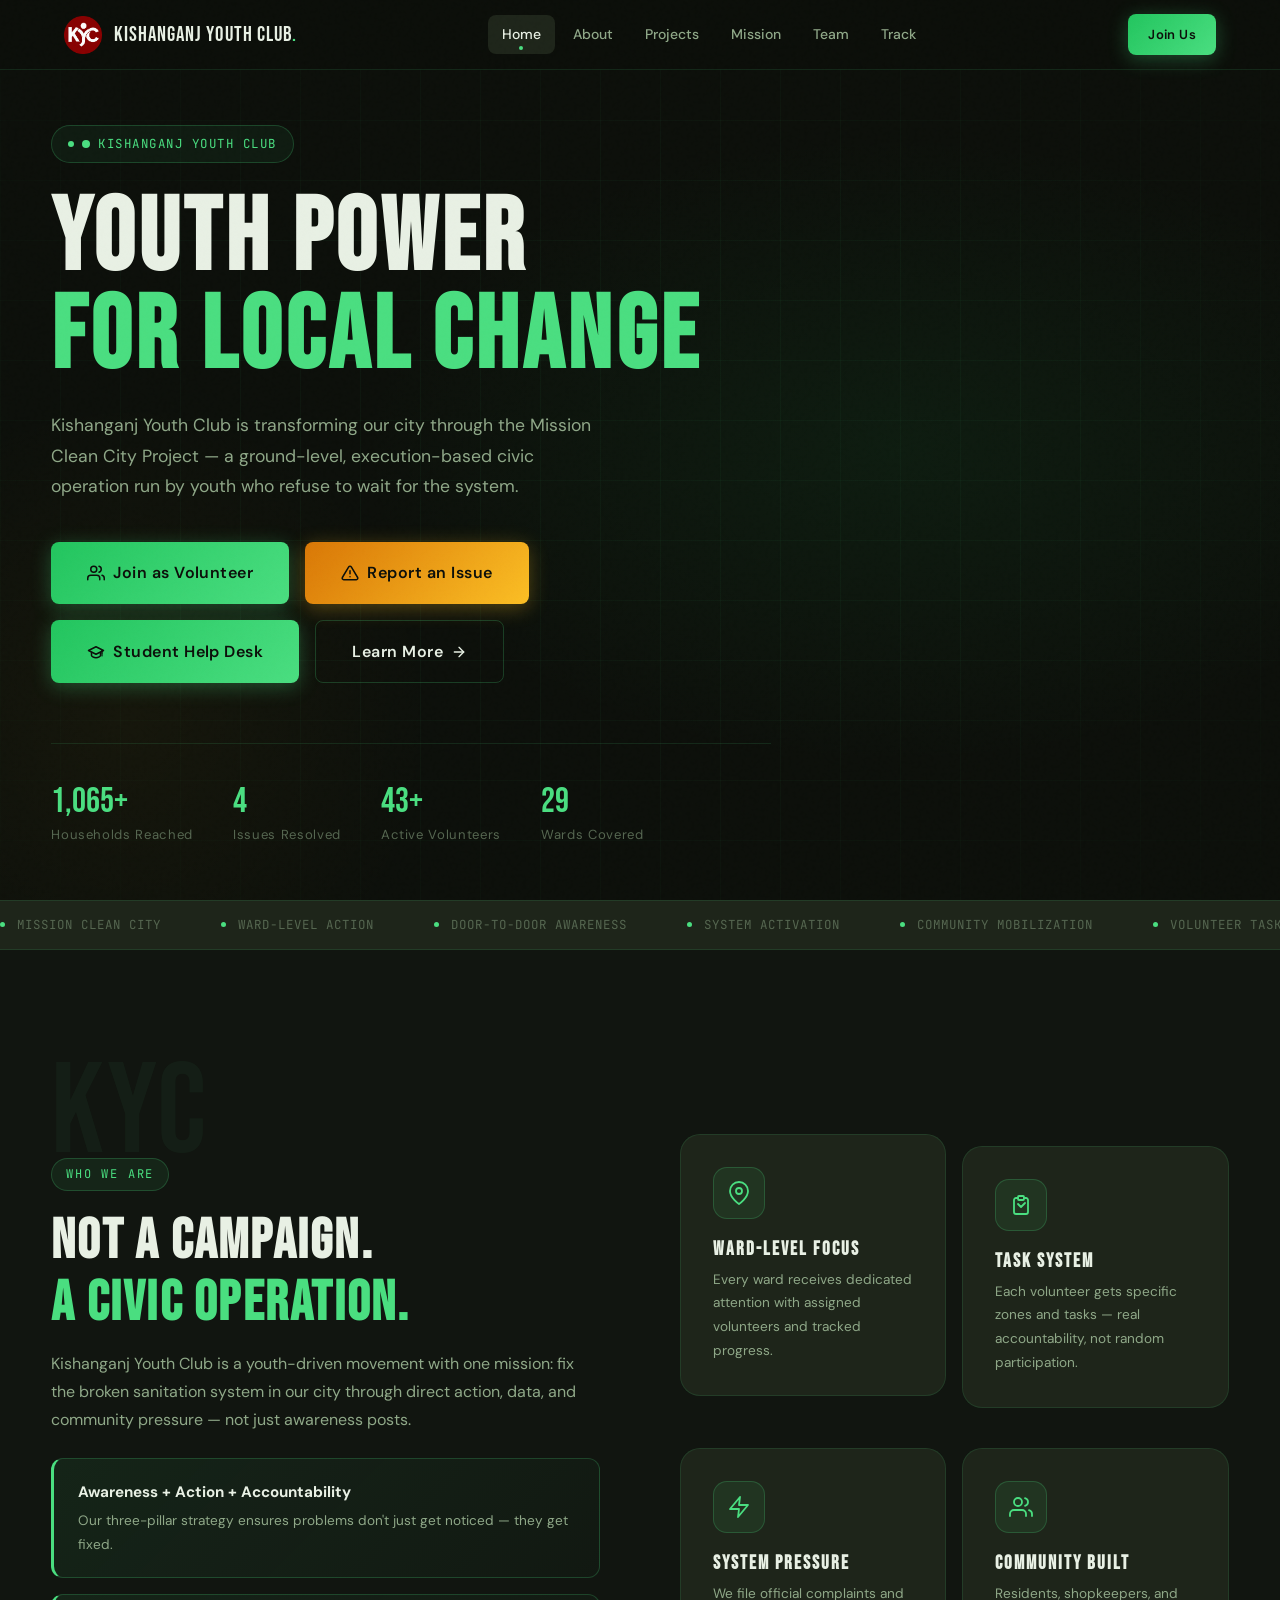
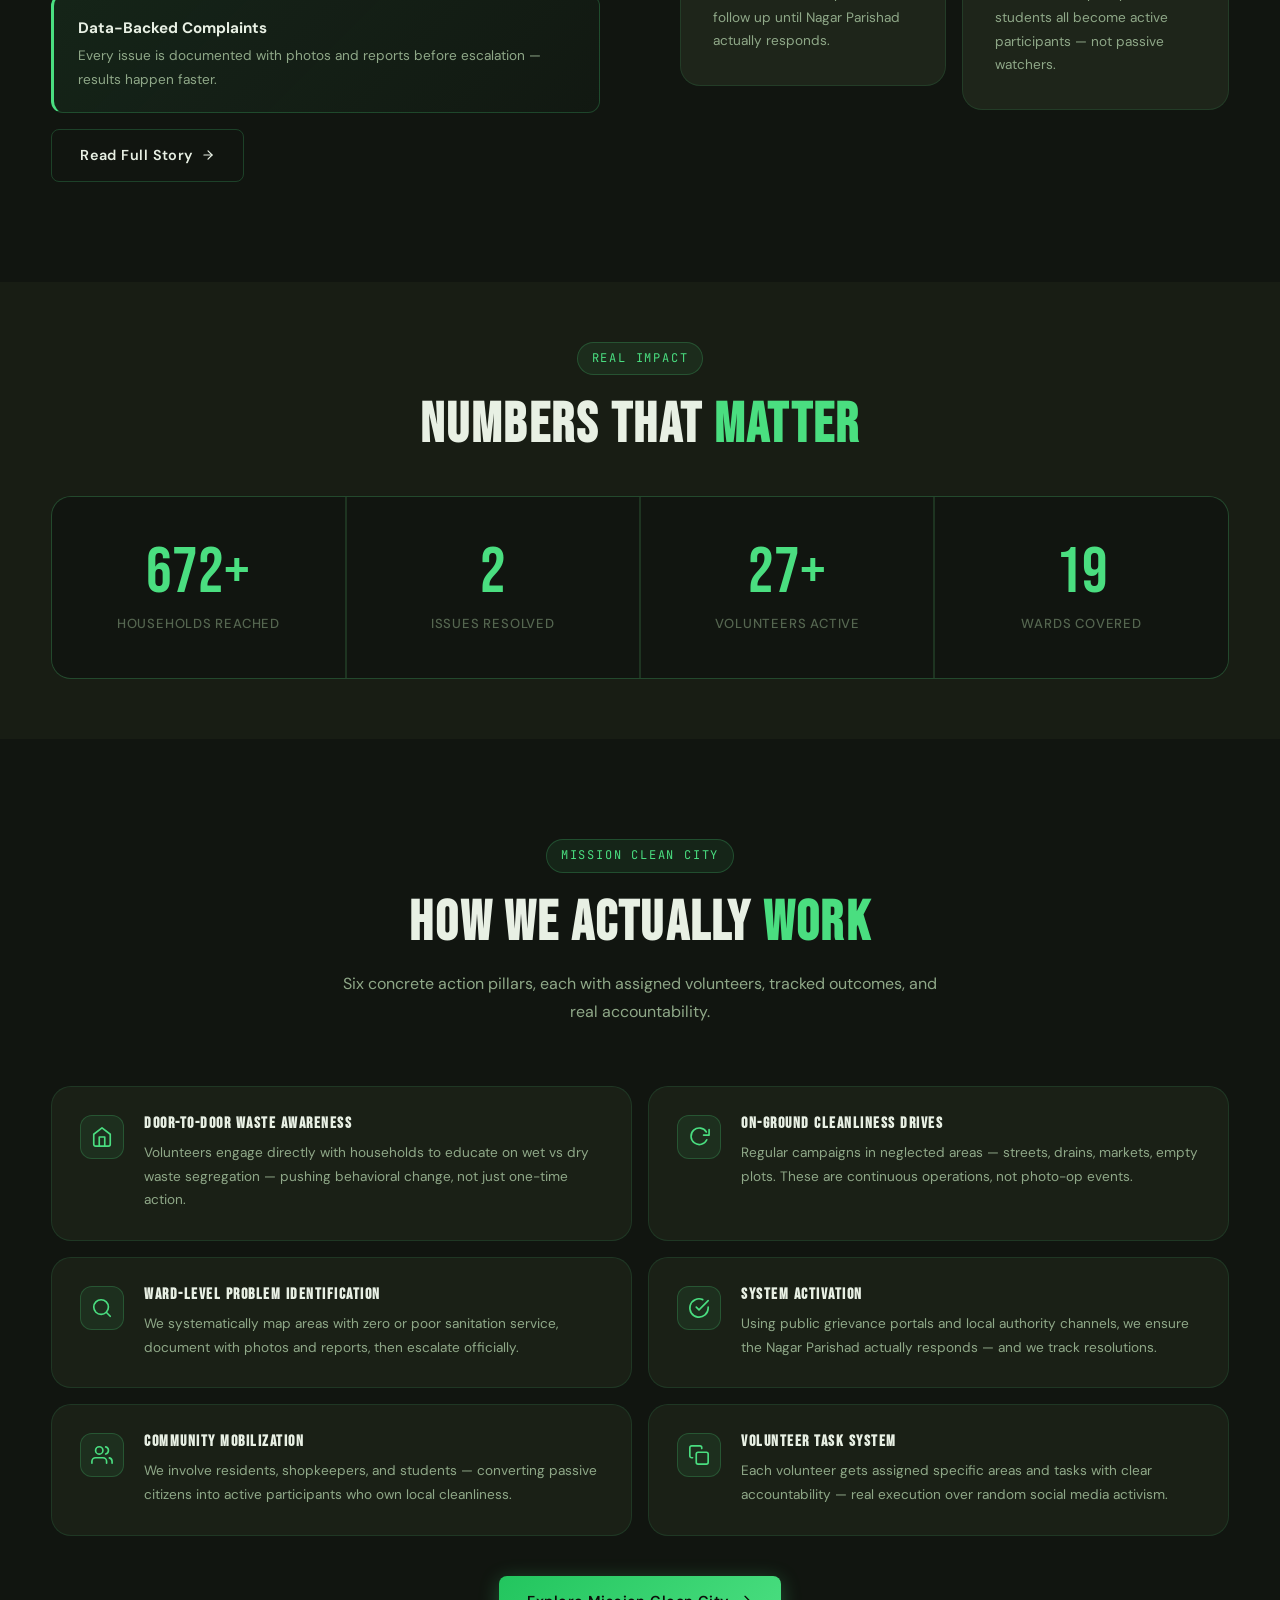
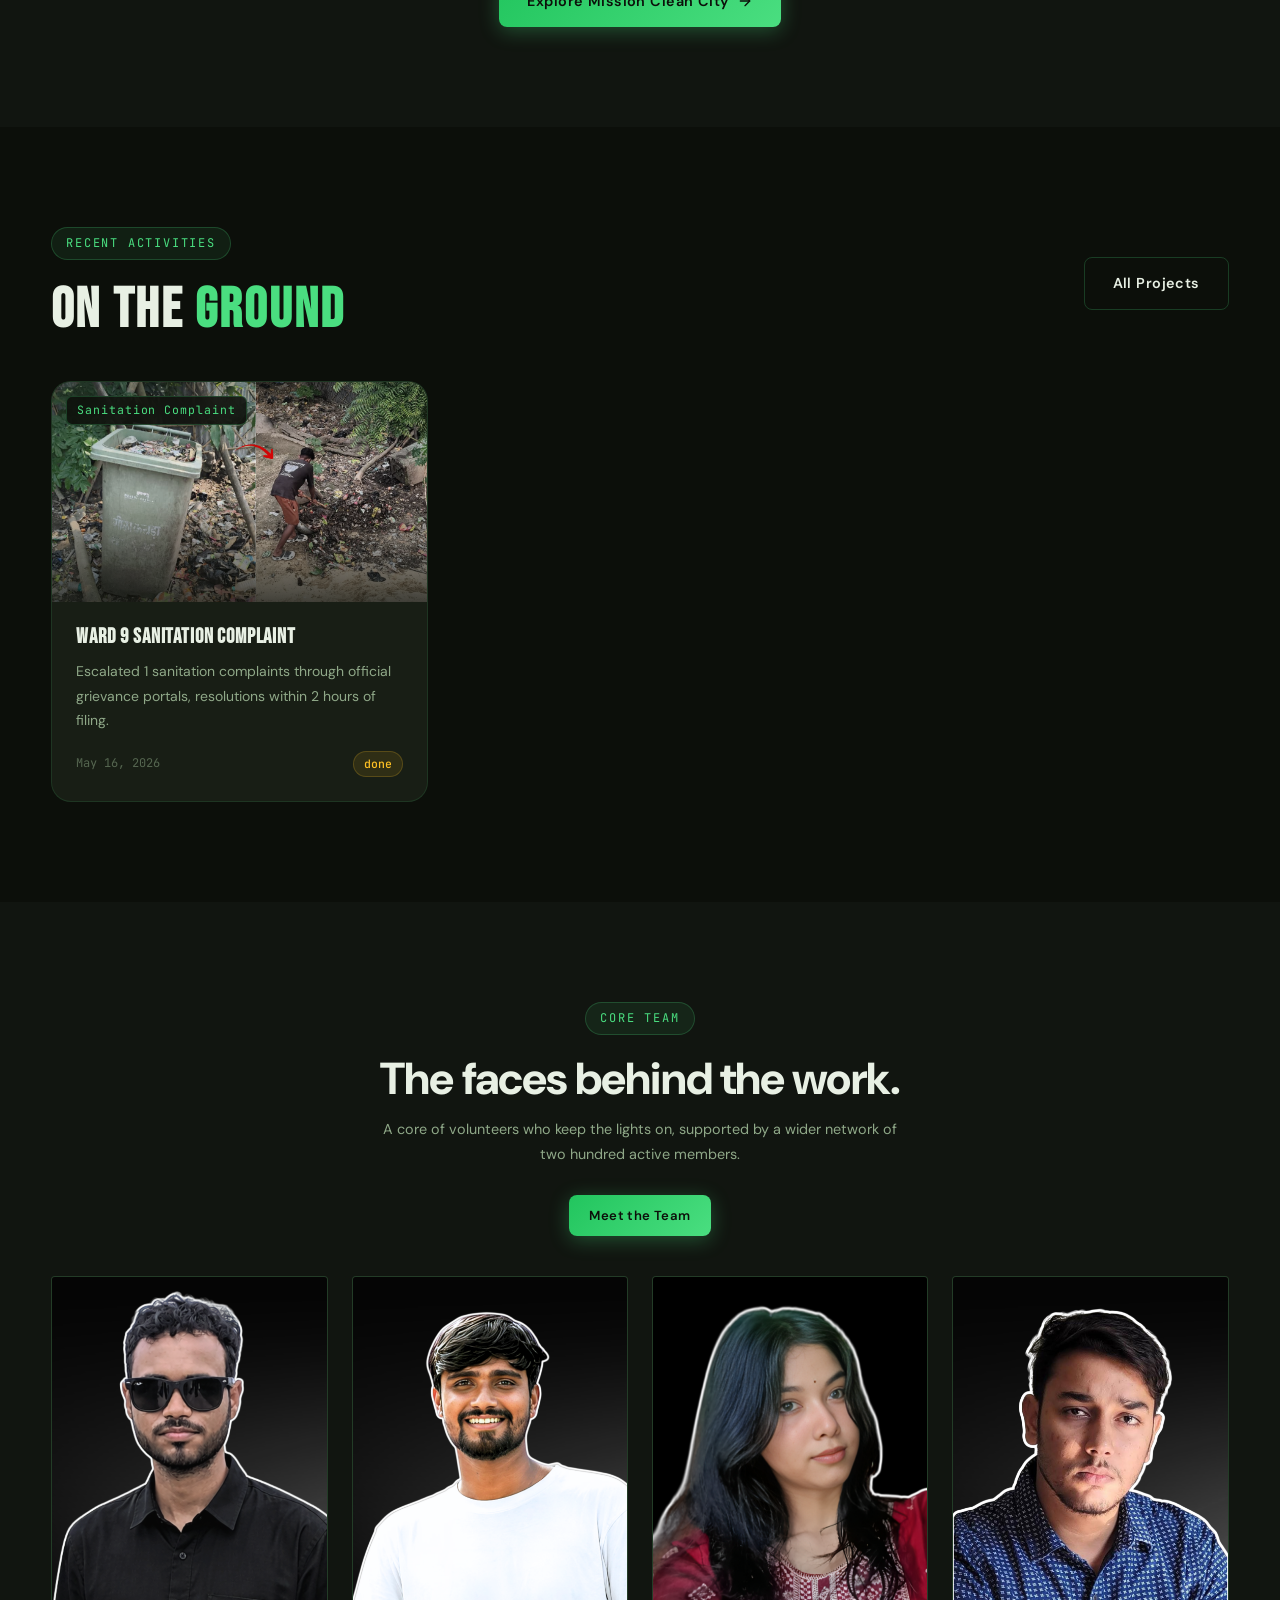
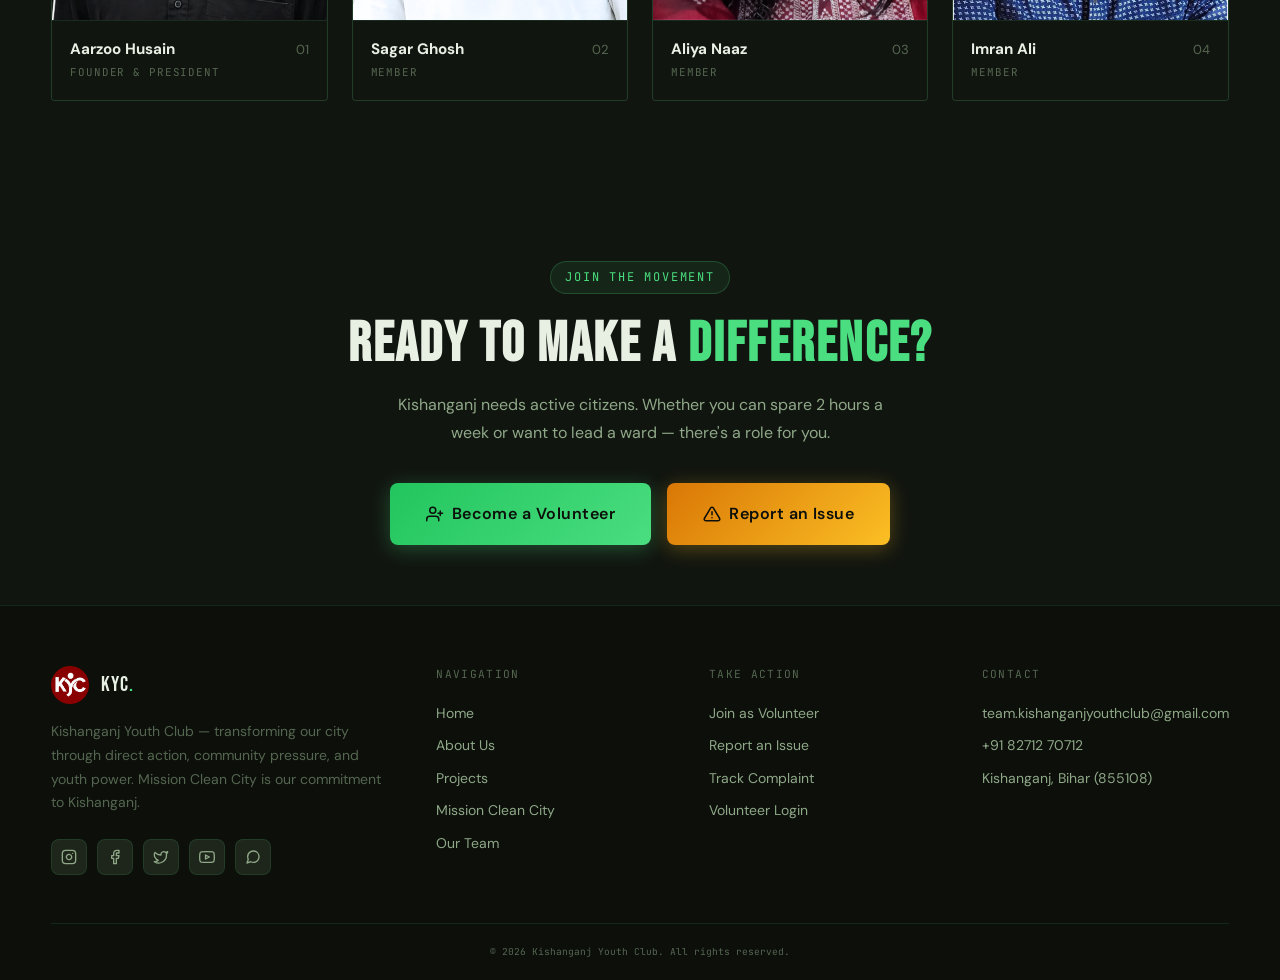
<file: index.html>
<!DOCTYPE html>
<html lang="en">

<head>
  <meta charset="UTF-8" />
  <meta name="viewport" content="width=device-width, initial-scale=1.0" />
  <meta name="description"
    content="Kishanganj Youth Club — Youth Power for Local Change. Mission Clean City Project transforming Kishanganj through civic action." />
  <title>Kishanganj Youth Club — Youth Power for Local Change</title>
  <link rel="stylesheet" href="style.css" />
  <link rel="icon" type="image/png" href="favicon.png">
  <meta name="google-site-verification" content="MLb8j_m7GaNTfgW96zHIq0Y_s1Ss4n9DYhVwc1Vkq7A" />
</head>




<body>


  <!-- ─────────────────────────────── NAVBAR ──────────────────── -->
  <nav class="navbar" id="navbar">
    <a href="index.html" class="nav-logo">
      <img src="assets/logo.png" alt="KYC Logo" class="nav-logo-img">
      <span class="nav-logo-text">KISHANGANJ YOUTH CLUB<span>.</span></span>
    </a>

    <div class="nav-links">
      <a href="index.html" class="nav-link">Home</a>
      <a href="about.html" class="nav-link">About</a>
      <a href="projects.html" class="nav-link">Projects</a>
      <a href="mission.html" class="nav-link">Mission</a>
      <a href="team.html" class="nav-link">Team</a>
      <a href="track.html" class="nav-link">Track</a>
    </div>

    <div class="flex gap-8">
      <a href="join.html" class="btn btn-primary btn-sm nav-cta">Join Us</a>

    </div>

    <button class="hamburger" id="hamburger" aria-label="Toggle menu">
      <span></span><span></span><span></span>
    </button>
  </nav>

  <!-- MOBILE MENU -->
  <div class="mobile-menu" id="mobileMenu">
    <a href="index.html" class="nav-link">Home</a>
    <a href="about.html" class="nav-link">About</a>
    <a href="projects.html" class="nav-link">Projects</a>
    <a href="mission.html" class="nav-link">Mission</a>
    <a href="team.html" class="nav-link">Team</a>
    <a href="track.html" class="nav-link">Track Status</a>
    <a href="join.html" class="nav-link">Join Us</a>

  </div>

  <!-- ─────────────────────────────── HERO ────────────────────── -->
  <section class="hero">
    <div class="hero-bg"></div>
    <div class="hero-grid"></div>

    <!-- floating badges -->


    <div class="container" style="position:relative;z-index:2">
      <div class="hero-content">

        <div class="hero-eyebrow">
          <span class="live-dot"></span>
          KISHANGANJ YOUTH CLUB
        </div>

        <h1 class="hero-title">
          Youth Power
          <span class="line-2">For Local Change</span>
        </h1>

        <p class="hero-desc">
          Kishanganj Youth Club is transforming our city through the Mission Clean City
          Project — a ground-level, execution-based civic operation run by youth who
          refuse to wait for the system.
        </p>

        <div class="hero-btns">
          <a href="join.html" class="btn btn-primary btn-lg">
            <svg viewBox="0 0 24 24" width="18" height="18" fill="none" stroke="currentColor" stroke-width="2"
              stroke-linecap="round" stroke-linejoin="round">
              <path d="M17 21v-2a4 4 0 0 0-4-4H5a4 4 0 0 0-4 4v2" />
              <circle cx="9" cy="7" r="4" />
              <path d="M23 21v-2a4 4 0 0 0-3-3.87" />
              <path d="M16 3.13a4 4 0 0 1 0 7.75" />
            </svg>
            Join as Volunteer
          </a>
          <a href="mission.html" class="btn btn-amber btn-lg">
            <svg viewBox="0 0 24 24" width="18" height="18" fill="none" stroke="currentColor" stroke-width="2"
              stroke-linecap="round" stroke-linejoin="round">
              <path d="M10.29 3.86L1.82 18a2 2 0 0 0 1.71 3h16.94a2 2 0 0 0 1.71-3L13.71 3.86a2 2 0 0 0-3.42 0z" />
              <line x1="12" y1="9" x2="12" y2="13" />
              <line x1="12" y1="17" x2="12.01" y2="17" />
            </svg>
            Report an Issue
          </a>

          <a href="student-help-desk-login.html" class="btn btn-primary btn-lg">
            <svg viewBox="0 0 24 24" width="18" height="18" fill="none" stroke="currentColor" stroke-width="2"
              stroke-linecap="round" stroke-linejoin="round">

              <!-- Graduation cap -->
              <path d="M2 10l10-5 10 5-10 5L2 10z" />

              <!-- Cap base -->
              <path d="M6 12.5v4.2c0 .8 2.7 2.8 6 2.8s6-2 6-2.8v-4.2" />

              <!-- Cap tassel -->
              <path d="M20 10v5" />
              <path d="M20 17h.01" />

            </svg>

            Student Help Desk
          </a>

          <a href="about.html" class="btn btn-outline btn-lg">
            Learn More
            <svg viewBox="0 0 24 24" width="16" height="16" fill="none" stroke="currentColor" stroke-width="2"
              stroke-linecap="round" stroke-linejoin="round">
              <line x1="5" y1="12" x2="19" y2="12" />
              <polyline points="12 5 19 12 12 19" />
            </svg>
          </a>
        </div>



        <div class="hero-stats">
          <div>
            <div class="hero-stat-num"><span data-count="1200" data-suffix="+">0+</span></div>
            <div class="hero-stat-label">Households Reached</div>
          </div>
          <div>
            <div class="hero-stat-num"><span data-count="05">0</span></div>
            <div class="hero-stat-label">Issues Resolved</div>
          </div>
          <div>
            <div class="hero-stat-num"><span data-count="50" data-suffix="+">0+</span></div>
            <div class="hero-stat-label">Active Volunteers</div>
          </div>
          <div>
            <div class="hero-stat-num"><span data-count="34">0</span></div>
            <div class="hero-stat-label">Wards Covered</div>
          </div>
        </div>
      </div>
    </div>


  </section>

  <!-- ─────────────────────────────── TICKER ──────────────────── -->
  <div class="ticker-wrap">
    <div class="ticker-inner">
      <div class="ticker-item"><span class="ticker-dot"></span>MISSION CLEAN CITY</div>
      <div class="ticker-item"><span class="ticker-dot"></span>WARD-LEVEL ACTION</div>
      <div class="ticker-item"><span class="ticker-dot"></span>DOOR-TO-DOOR AWARENESS</div>
      <div class="ticker-item"><span class="ticker-dot"></span>SYSTEM ACTIVATION</div>
      <div class="ticker-item"><span class="ticker-dot"></span>COMMUNITY MOBILIZATION</div>
      <div class="ticker-item"><span class="ticker-dot"></span>VOLUNTEER TASK SYSTEM</div>
      <div class="ticker-item"><span class="ticker-dot"></span>ACCOUNTABILITY CULTURE</div>
      <div class="ticker-item"><span class="ticker-dot"></span>KISHANGANJ YOUTH CLUB</div>
      <!-- duplicated by JS for seamless loop -->
    </div>
  </div>

  <!-- ─────────────────────────── ABOUT PREVIEW ───────────────── -->
  <section class="section about-preview">
    <div class="container">
      <div class="grid-2" style="gap:80px">
        <div>
          <div class="big-text" style="margin-bottom:-20px">KYC</div>
          <div class="section-tag fade-in">Who We Are</div>
          <h2 class="section-heading fade-in">Not a Campaign.<br><span>A Civic Operation.</span></h2>
          <p class="fade-in mb-24">
            Kishanganj Youth Club is a youth-driven movement with one mission: fix the
            broken sanitation system in our city through direct action, data, and
            community pressure — not just awareness posts.
          </p>

          <div class="highlight-box fade-in mb-16">
            <strong style="color:var(--text);font-size:.95rem">Awareness + Action + Accountability</strong>
            <p style="margin-top:4px;font-size:.85rem">Our three-pillar strategy ensures problems don't just get noticed
              — they get fixed.</p>
          </div>
          <div class="highlight-box fade-in mb-24">
            <strong style="color:var(--text);font-size:.95rem">Data-Backed Complaints</strong>
            <p style="margin-top:4px;font-size:.85rem">Every issue is documented with photos and reports before
              escalation — results happen faster.</p>
          </div>
          <a href="about.html" class="btn btn-outline fade-in">
            Read Full Story
            <svg viewBox="0 0 24 24" width="14" height="14" fill="none" stroke="currentColor" stroke-width="2"
              stroke-linecap="round" stroke-linejoin="round">
              <line x1="5" y1="12" x2="19" y2="12" />
              <polyline points="12 5 19 12 12 19" />
            </svg>
          </a>
        </div>

        <div>
          <div class="grid-2" style="gap:16px">

            <div class="card fade-in fade-in-delay-1" style="background:var(--surface)">
              <div class="feat-icon">
                <!-- Map pin icon -->
                <svg viewBox="0 0 24 24">
                  <path d="M21 10c0 7-9 13-9 13s-9-6-9-13a9 9 0 0 1 18 0z" />
                  <circle cx="12" cy="10" r="3" />
                </svg>
              </div>
              <h4 style="color:var(--text);margin-bottom:8px;letter-spacing: 2px;">Ward-Level Focus</h4>
              <p style="font-size:.85rem">Every ward receives dedicated attention with assigned volunteers and tracked
                progress.</p>
            </div>

            <div class="card fade-in fade-in-delay-2" style="background:var(--surface);margin-top:24px">
              <div class="feat-icon">
                <!-- Clipboard check icon -->
                <svg viewBox="0 0 24 24">
                  <path d="M9 5H7a2 2 0 0 0-2 2v12a2 2 0 0 0 2 2h10a2 2 0 0 0 2-2V7a2 2 0 0 0-2-2h-2" />
                  <rect x="9" y="3" width="6" height="4" rx="1" />
                  <polyline points="9 11 12 14 16 10" />
                </svg>
              </div>
              <h4 style="color:var(--text);margin-bottom:8px;letter-spacing: 2px;">Task System</h4>
              <p style="font-size:.85rem">Each volunteer gets specific zones and tasks — real accountability, not random
                participation.</p>
            </div>

            <div class="card fade-in fade-in-delay-3" style="background:var(--surface)">
              <div class="feat-icon">
                <!-- Zap icon -->
                <svg viewBox="0 0 24 24">
                  <polygon points="13 2 3 14 12 14 11 22 21 10 12 10 13 2" />
                </svg>
              </div>
              <h4 style="color:var(--text);margin-bottom:8px;letter-spacing: 2px;">System Pressure</h4>
              <p style="font-size:.85rem">We file official complaints and follow up until Nagar Parishad actually
                responds.</p>
            </div>

            <div class="card fade-in fade-in-delay-4" style="background:var(--surface);margin-top:24px">
              <div class="feat-icon">
                <!-- Users icon -->
                <svg viewBox="0 0 24 24">
                  <path d="M17 21v-2a4 4 0 0 0-4-4H5a4 4 0 0 0-4 4v2" />
                  <circle cx="9" cy="7" r="4" />
                  <path d="M23 21v-2a4 4 0 0 0-3-3.87" />
                  <path d="M16 3.13a4 4 0 0 1 0 7.75" />
                </svg>
              </div>
              <h4 style="color:var(--text);margin-bottom:8px;letter-spacing: 2px;">Community Built</h4>
              <p style="font-size:.85rem">Residents, shopkeepers, and students all become active participants — not
                passive watchers.</p>
            </div>

          </div>
        </div>
      </div>
    </div>
  </section>

  <!-- ─────────────────────────── IMPACT COUNTERS ──────────────── -->
  <section class="section-sm counters-section">
    <div class="container">
      <div class="text-center mb-40">
        <div class="section-tag fade-in">Real Impact</div>
        <h2 class="section-heading fade-in">Numbers That <span>Matter</span></h2>
      </div>
      <div class="counter-grid">
        <div class="counter-item">
          <div class="counter-num" data-count="1200" data-suffix="+">0+</div>
          <div class="counter-label">Households Reached</div>
        </div>
        <div class="counter-item">
          <div class="counter-num" data-count="05">0</div>
          <div class="counter-label">Issues Resolved</div>
        </div>
        <div class="counter-item">
          <div class="counter-num" data-count="50" data-suffix="+">0+</div>
          <div class="counter-label">Volunteers Active</div>
        </div>
        <div class="counter-item">
          <div class="counter-num" data-count="34">0</div>
          <div class="counter-label">Wards Covered</div>
        </div>
      </div>
    </div>
  </section>

  <!-- ─────────────────────────── MISSION STEPS ───────────────── -->
  <section class="section mission-section">
    <div class="container">
      <div class="text-center mb-60">
        <div class="section-tag fade-in">Mission Clean City</div>
        <h2 class="section-heading fade-in">How We Actually <span>Work</span></h2>
        <p class="section-sub fade-in">Six concrete action pillars, each with assigned volunteers, tracked outcomes, and
          real accountability.</p>
      </div>

      <div class="mission-steps">

        <div class="step-card fade-in">
          <div class="step-icon">
            <svg viewBox="0 0 24 24">
              <path d="M3 9l9-7 9 7v11a2 2 0 0 1-2 2H5a2 2 0 0 1-2-2z" />
              <polyline points="9 22 9 12 15 12 15 22" />
            </svg>
          </div>
          <div class="step-content">
            <h4>Door-to-Door Waste Awareness</h4>
            <p>Volunteers engage directly with households to educate on wet vs dry waste segregation — pushing
              behavioral change, not just one-time action.</p>
          </div>
        </div>

        <div class="step-card fade-in fade-in-delay-1">
          <div class="step-icon">
            <svg viewBox="0 0 24 24">
              <polyline points="23 4 23 10 17 10" />
              <path d="M20.49 15a9 9 0 1 1-.49-8.49" />
            </svg>
          </div>
          <div class="step-content">
            <h4>On-Ground Cleanliness Drives</h4>
            <p>Regular campaigns in neglected areas — streets, drains, markets, empty plots. These are continuous
              operations, not photo-op events.</p>
          </div>
        </div>

        <div class="step-card fade-in fade-in-delay-2">
          <div class="step-icon">
            <svg viewBox="0 0 24 24">
              <circle cx="11" cy="11" r="8" />
              <line x1="21" y1="21" x2="16.65" y2="16.65" />
            </svg>
          </div>
          <div class="step-content">
            <h4>Ward-Level Problem Identification</h4>
            <p>We systematically map areas with zero or poor sanitation service, document with photos and reports, then
              escalate officially.</p>
          </div>
        </div>

        <div class="step-card fade-in fade-in-delay-3">
          <div class="step-icon">
            <svg viewBox="0 0 24 24">
              <path d="M22 11.08V12a10 10 0 1 1-5.93-9.14" />
              <polyline points="22 4 12 14.01 9 11.01" />
            </svg>
          </div>
          <div class="step-content">
            <h4>System Activation</h4>
            <p>Using public grievance portals and local authority channels, we ensure the Nagar Parishad actually
              responds — and we track resolutions.</p>
          </div>
        </div>

        <div class="step-card fade-in">
          <div class="step-icon">
            <svg viewBox="0 0 24 24">
              <path d="M17 21v-2a4 4 0 0 0-4-4H5a4 4 0 0 0-4 4v2" />
              <circle cx="9" cy="7" r="4" />
              <path d="M23 21v-2a4 4 0 0 0-3-3.87" />
              <path d="M16 3.13a4 4 0 0 1 0 7.75" />
            </svg>
          </div>
          <div class="step-content">
            <h4>Community Mobilization</h4>
            <p>We involve residents, shopkeepers, and students — converting passive citizens into active participants
              who own local cleanliness.</p>
          </div>
        </div>

        <div class="step-card fade-in fade-in-delay-1">
          <div class="step-icon">
            <svg viewBox="0 0 24 24">
              <rect x="9" y="9" width="13" height="13" rx="2" />
              <path d="M5 15H4a2 2 0 0 1-2-2V4a2 2 0 0 1 2-2h9a2 2 0 0 1 2 2v1" />
            </svg>
          </div>
          <div class="step-content">
            <h4>Volunteer Task System</h4>
            <p>Each volunteer gets assigned specific areas and tasks with clear accountability — real execution over
              random social media activism.</p>
          </div>
        </div>

      </div>

      <div class="text-center" style="margin-top:40px">
        <a href="mission.html" class="btn btn-primary">
          Explore Mission Clean City
          <svg viewBox="0 0 24 24" width="16" height="16" fill="none" stroke="currentColor" stroke-width="2"
            stroke-linecap="round" stroke-linejoin="round">
            <line x1="5" y1="12" x2="19" y2="12" />
            <polyline points="12 5 19 12 12 19" />
          </svg>
        </a>
      </div>
    </div>
  </section>

  <!-- ─────────────────────────── ACTIVITIES ──────────────────── -->
  <section class="section activities-section">
    <div class="container">
      <div class="flex-between mb-40">
        <div>
          <div class="section-tag">Recent Activities</div>
          <h2 class="section-heading" style="margin-bottom:0">On the <span>Ground</span></h2>
        </div>
        <a href="projects.html" class="btn btn-outline">
          All Projects

        </a>
      </div>
      <div class="activities-grid" id="activitiesGrid">
        <!-- Rendered by JS -->
      </div>
    </div>
  </section>

  <!-- ─────────────────────────── CORE TEAM ───────────────────── -->
  <section class="section home-team-section">
    <div class="container">
      <div class="home-team-header">
        <div class="section-tag fade-in">Core Team</div>
        <h2 class="fade-in">The faces behind the work.</h2>
        <p class="fade-in">A core of volunteers who keep the lights on, supported by a wider network of two hundred
          active members.</p>
        <a href="team.html" class="btn btn-primary btn-sm fade-in" style="display:inline-flex;margin-top:4px">Meet the
          Team</a>
      </div>

      <!-- Photo cards — 3 preview members -->
      <div class="photo-grid-home">

        <div class="photo-card fade-in">
          <div class="photo-card__portrait">
            <img src="../assets/team/aarzoo-1.png" alt="Md. Arman Khan">
          </div>
          <div class="photo-card__info">
            <div class="photo-card__text">
              <div class="photo-card__name">Aarzoo Husain</div>
              <div class="photo-card__role">Founder &amp; President</div>
            </div>
            <span class="photo-card__index">01</span>
          </div>
        </div>

        <div class="photo-card fade-in fade-in-delay-1">
          <div class="photo-card__portrait">
            <img src="../assets/team/sagar-photo.png" alt="Md. Arman Khan">
          </div>
          <div class="photo-card__info">
            <div class="photo-card__text">
              <div class="photo-card__name">Sagar Ghosh</div>
              <div class="photo-card__role">Member</div>
            </div>
            <span class="photo-card__index">02</span>
          </div>
        </div>

        <div class="photo-card fade-in fade-in-delay-2">
          <div class="photo-card__portrait">
            <img src="../assets/team/aaliya-photo.png" alt="Md. Arman Khan">
          </div>
          <div class="photo-card__info">
            <div class="photo-card__text">
              <div class="photo-card__name">Aliya Naaz</div>
              <div class="photo-card__role">Member</div>
            </div>
            <span class="photo-card__index">03</span>
          </div>
        </div>

        <div class="photo-card fade-in fade-in-delay-2">
          <div class="photo-card__portrait">
            <img src="../assets/team/imran-photo.png" alt="Md. Arman Khan">
          </div>
          <div class="photo-card__info">
            <div class="photo-card__text">
              <div class="photo-card__name">Imran Ali</div>
              <div class="photo-card__role">Member</div>
            </div>
            <span class="photo-card__index">04</span>
          </div>
        </div>

      </div><!-- /photo-grid-home -->
    </div>
  </section>

  <!-- ─────────────────────────── TESTIMONIALS ────────────────── -->


  <!-- ─────────────────────────── CTA BANNER ──────────────────── -->
  <section class="section-sm" style="background:var(--bg-2)">
    <div class="container text-center">
      <div class="section-tag fade-in">Join the Movement</div>
      <h2 class="section-heading fade-in">Ready to Make a <span>Difference?</span></h2>
      <p class="fade-in" style="max-width:520px;margin:0 auto 36px">
        Kishanganj needs active citizens. Whether you can spare 2 hours a week or want
        to lead a ward — there's a role for you.
      </p>
      <div class="flex-center gap-16 flex-wrap fade-in">
        <a href="join.html" class="btn btn-primary btn-lg">
          <svg viewBox="0 0 24 24" width="18" height="18" fill="none" stroke="currentColor" stroke-width="2"
            stroke-linecap="round" stroke-linejoin="round">
            <path d="M17 21v-2a4 4 0 0 0-4-4H5a4 4 0 0 0-4 4v2" />
            <circle cx="9" cy="7" r="4" />
            <line x1="19" y1="8" x2="19" y2="14" />
            <line x1="22" y1="11" x2="16" y2="11" />
          </svg>
          Become a Volunteer
        </a>
        <a href="mission.html" class="btn btn-amber btn-lg">
          <svg viewBox="0 0 24 24" width="18" height="18" fill="none" stroke="currentColor" stroke-width="2"
            stroke-linecap="round" stroke-linejoin="round">
            <path d="M10.29 3.86L1.82 18a2 2 0 0 0 1.71 3h16.94a2 2 0 0 0 1.71-3L13.71 3.86a2 2 0 0 0-3.42 0z" />
            <line x1="12" y1="9" x2="12" y2="13" />
            <line x1="12" y1="17" x2="12.01" y2="17" />
          </svg>
          Report an Issue
        </a>
      </div>
    </div>
  </section>

  <!-- ─────────────────────────── FOOTER ──────────────────────── -->
  <footer class="footer">
    <div class="container">
      <div class="footer-grid">

        <div>
          <div class="nav-logo" style="margin-bottom:16px">
            <img src="assets/logo.png" alt="KYC Logo" class="nav-logo-img">
            <span class="nav-logo-text">KYC<span>.</span></span>
          </div>
          <p class="footer-brand-desc">Kishanganj Youth Club — transforming our city through direct action, community
            pressure, and youth power. Mission Clean City is our commitment to Kishanganj.</p>
          <div class="social-links">
            <a href="#" class="social-link" title="Instagram">
              <svg viewBox="0 0 24 24">
                <rect x="2" y="2" width="20" height="20" rx="5" />
                <path d="M16 11.37A4 4 0 1 1 12.63 8 4 4 0 0 1 16 11.37z" />
                <line x1="17.5" y1="6.5" x2="17.51" y2="6.5" />
              </svg>
            </a>
            <a href="#" class="social-link" title="Facebook">
              <svg viewBox="0 0 24 24">
                <path d="M18 2h-3a5 5 0 0 0-5 5v3H7v4h3v8h4v-8h3l1-4h-4V7a1 1 0 0 1 1-1h3z" />
              </svg>
            </a>
            <a href="#" class="social-link" title="Twitter / X">
              <svg viewBox="0 0 24 24">
                <path
                  d="M22 4s-.7 2.1-2 3.4c1.6 10-9.4 17.3-18 11.6 2.2.1 4.4-.6 6-2C3 15.5.5 9.6 3 5c2.2 2.6 5.6 4.1 9 4-.9-4.2 4-6.6 7-3.8 1.1 0 3-1.2 3-1.2z" />
              </svg>
            </a>
            <a href="#" class="social-link" title="YouTube">
              <svg viewBox="0 0 24 24">
                <path
                  d="M22.54 6.42a2.78 2.78 0 0 0-1.95-1.96C18.88 4 12 4 12 4s-6.88 0-8.59.46a2.78 2.78 0 0 0-1.95 1.96A29 29 0 0 0 1 12a29 29 0 0 0 .46 5.58A2.78 2.78 0 0 0 3.41 19.6C5.12 20 12 20 12 20s6.88 0 8.59-.46a2.78 2.78 0 0 0 1.95-1.96A29 29 0 0 0 23 12a29 29 0 0 0-.46-5.58z" />
                <polygon points="9.75 15.02 15.5 12 9.75 8.98 9.75 15.02" />
              </svg>
            </a>
            <a href="#" class="social-link" title="WhatsApp">
              <svg viewBox="0 0 24 24">
                <path
                  d="M21 11.5a8.38 8.38 0 0 1-.9 3.8 8.5 8.5 0 0 1-7.6 4.7 8.38 8.38 0 0 1-3.8-.9L3 21l1.9-5.7a8.38 8.38 0 0 1-.9-3.8 8.5 8.5 0 0 1 4.7-7.6 8.38 8.38 0 0 1 3.8-.9h.5a8.48 8.48 0 0 1 8 8v.5z" />
              </svg>
            </a>
          </div>
        </div>

        <div>
          <div class="footer-heading">Navigation</div>
          <div class="footer-links">
            <a href="index.html" class="footer-link">Home</a>
            <a href="about.html" class="footer-link">About Us</a>
            <a href="projects.html" class="footer-link">Projects</a>
            <a href="mission.html" class="footer-link">Mission Clean City</a>
            <a href="team.html" class="footer-link">Our Team</a>
          </div>
        </div>

        <div>
          <div class="footer-heading">Take Action</div>
          <div class="footer-links">
            <a href="join.html" class="footer-link">Join as Volunteer</a>
            <a href="mission.html" class="footer-link">Report an Issue</a>
            <a href="track.html" class="footer-link">Track Complaint</a>
            <a href="volunteer-login.html" class="footer-link">Volunteer Login</a>
          </div>
        </div>

        <div>
          <div class="footer-heading">Contact</div>
          <div class="footer-links">
            <a href="mailto:team.kishanganjyouthclub@gmail.com"
              class="footer-link">team.kishanganjyouthclub@gmail.com</a>
            <a href="tel:+918271270712" class="footer-link">+91 82712 70712</a>
            <span class="footer-link" style="cursor:default">Kishanganj, Bihar (855108)</span>
          </div>
        </div>

      </div>

      <div class="footer-bottom">
        <span>© 2026 Kishanganj Youth Club. All rights reserved.</span>

      </div>
    </div>
  </footer>

  <script src="script.js"></script>
</body>

</html>
</file>
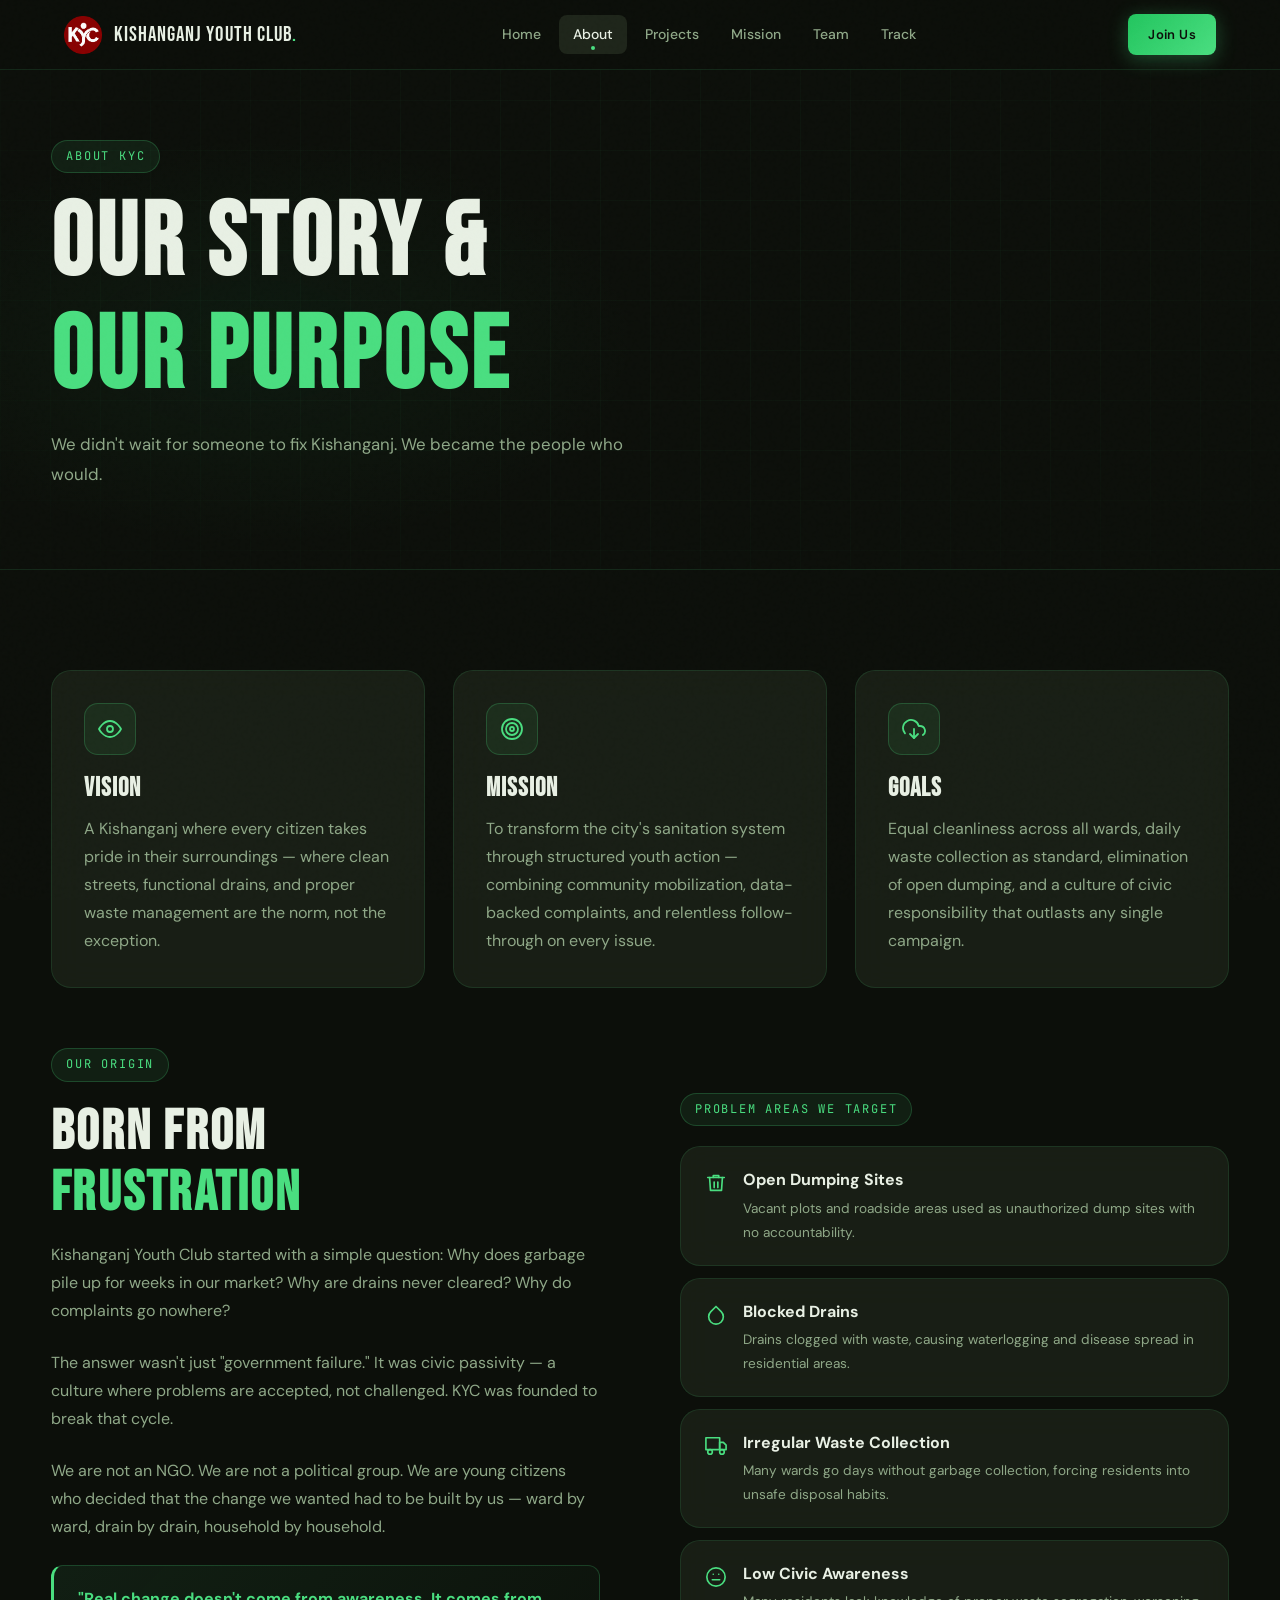
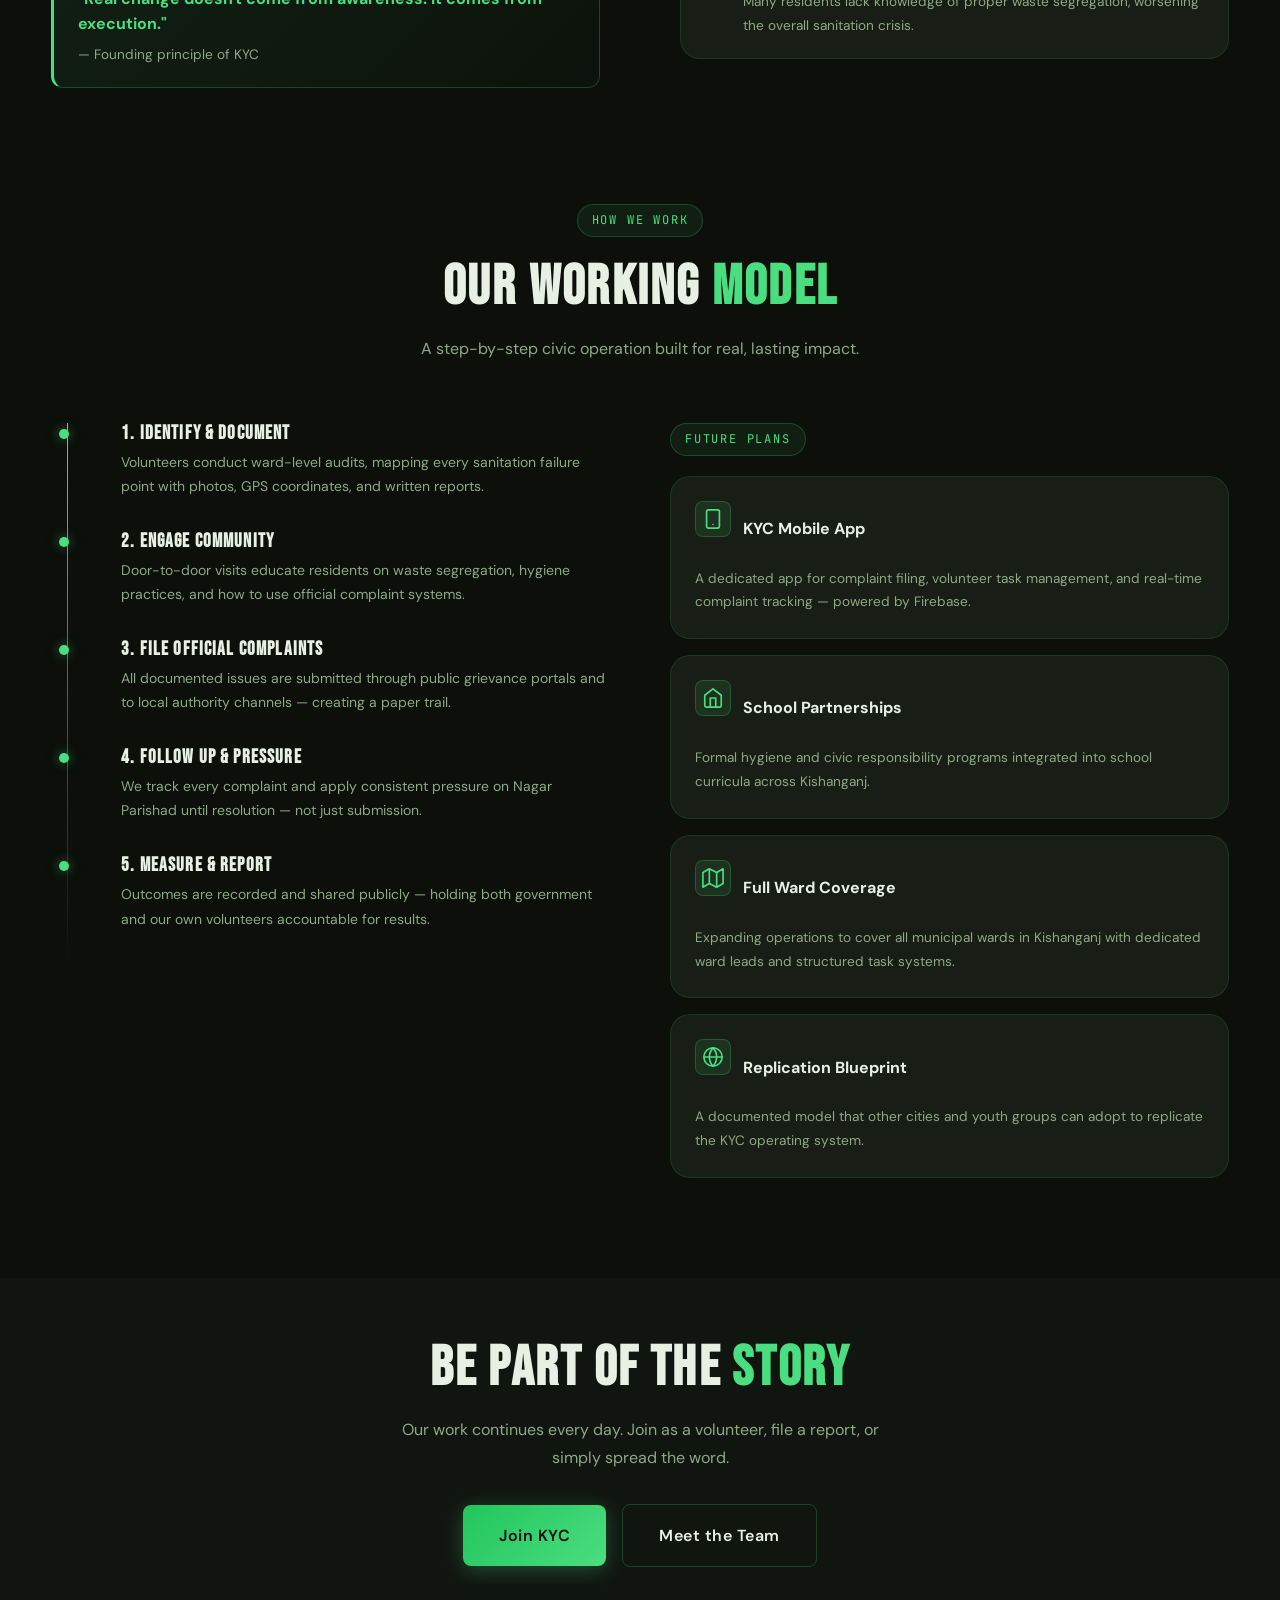
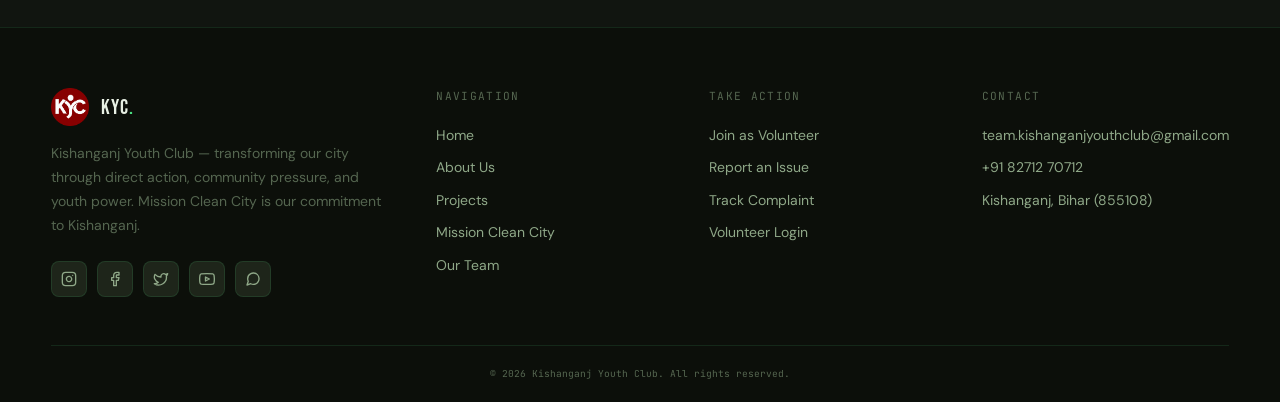
<file: about.html>
<!DOCTYPE html>
<html lang="en">
<head>
  <meta charset="UTF-8" />
  <meta name="viewport" content="width=device-width, initial-scale=1.0" />
  <meta name="description" content="About Kishanganj Youth Club — Our vision, mission, working model, and future plans." />
  <title>About — Kishanganj Youth Club</title>
  <link rel="icon" type="image/png" href="favicon.png">
  <link rel="stylesheet" href="style.css" />
</head>
<body>

  <nav class="navbar" id="navbar">
    <a href="index.html" class="nav-logo">
      <img src="assets/logo.png" alt="KYC Logo" class="nav-logo-img">
      <span class="nav-logo-text">KISHANGANJ YOUTH CLUB<span>.</span></span>
    </a>
    <div class="nav-links">
      <a href="index.html"    class="nav-link">Home</a>
      <a href="about.html"    class="nav-link">About</a>
      <a href="projects.html" class="nav-link">Projects</a>
      <a href="mission.html"  class="nav-link">Mission</a>
      <a href="team.html"     class="nav-link">Team</a>
      <a href="track.html"    class="nav-link">Track</a>
    </div>
    <div class="flex gap-8">
      <a href="join.html" class="btn btn-primary btn-sm nav-cta">Join Us</a>
    </div>
    <button class="hamburger" id="hamburger"><span></span><span></span><span></span></button>
  </nav>
  <div class="mobile-menu" id="mobileMenu">
    <a href="index.html"    class="nav-link">Home</a>
    <a href="about.html"    class="nav-link">About</a>
    <a href="projects.html" class="nav-link">Projects</a>
    <a href="mission.html"  class="nav-link">Mission</a>
    <a href="team.html"     class="nav-link">Team</a>
    <a href="track.html"    class="nav-link">Track Status</a>
    <a href="join.html"     class="nav-link">Join Us</a>
  
  </div>

  <!-- PAGE HERO -->
  <section class="page-hero">
    <div class="hero-grid"></div>
    <div class="container" style="position:relative;z-index:2">
      <div class="page-hero-tag section-tag fade-in">About KYC</div>
      <h1 class="page-hero-title fade-in">Our Story &<br><span>Our Purpose</span></h1>
      <p class="page-hero-sub fade-in">We didn't wait for someone to fix Kishanganj. We became the people who would.</p>
    </div>
  </section>

  <!-- VISION / MISSION / GOALS -->
  <section class="section">
    <div class="container">
      <div class="grid-3 mb-60">
        <div class="card fade-in">
          <div class="feat-icon"><svg viewBox="0 0 24 24" width="22" height="22" fill="none" stroke="var(--green)" stroke-width="1.8" stroke-linecap="round" stroke-linejoin="round"><path d="M1 12s4-8 11-8 11 8 11 8-4 8-11 8-11-8-11-8z"/><circle cx="12" cy="12" r="3"/></svg></div>
          <h3 style="font-size:1.6rem;margin-bottom:12px">Vision</h3>
          <p>A Kishanganj where every citizen takes pride in their surroundings — where clean streets, functional drains, and proper waste management are the norm, not the exception.</p>
        </div>
        <div class="card fade-in fade-in-delay-1">
          <div class="feat-icon"><svg viewBox="0 0 24 24" width="22" height="22" fill="none" stroke="var(--green)" stroke-width="1.8" stroke-linecap="round" stroke-linejoin="round"><circle cx="12" cy="12" r="10"/><circle cx="12" cy="12" r="6"/><circle cx="12" cy="12" r="2"/></svg></div>
          <h3 style="font-size:1.6rem;margin-bottom:12px">Mission</h3>
          <p>To transform the city's sanitation system through structured youth action — combining community mobilization, data-backed complaints, and relentless follow-through on every issue.</p>
        </div>
        <div class="card fade-in fade-in-delay-2">
          <div class="feat-icon"><svg viewBox="0 0 24 24" width="22" height="22" fill="none" stroke="var(--green)" stroke-width="1.8" stroke-linecap="round" stroke-linejoin="round"><polyline points="8 17 12 21 16 17"/><line x1="12" y1="12" x2="12" y2="21"/><path d="M20.88 18.09A5 5 0 0 0 18 9h-1.26A8 8 0 1 0 3 16.29"/></svg></div>
          <h3 style="font-size:1.6rem;margin-bottom:12px">Goals</h3>
          <p>Equal cleanliness across all wards, daily waste collection as standard, elimination of open dumping, and a culture of civic responsibility that outlasts any single campaign.</p>
        </div>
      </div>

      <!-- ORIGIN STORY -->
      <div class="grid-2" style="gap:80px;align-items:center;margin-bottom:100px">
        <div>
          <div class="section-tag fade-in">Our Origin</div>
          <h2 class="section-heading fade-in">Born From<br><span>Frustration</span></h2>
          <p class="fade-in mb-24">
            Kishanganj Youth Club started with a simple question: Why does garbage pile up for weeks in our market? Why are drains never cleared? Why do complaints go nowhere?
          </p>
          <p class="fade-in mb-24">
            The answer wasn't just "government failure." It was civic passivity — a culture where problems are accepted, not challenged. KYC was founded to break that cycle.
          </p>
          <p class="fade-in mb-24">
            We are not an NGO. We are not a political group. We are young citizens who decided that the change we wanted had to be built by us — ward by ward, drain by drain, household by household.
          </p>
          <div class="highlight-box fade-in">
            <strong style="color:var(--green)">"Real change doesn't come from awareness. It comes from execution."</strong>
            <p style="margin-top:6px;font-size:0.85rem">— Founding principle of KYC</p>
          </div>
        </div>
        <div>
          <!-- Problem Cards -->
          <div class="section-tag fade-in mb-16">Problem Areas We Target</div>
          <div style="display:flex;flex-direction:column;gap:12px">
            <div class="card fade-in" style="padding:20px 24px;display:flex;gap:16px;align-items:flex-start">
              <span style="font-size:1.5rem"><svg viewBox="0 0 24 24" width="22" height="22" fill="none" stroke="var(--green)" stroke-width="1.8" stroke-linecap="round" stroke-linejoin="round"><polyline points="3 6 5 6 21 6"/><path d="M19 6l-1 14H6L5 6"/><path d="M10 11v6"/><path d="M14 11v6"/><path d="M9 6V4h6v2"/></svg></span>
              <div><strong style="color:var(--text)">Open Dumping Sites</strong><p style="font-size:0.85rem;margin-top:4px">Vacant plots and roadside areas used as unauthorized dump sites with no accountability.</p></div>
            </div>
            <div class="card fade-in fade-in-delay-1" style="padding:20px 24px;display:flex;gap:16px;align-items:flex-start">
              <span style="font-size:1.5rem"><svg viewBox="0 0 24 24" width="22" height="22" fill="none" stroke="var(--green)" stroke-width="1.8" stroke-linecap="round" stroke-linejoin="round"><path d="M12 2.69l5.66 5.66a8 8 0 1 1-11.31 0z"/></svg></span>
              <div><strong style="color:var(--text)">Blocked Drains</strong><p style="font-size:0.85rem;margin-top:4px">Drains clogged with waste, causing waterlogging and disease spread in residential areas.</p></div>
            </div>
            <div class="card fade-in fade-in-delay-2" style="padding:20px 24px;display:flex;gap:16px;align-items:flex-start">
              <span style="font-size:1.5rem"><svg viewBox="0 0 24 24" width="22" height="22" fill="none" stroke="var(--green)" stroke-width="1.8" stroke-linecap="round" stroke-linejoin="round"><rect x="1" y="3" width="15" height="13"/><polygon points="16 8 20 8 23 11 23 16 16 16 16 8"/><circle cx="5.5" cy="18.5" r="2.5"/><circle cx="18.5" cy="18.5" r="2.5"/></svg></span>
              <div><strong style="color:var(--text)">Irregular Waste Collection</strong><p style="font-size:0.85rem;margin-top:4px">Many wards go days without garbage collection, forcing residents into unsafe disposal habits.</p></div>
            </div>
            <div class="card fade-in fade-in-delay-3" style="padding:20px 24px;display:flex;gap:16px;align-items:flex-start">
              <span style="font-size:1.5rem"><svg viewBox="0 0 24 24" width="22" height="22" fill="none" stroke="var(--green)" stroke-width="1.8" stroke-linecap="round" stroke-linejoin="round"><circle cx="12" cy="12" r="10"/><line x1="8" y1="15" x2="16" y2="15"/><line x1="9" y1="9" x2="9.01" y2="9"/><line x1="15" y1="9" x2="15.01" y2="9"/></svg></span>
              <div><strong style="color:var(--text)">Low Civic Awareness</strong><p style="font-size:0.85rem;margin-top:4px">Many residents lack knowledge of proper waste segregation, worsening the overall sanitation crisis.</p></div>
            </div>
          </div>
        </div>
      </div>

      <!-- WORKING MODEL -->
      <div class="text-center mb-60">
        <div class="section-tag fade-in">How We Work</div>
        <h2 class="section-heading fade-in">Our Working <span>Model</span></h2>
        <p class="section-sub fade-in">A step-by-step civic operation built for real, lasting impact.</p>
      </div>

      <div class="grid-2" style="gap:60px;align-items:start">
        <div class="working-model">
          <div class="model-step fade-in">
            <h4>1. Identify & Document</h4>
            <p>Volunteers conduct ward-level audits, mapping every sanitation failure point with photos, GPS coordinates, and written reports.</p>
          </div>
          <div class="model-step fade-in">
            <h4>2. Engage Community</h4>
            <p>Door-to-door visits educate residents on waste segregation, hygiene practices, and how to use official complaint systems.</p>
          </div>
          <div class="model-step fade-in">
            <h4>3. File Official Complaints</h4>
            <p>All documented issues are submitted through public grievance portals and to local authority channels — creating a paper trail.</p>
          </div>
          <div class="model-step fade-in">
            <h4>4. Follow Up & Pressure</h4>
            <p>We track every complaint and apply consistent pressure on Nagar Parishad until resolution — not just submission.</p>
          </div>
          <div class="model-step fade-in">
            <h4>5. Measure & Report</h4>
            <p>Outcomes are recorded and shared publicly — holding both government and our own volunteers accountable for results.</p>
          </div>
        </div>
        <!-- Future Plans -->
        <div>
          <div class="section-tag fade-in mb-24">Future Plans</div>
          <div style="display:flex;flex-direction:column;gap:16px">
            <div class="card fade-in" style="padding:24px">
              <div style="display:flex;align-items:center;gap:12px;margin-bottom:10px">
                <div class="card-icon" style="width:36px;height:36px;font-size:1rem;border-radius:8px"><svg viewBox="0 0 24 24" width="22" height="22" fill="none" stroke="var(--green)" stroke-width="1.8" stroke-linecap="round" stroke-linejoin="round"><rect x="5" y="2" width="14" height="20" rx="2"/><line x1="12" y1="18" x2="12.01" y2="18"/></svg></div>
                <strong style="color:var(--text)">KYC Mobile App</strong>
              </div>
              <p style="font-size:0.85rem">A dedicated app for complaint filing, volunteer task management, and real-time complaint tracking — powered by Firebase.</p>
            </div>
            <div class="card fade-in fade-in-delay-1" style="padding:24px">
              <div style="display:flex;align-items:center;gap:12px;margin-bottom:10px">
                <div class="card-icon" style="width:36px;height:36px;font-size:1rem;border-radius:8px"><svg viewBox="0 0 24 24" width="22" height="22" fill="none" stroke="var(--green)" stroke-width="1.8" stroke-linecap="round" stroke-linejoin="round"><path d="M3 9l9-7 9 7v11a2 2 0 0 1-2 2H5a2 2 0 0 1-2-2z"/><polyline points="9 22 9 12 15 12 15 22"/></svg></div>
                <strong style="color:var(--text)">School Partnerships</strong>
              </div>
              <p style="font-size:0.85rem">Formal hygiene and civic responsibility programs integrated into school curricula across Kishanganj.</p>
            </div>
            <div class="card fade-in fade-in-delay-2" style="padding:24px">
              <div style="display:flex;align-items:center;gap:12px;margin-bottom:10px">
                <div class="card-icon" style="width:36px;height:36px;font-size:1rem;border-radius:8px"><svg viewBox="0 0 24 24" width="22" height="22" fill="none" stroke="var(--green)" stroke-width="1.8" stroke-linecap="round" stroke-linejoin="round"><polygon points="1 6 1 22 8 18 16 22 23 18 23 2 16 6 8 2 1 6"/><line x1="8" y1="2" x2="8" y2="18"/><line x1="16" y1="6" x2="16" y2="22"/></svg></div>
                <strong style="color:var(--text)">Full Ward Coverage</strong>
              </div>
              <p style="font-size:0.85rem">Expanding operations to cover all municipal wards in Kishanganj with dedicated ward leads and structured task systems.</p>
            </div>
            <div class="card fade-in fade-in-delay-3" style="padding:24px">
              <div style="display:flex;align-items:center;gap:12px;margin-bottom:10px">
                <div class="card-icon" style="width:36px;height:36px;font-size:1rem;border-radius:8px"><svg viewBox="0 0 24 24" width="22" height="22" fill="none" stroke="var(--green)" stroke-width="1.8" stroke-linecap="round" stroke-linejoin="round"><circle cx="12" cy="12" r="10"/><line x1="2" y1="12" x2="22" y2="12"/><path d="M12 2a15.3 15.3 0 0 1 4 10 15.3 15.3 0 0 1-4 10 15.3 15.3 0 0 1-4-10 15.3 15.3 0 0 1 4-10z"/></svg></div>
                <strong style="color:var(--text)">Replication Blueprint</strong>
              </div>
              <p style="font-size:0.85rem">A documented model that other cities and youth groups can adopt to replicate the KYC operating system.</p>
            </div>
          </div>
        </div>
      </div>
    </div>
  </section>

  <!-- CTA -->
  <section class="section-sm" style="background:var(--bg-2)">
    <div class="container text-center">
      <h2 class="section-heading fade-in">Be Part of the <span>Story</span></h2>
      <p class="fade-in" style="max-width:480px;margin:0 auto 32px">Our work continues every day. Join as a volunteer, file a report, or simply spread the word.</p>
      <div class="flex-center gap-16 flex-wrap fade-in">
        <a href="join.html" class="btn btn-primary btn-lg">Join KYC</a>
        <a href="team.html" class="btn btn-outline btn-lg">Meet the Team</a>
      </div>
    </div>
  </section>

  <!-- ─────────────────────────── FOOTER ──────────────────────── -->
<footer class="footer">
  <div class="container">
    <div class="footer-grid">

      <div>
        <div class="nav-logo" style="margin-bottom:16px">
          <img src="assets/logo.png" alt="KYC Logo" class="nav-logo-img">
          <span class="nav-logo-text">KYC<span>.</span></span>
        </div>
        <p class="footer-brand-desc">Kishanganj Youth Club — transforming our city through direct action, community pressure, and youth power. Mission Clean City is our commitment to Kishanganj.</p>
        <div class="social-links">
          <a href="#" class="social-link" title="Instagram">
            <svg viewBox="0 0 24 24"><rect x="2" y="2" width="20" height="20" rx="5"/><path d="M16 11.37A4 4 0 1 1 12.63 8 4 4 0 0 1 16 11.37z"/><line x1="17.5" y1="6.5" x2="17.51" y2="6.5"/></svg>
          </a>
          <a href="#" class="social-link" title="Facebook">
            <svg viewBox="0 0 24 24"><path d="M18 2h-3a5 5 0 0 0-5 5v3H7v4h3v8h4v-8h3l1-4h-4V7a1 1 0 0 1 1-1h3z"/></svg>
          </a>
          <a href="#" class="social-link" title="Twitter / X">
            <svg viewBox="0 0 24 24"><path d="M22 4s-.7 2.1-2 3.4c1.6 10-9.4 17.3-18 11.6 2.2.1 4.4-.6 6-2C3 15.5.5 9.6 3 5c2.2 2.6 5.6 4.1 9 4-.9-4.2 4-6.6 7-3.8 1.1 0 3-1.2 3-1.2z"/></svg>
          </a>
          <a href="#" class="social-link" title="YouTube">
            <svg viewBox="0 0 24 24"><path d="M22.54 6.42a2.78 2.78 0 0 0-1.95-1.96C18.88 4 12 4 12 4s-6.88 0-8.59.46a2.78 2.78 0 0 0-1.95 1.96A29 29 0 0 0 1 12a29 29 0 0 0 .46 5.58A2.78 2.78 0 0 0 3.41 19.6C5.12 20 12 20 12 20s6.88 0 8.59-.46a2.78 2.78 0 0 0 1.95-1.96A29 29 0 0 0 23 12a29 29 0 0 0-.46-5.58z"/><polygon points="9.75 15.02 15.5 12 9.75 8.98 9.75 15.02"/></svg>
          </a>
          <a href="#" class="social-link" title="WhatsApp">
            <svg viewBox="0 0 24 24"><path d="M21 11.5a8.38 8.38 0 0 1-.9 3.8 8.5 8.5 0 0 1-7.6 4.7 8.38 8.38 0 0 1-3.8-.9L3 21l1.9-5.7a8.38 8.38 0 0 1-.9-3.8 8.5 8.5 0 0 1 4.7-7.6 8.38 8.38 0 0 1 3.8-.9h.5a8.48 8.48 0 0 1 8 8v.5z"/></svg>
          </a>
        </div>
      </div>

      <div>
        <div class="footer-heading">Navigation</div>
        <div class="footer-links">
          <a href="index.html"    class="footer-link">Home</a>
          <a href="about.html"    class="footer-link">About Us</a>
          <a href="projects.html" class="footer-link">Projects</a>
          <a href="mission.html"  class="footer-link">Mission Clean City</a>
          <a href="team.html"     class="footer-link">Our Team</a>
        </div>
      </div>

      <div>
        <div class="footer-heading">Take Action</div>
        <div class="footer-links">
          <a href="join.html"      class="footer-link">Join as Volunteer</a>
          <a href="mission.html"   class="footer-link">Report an Issue</a>
          <a href="track.html"     class="footer-link">Track Complaint</a>
          <a href="volunteer-login.html" class="footer-link">Volunteer Login</a>
        </div>
      </div>

      <div>
        <div class="footer-heading">Contact</div>
        <div class="footer-links">
          <a href="mailto:team.kishanganjyouthclub@gmail.com" class="footer-link">team.kishanganjyouthclub@gmail.com</a>
          <a href="tel:+918271270712"              class="footer-link">+91 82712 70712</a>
          <span class="footer-link" style="cursor:default">Kishanganj, Bihar (855108)</span>
        </div>
      </div>

    </div>

    <div class="footer-bottom">
      <span>© 2026 Kishanganj Youth Club. All rights reserved.</span>
      
    </div>
  </div>
</footer>

<script src="script.js"></script>
</body>
</html>
</file>
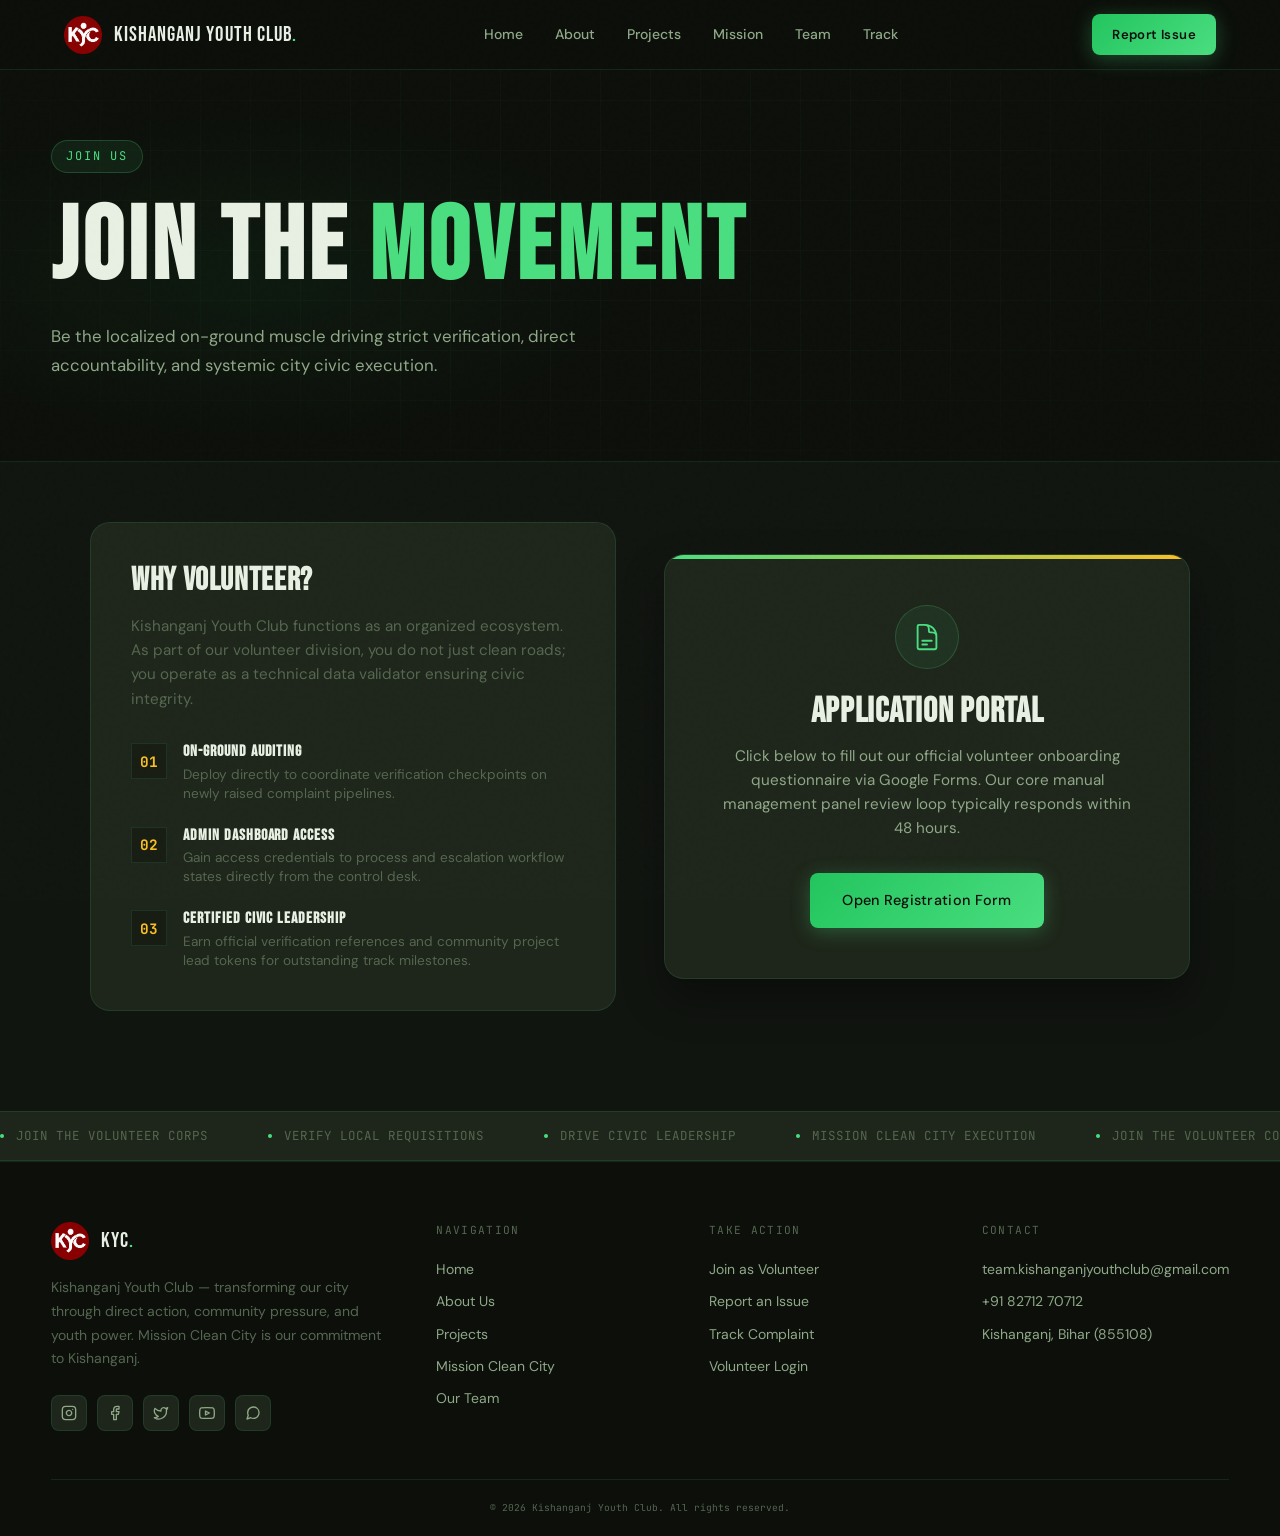
<file: join.html>
<!DOCTYPE html>
<html lang="en">
<head>
  <meta charset="UTF-8" />
  <meta name="viewport" content="width=device-width, initial-scale=1.0" />
  <meta name="description" content="Join as a volunteer with Kishanganj Youth Club. Be the power for direct on-ground civic change in our community." />
  <title>Join as Volunteer — Kishanganj Youth Club</title>
  <link rel="icon" type="image/png" href="favicon.png">
  <link rel="stylesheet" href="style.css" />
  
  <style>
    /* ── CUSTOM EXTENSIONS FOR JOIN HERO & ACTION INTERFACE ── */
    
    .join-hero {
      position: relative;
      padding: 160px 0 80px 0;
      background: linear-gradient(to bottom, rgba(12, 15, 10, 0.85), var(--bg-2)), url('assets/banner.png');
      background-size: cover;
      background-position: center;
      text-align: center;
      overflow: hidden;
    }

    .join-hero::before {
      content: '';
      position: absolute;
      inset: 0;
      background: radial-gradient(circle at center, rgba(74, 222, 128, 0.06) 0%, transparent 70%);
      pointer-events: none;
    }

    .join-hero h1 {
      font-family: var(--font-display);
      font-size: 4rem;
      letter-spacing: 0.03em;
      color: var(--text);
      text-transform: uppercase;
      margin-bottom: 12px;
      line-height: 1.1;
    }

    .join-hero p {
      color: var(--text-muted);
      font-size: 1.1rem;
      max-width: 600px;
      margin: 0 auto;
    }

    .join-section {
      padding: 60px 0 100px 0;
      background: var(--bg-2);
    }

    .join-container {
      display: grid;
      grid-template-columns: 1fr 1fr;
      gap: 48px;
      max-width: 1100px;
      margin: 0 auto;
      align-items: center;
    }

    /* Left Side Info Panel */
    .join-info-card {
      background: var(--surface);
      border: 1px solid var(--border);
      border-radius: var(--radius-lg);
      padding: 40px;
    }

    .join-info-card h2 {
      font-family: var(--font-display);
      font-size: 2rem;
      color: var(--text);
      letter-spacing: 0.02em;
      margin-bottom: 16px;
      text-transform: uppercase;
    }

    .perk-list {
      display: flex;
      flex-direction: column;
      gap: 24px;
      margin-top: 32px;
    }

    .perk-item {
      display: flex;
      gap: 16px;
      align-items: start;
    }

    .perk-icon {
      width: 36px;
      height: 36px;
      background: var(--bg-3);
      border: 1px solid var(--border);
      border-radius: var(--radius-sm);
      display: flex;
      align-items: center;
      justify-content: center;
      color: var(--amber);
      font-family: var(--font-mono);
      font-weight: bold;
      font-size: 0.9rem;
      flex-shrink: 0;
    }

    .perk-text h4 {
      color: var(--text);
      font-size: 1rem;
      margin-bottom: 4px;
    }

    .perk-text p {
      color: var(--text-dim);
      font-size: 0.85rem;
      line-height: 1.4;
    }

    /* Right Side Action Card Redirecting to Google Form */
    .join-cta-card {
      background: var(--surface);
      border: 1px solid var(--border);
      border-radius: var(--radius-lg);
      padding: 50px 40px;
      box-shadow: 0 20px 40px rgba(0, 0, 0, 0.4);
      text-align: center;
      display: flex;
      flex-direction: column;
      align-items: center;
      justify-content: center;
      position: relative;
      overflow: hidden;
    }

    .join-cta-card::before {
      content: '';
      position: absolute;
      top: 0;
      left: 0;
      width: 100%;
      height: 4px;
      background: linear-gradient(90deg, var(--green), var(--amber));
    }

    .join-cta-card-icon {
      width: 64px;
      height: 64px;
      background: rgba(74, 222, 128, 0.07);
      border: 1px solid rgba(74, 222, 128, 0.2);
      border-radius: 50%;
      display: flex;
      align-items: center;
      justify-content: center;
      margin-bottom: 24px;
    }

    .join-cta-card-icon svg {
      width: 30px;
      height: 30px;
      stroke: var(--green);
    }

    .join-cta-card h3 {
      font-family: var(--font-display);
      font-size: 2.2rem;
      color: var(--text);
      letter-spacing: 0.02em;
      margin-bottom: 12px;
      text-transform: uppercase;
    }

    .join-cta-card p {
      color: var(--text-muted);
      font-size: 0.95rem;
      line-height: 1.6;
      margin-bottom: 32px;
      max-width: 420px;
    }

    /* Responsive Constraints */
    @media (max-width: 992px) {
      .join-container {
        grid-template-columns: 1fr;
        gap: 32px;
      }
    }

    @media (max-width: 640px) {
      .join-hero h1 {
        font-size: 2.8rem;
      }
      .join-info-card, .join-cta-card {
        padding: 32px 20px;
      }
      .join-cta-card h3 {
        font-size: 1.8rem;
      }
    }
  </style>
</head>
<body>

  <nav class="navbar" id="navbar">
    <a href="index.html" class="nav-logo">
      <img src="assets/logo.png" alt="KYC Logo" class="nav-logo-img">
      <span class="nav-logo-text">KISHANGANJ YOUTH CLUB<span>.</span></span>
    </a>
    <div class="nav-links">
      <a href="index.html"    class="nav-link">Home</a>
      <a href="about.html"    class="nav-link">About</a>
      <a href="projects.html" class="nav-link">Projects</a>
      <a href="mission.html"  class="nav-link">Mission</a>
      <a href="team.html"     class="nav-link">Team</a>
      <a href="track.html"    class="nav-link">Track</a>
    </div>
    <div class="flex gap-8">
      <a href="https://forms.gle/Q5CQQNLHm31dWDU98" target="_blank" class="btn btn-primary btn-sm nav-cta">Report Issue</a>
    </div>
    <button class="hamburger" id="hamburger" aria-label="Toggle menu">
      <span></span><span></span><span></span>
    </button>
  </nav>

  <div class="mobile-menu" id="mobileMenu">
    <a href="index.html"    class="nav-link">Home</a>
    <a href="about.html"    class="nav-link">About</a>
    <a href="projects.html" class="nav-link">Projects</a>
    <a href="mission.html"  class="nav-link">Mission</a>
    <a href="team.html"     class="nav-link">Team</a>
    <a href="track.html"    class="nav-link">Track Status</a>
    <a href="https://forms.gle/Q5CQQNLHm31dWDU98" target="_blank" class="nav-link">Report Issue</a>
  </div>

  <section class="page-hero">
    <div class="hero-grid"></div>
    <div class="container" style="position:relative;z-index:2">
      <div class="section-tag fade-in">Join Us</div>
      <h1 class="page-hero-title fade-in">Join The <span>Movement</span></h1>
      <p class="page-hero-sub fade-in">Be the localized on-ground muscle driving strict verification, direct accountability, and systemic city civic execution.</p>
    </div>
  </section>

  <section class="join-section">
    <div class="container">
      <div class="join-container">
        
        <div class="join-info-card">
          <h2>Why Volunteer?</h2>
          <p style="color: var(--text-dim); font-size: 0.95rem; line-height: 1.6;">
            Kishanganj Youth Club functions as an organized ecosystem. As part of our volunteer division, you do not just clean roads; you operate as a technical data validator ensuring civic integrity.
          </p>

          <div class="perk-list">
            <div class="perk-item">
              <div class="perk-icon">01</div>
              <div class="perk-text">
                <h4>On-Ground Auditing</h4>
                <p>Deploy directly to coordinate verification checkpoints on newly raised complaint pipelines.</p>
              </div>
            </div>

            <div class="perk-item">
              <div class="perk-icon">02</div>
              <div class="perk-text">
                <h4>Admin Dashboard Access</h4>
                <p>Gain access credentials to process and escalation workflow states directly from the control desk.</p>
              </div>
            </div>

            <div class="perk-item">
              <div class="perk-icon">03</div>
              <div class="perk-text">
                <h4>Certified Civic Leadership</h4>
                <p>Earn official verification references and community project lead tokens for outstanding track milestones.</p>
              </div>
            </div>
          </div>
        </div>

        <div class="join-cta-card">
          <div class="join-cta-card-icon">
            <svg xmlns="http://www.w3.org/2000/svg" fill="none" viewBox="0 0 24 24" stroke-width="1.5" stroke="currentColor">
              <path stroke-linecap="round" stroke-linejoin="round" d="M19.5 14.25v-2.625a3.375 3.375 0 0 0-3.375-3.375h-1.5A1.125 1.125 0 0 1 13.5 7.125v-1.5a3.375 3.375 0 0 0-3.375-3.375H8.25m0 12.75h7.5m-7.5 3H12M10.5 2.25H5.625c-.621 0-1.125.504-1.125 1.125v17.25c0 .621.504 1.125 1.125 1.125h12.75c.621 0 1.125-.504 1.125-1.125V11.25a9 9 0 0 0-9-9Z" />
            </svg>
          </div>
          <h3>Application Portal</h3>
          <p>Click below to fill out our official volunteer onboarding questionnaire via Google Forms. Our core manual management panel review loop typically responds within 48 hours.</p>
          
          <a href="https://forms.gle/fWffUfM9MuhwyRR48" target="_blank" class="btn btn-primary" style="padding: 16px 32px; font-weight: 500; letter-spacing: 0.02em;">
            Open Registration Form
          </a>
        </div>

      </div>
    </div>
  </section>

  <div class="ticker-wrap">
    <div class="ticker-inner">
      <div class="ticker-item"><span class="dot"></span>JOIN THE VOLUNTEER CORPS</div>
      <div class="ticker-item"><span class="dot"></span>VERIFY LOCAL REQUISITIONS</div>
      <div class="ticker-item"><span class="dot"></span>DRIVE CIVIC LEADERSHIP</div>
      <div class="ticker-item"><span class="dot"></span>MISSION CLEAN CITY EXECUTION</div>
    </div>
  </div>

<!-- ─────────────────────────── FOOTER ──────────────────────── -->
<footer class="footer">
  <div class="container">
    <div class="footer-grid">

      <div>
        <div class="nav-logo" style="margin-bottom:16px">
          <img src="assets/logo.png" alt="KYC Logo" class="nav-logo-img">
          <span class="nav-logo-text">KYC<span>.</span></span>
        </div>
        <p class="footer-brand-desc">Kishanganj Youth Club — transforming our city through direct action, community pressure, and youth power. Mission Clean City is our commitment to Kishanganj.</p>
        <div class="social-links">
          <a href="#" class="social-link" title="Instagram">
            <svg viewBox="0 0 24 24"><rect x="2" y="2" width="20" height="20" rx="5"/><path d="M16 11.37A4 4 0 1 1 12.63 8 4 4 0 0 1 16 11.37z"/><line x1="17.5" y1="6.5" x2="17.51" y2="6.5"/></svg>
          </a>
          <a href="#" class="social-link" title="Facebook">
            <svg viewBox="0 0 24 24"><path d="M18 2h-3a5 5 0 0 0-5 5v3H7v4h3v8h4v-8h3l1-4h-4V7a1 1 0 0 1 1-1h3z"/></svg>
          </a>
          <a href="#" class="social-link" title="Twitter / X">
            <svg viewBox="0 0 24 24"><path d="M22 4s-.7 2.1-2 3.4c1.6 10-9.4 17.3-18 11.6 2.2.1 4.4-.6 6-2C3 15.5.5 9.6 3 5c2.2 2.6 5.6 4.1 9 4-.9-4.2 4-6.6 7-3.8 1.1 0 3-1.2 3-1.2z"/></svg>
          </a>
          <a href="#" class="social-link" title="YouTube">
            <svg viewBox="0 0 24 24"><path d="M22.54 6.42a2.78 2.78 0 0 0-1.95-1.96C18.88 4 12 4 12 4s-6.88 0-8.59.46a2.78 2.78 0 0 0-1.95 1.96A29 29 0 0 0 1 12a29 29 0 0 0 .46 5.58A2.78 2.78 0 0 0 3.41 19.6C5.12 20 12 20 12 20s6.88 0 8.59-.46a2.78 2.78 0 0 0 1.95-1.96A29 29 0 0 0 23 12a29 29 0 0 0-.46-5.58z"/><polygon points="9.75 15.02 15.5 12 9.75 8.98 9.75 15.02"/></svg>
          </a>
          <a href="#" class="social-link" title="WhatsApp">
            <svg viewBox="0 0 24 24"><path d="M21 11.5a8.38 8.38 0 0 1-.9 3.8 8.5 8.5 0 0 1-7.6 4.7 8.38 8.38 0 0 1-3.8-.9L3 21l1.9-5.7a8.38 8.38 0 0 1-.9-3.8 8.5 8.5 0 0 1 4.7-7.6 8.38 8.38 0 0 1 3.8-.9h.5a8.48 8.48 0 0 1 8 8v.5z"/></svg>
          </a>
        </div>
      </div>

      <div>
        <div class="footer-heading">Navigation</div>
        <div class="footer-links">
          <a href="index.html"    class="footer-link">Home</a>
          <a href="about.html"    class="footer-link">About Us</a>
          <a href="projects.html" class="footer-link">Projects</a>
          <a href="mission.html"  class="footer-link">Mission Clean City</a>
          <a href="team.html"     class="footer-link">Our Team</a>
        </div>
      </div>

      <div>
        <div class="footer-heading">Take Action</div>
        <div class="footer-links">
          <a href="join.html"      class="footer-link">Join as Volunteer</a>
          <a href="mission.html"   class="footer-link">Report an Issue</a>
          <a href="track.html"     class="footer-link">Track Complaint</a>
          <a href="volunteer-login.html" class="footer-link">Volunteer Login</a>
        </div>
      </div>

      <div>
        <div class="footer-heading">Contact</div>
        <div class="footer-links">
          <a href="mailto:team.kishanganjyouthclub@gmail.com" class="footer-link">team.kishanganjyouthclub@gmail.com</a>
          <a href="tel:+918271270712"              class="footer-link">+91 82712 70712</a>
          <span class="footer-link" style="cursor:default">Kishanganj, Bihar (855108)</span>
        </div>
      </div>

    </div>

    <div class="footer-bottom">
      <span>© 2026 Kishanganj Youth Club. All rights reserved.</span>
      
    </div>
  </div>
</footer>

<script src="script.js"></script>
</body>
</html>
</file>
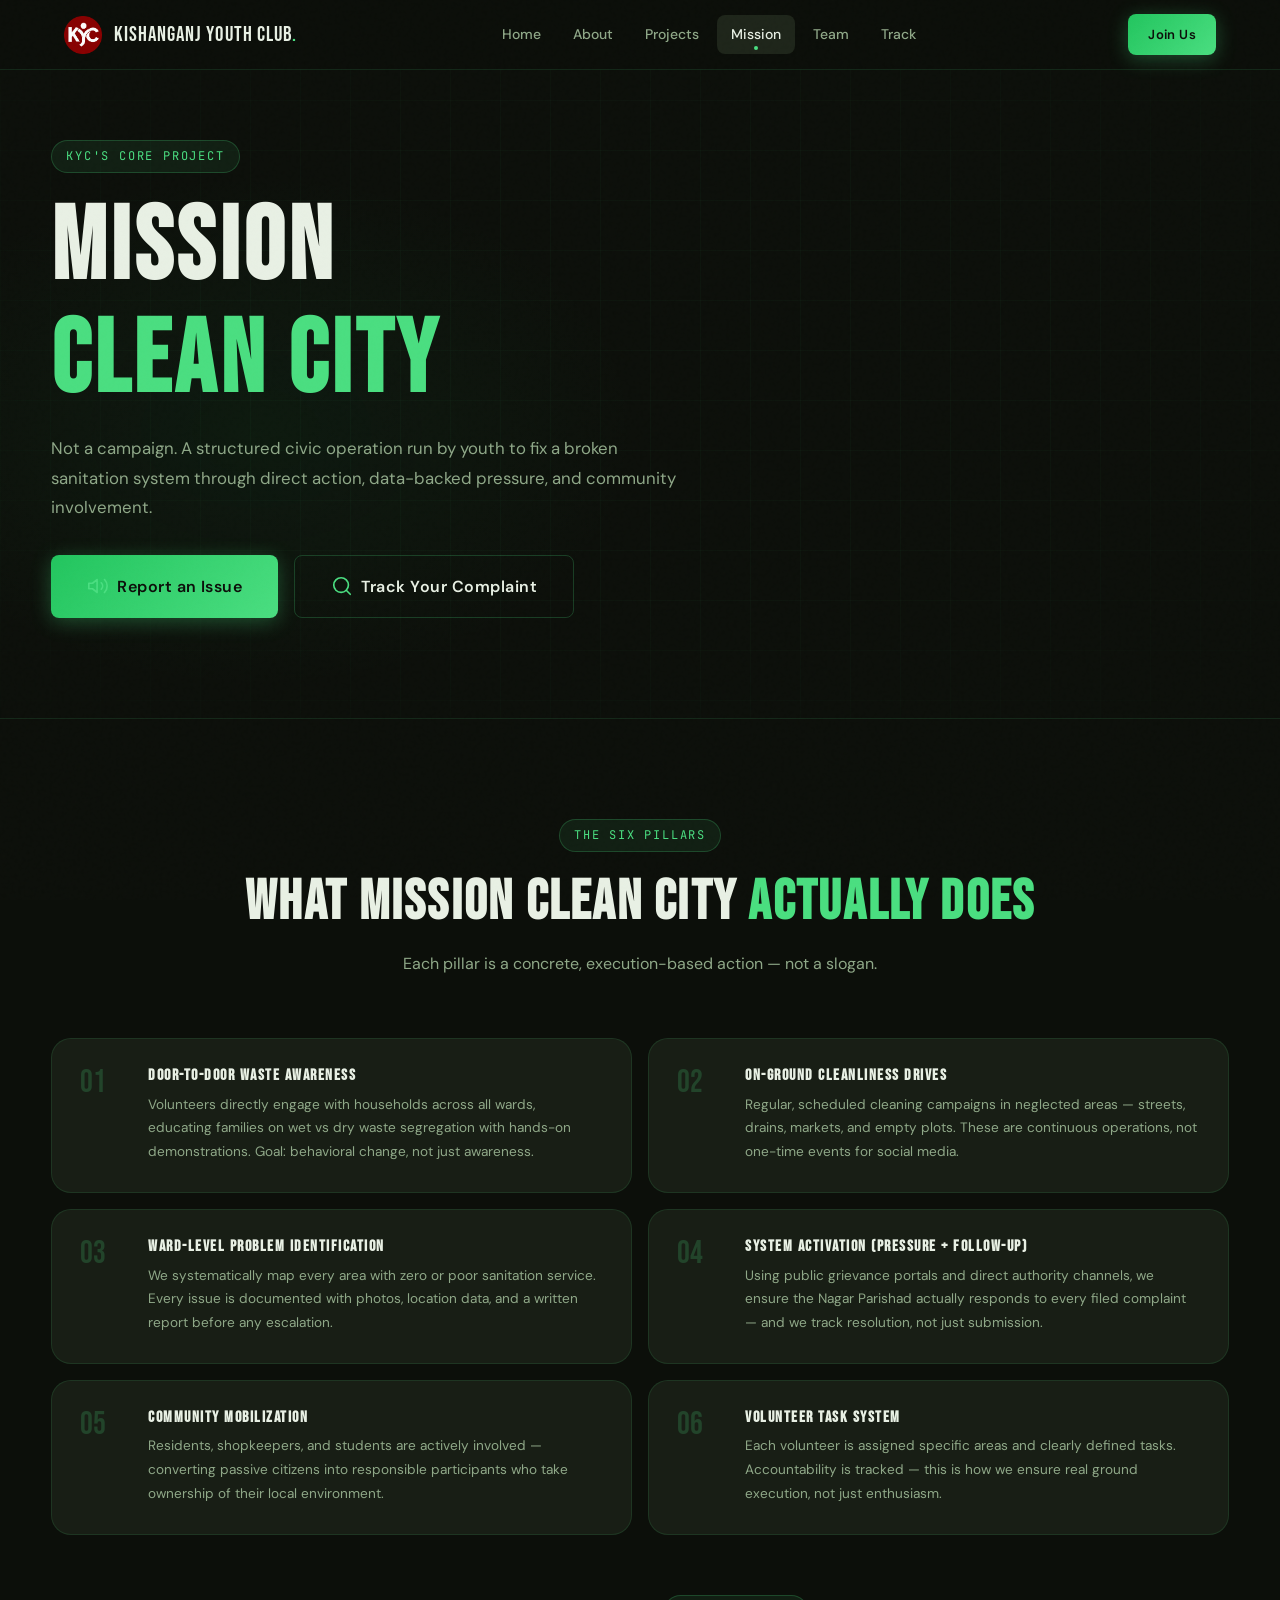
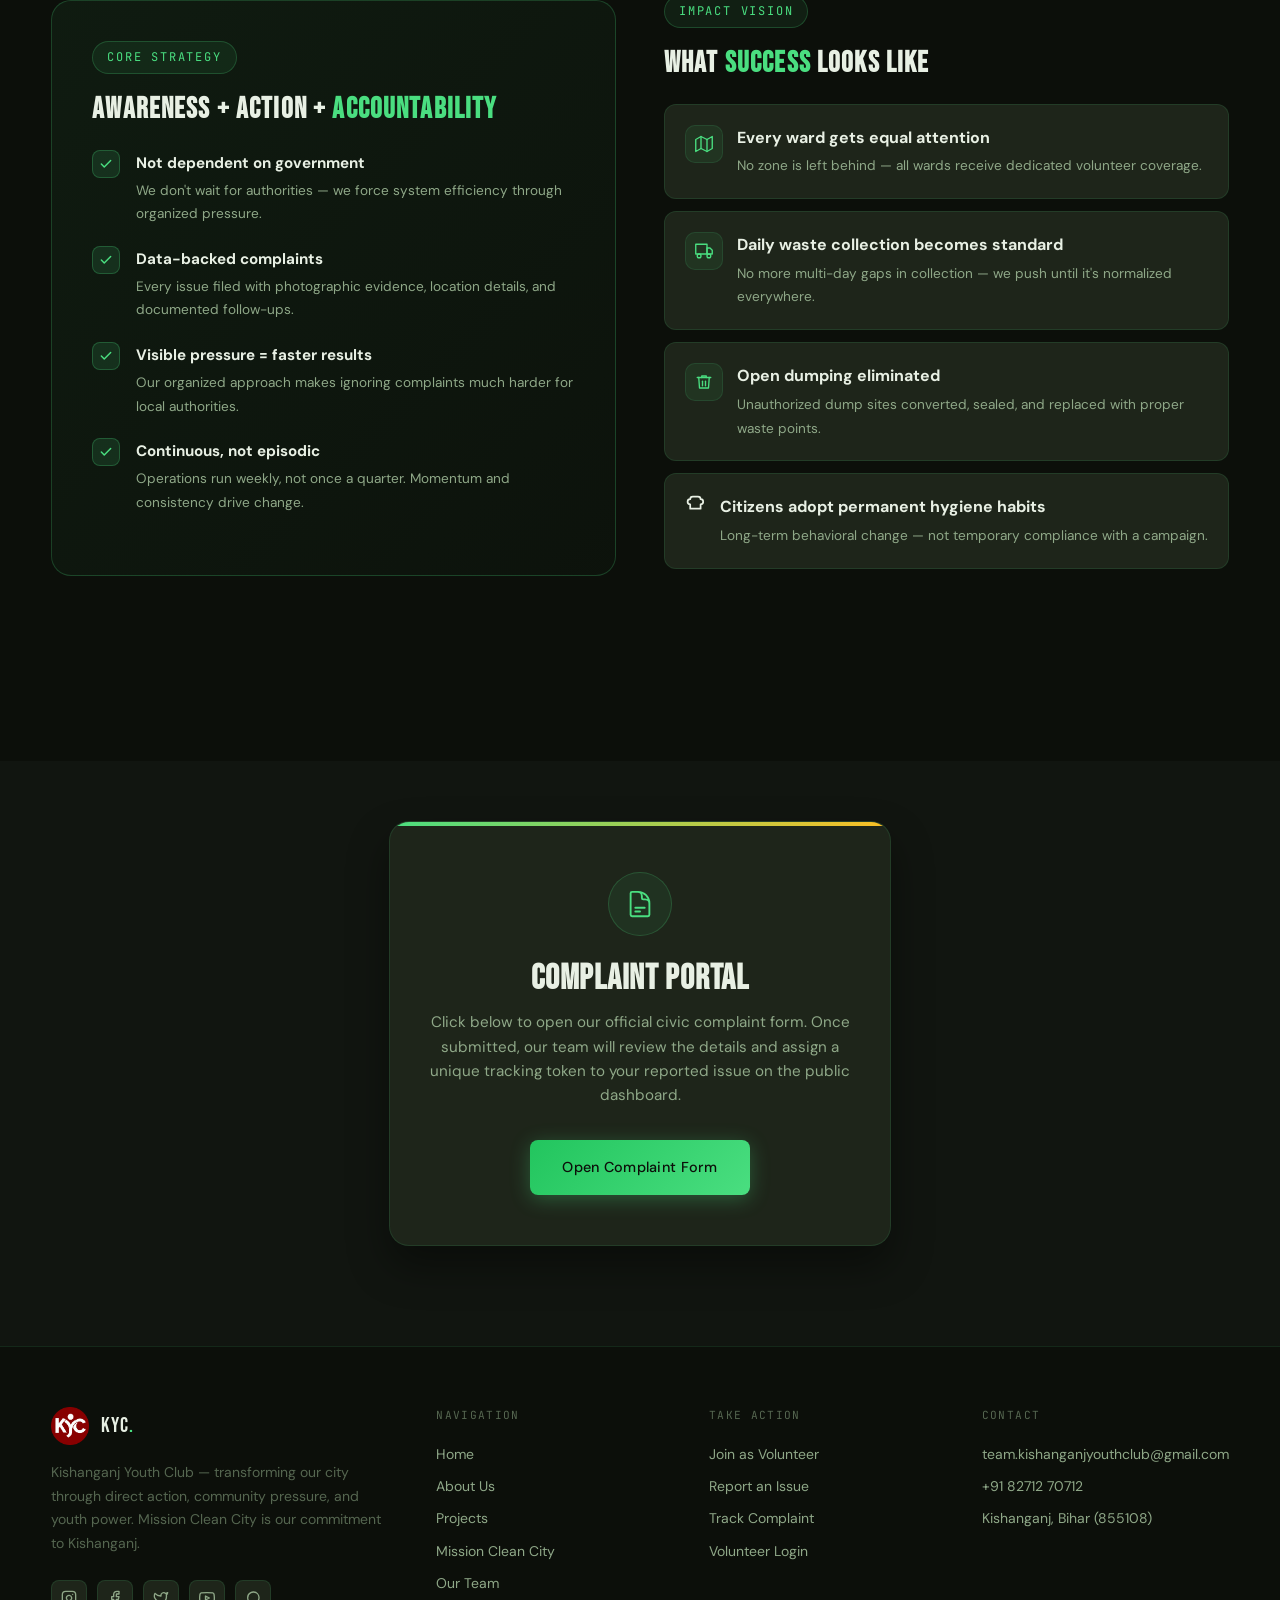
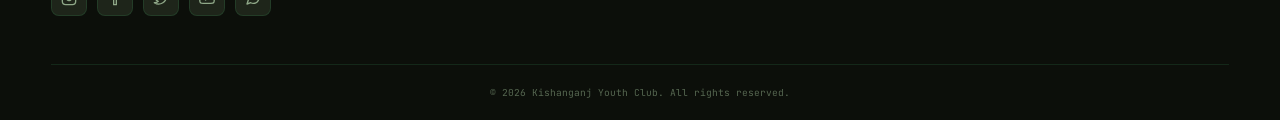
<file: mission.html>
<!DOCTYPE html>
<html lang="en">
<head>
  <meta charset="UTF-8" />
  <meta name="viewport" content="width=device-width, initial-scale=1.0" />
  <title>Mission Clean City — Kishanganj Youth Club</title>
  <link rel="icon" type="image/png" href="favicon.png">
  <link rel="stylesheet" href="style.css" />

  <style>
    /* ── CUSTOM EXTENSIONS FOR JOIN HERO & ACTION INTERFACE ── */
    
    .join-hero {
      position: relative;
      padding: 160px 0 80px 0;
      background: linear-gradient(to bottom, rgba(12, 15, 10, 0.85), var(--bg-2)), url('assets/banner.png');
      background-size: cover;
      background-position: center;
      text-align: center;
      overflow: hidden;
    }

    .join-hero::before {
      content: '';
      position: absolute;
      inset: 0;
      background: radial-gradient(circle at center, rgba(74, 222, 128, 0.06) 0%, transparent 70%);
      pointer-events: none;
    }

    .join-hero h1 {
      font-family: var(--font-display);
      font-size: 4rem;
      letter-spacing: 0.03em;
      color: var(--text);
      text-transform: uppercase;
      margin-bottom: 12px;
      line-height: 1.1;
    }

    .join-hero p {
      color: var(--text-muted);
      font-size: 1.1rem;
      max-width: 600px;
      margin: 0 auto;
    }

    .join-section {
      padding: 60px 0 100px 0;
      background: var(--bg-2);
    }

  .join-container {
      display: grid;
      grid-template-columns: 1fr; /* 👈 Do columns se badalkar 1 column kar diya */
      justify-items: center;      /* 👈 Card ko horizontal alignment me exact center laya */
      max-width: 650px;           /* 👈 Single card ke hisab se container ki width compress kar di */
      margin: 0 auto;
      align-items: center;
    }


    /* Right Side Action Card Redirecting to Google Form */
    .join-cta-card {
      background: var(--surface);
      border: 1px solid var(--border);
      border-radius: var(--radius-lg);
      padding: 50px 40px;
      box-shadow: 0 20px 40px rgba(0, 0, 0, 0.4);
      text-align: center;
      display: flex;
      flex-direction: column;
      align-items: center;
      justify-content: center;
      position: relative;
      overflow: hidden;
    }

    .join-cta-card::before {
      content: '';
      position: absolute;
      top: 0;
      left: 0;
      width: 100%;
      height: 4px;
      background: linear-gradient(90deg, var(--green), var(--amber));
    }

    .join-cta-card-icon {
      width: 64px;
      height: 64px;
      background: rgba(74, 222, 128, 0.07);
      border: 1px solid rgba(74, 222, 128, 0.2);
      border-radius: 50%;
      display: flex;
      align-items: center;
      justify-content: center;
      margin-bottom: 24px;
    }

    .join-cta-card-icon svg {
      width: 30px;
      height: 30px;
      stroke: var(--green);
    }

    .join-cta-card h3 {
      font-family: var(--font-display);
      font-size: 2.2rem;
      color: var(--text);
      letter-spacing: 0.02em;
      margin-bottom: 12px;
      text-transform: uppercase;
    }

    .join-cta-card p {
      color: var(--text-muted);
      font-size: 0.95rem;
      line-height: 1.6;
      margin-bottom: 32px;
      max-width: 420px;
    }

    /* Responsive Constraints */
    @media (max-width: 992px) {
      .join-container {
        grid-template-columns: 1fr;
        justify-items: center;    /* 👈 Tablet/Laptop view me bhi content exact center rahega */
        gap: 32px;
      }
    }

    @media (max-width: 640px) {
      .join-hero h1 {
        font-size: 2.8rem;
      }
      .join-info-card, .join-cta-card {
        padding: 32px 20px;
        width: 100%;              /* 👈 Mobile screens par card responsive width maintain karega */
      }
      .join-cta-card h3 {
        font-size: 1.8rem;
      }
    }
  </style>

</head>
<body>

  <nav class="navbar" id="navbar">
    <a href="index.html" class="nav-logo">
      <img src="assets/logo.png" alt="KYC Logo" class="nav-logo-img">
      <span class="nav-logo-text">KISHANGANJ YOUTH CLUB<span>.</span></span>
    </a>
    <div class="nav-links">
      <a href="index.html"    class="nav-link">Home</a>
      <a href="about.html"    class="nav-link">About</a>
      <a href="projects.html" class="nav-link">Projects</a>
      <a href="mission.html"  class="nav-link">Mission</a>
      <a href="team.html"     class="nav-link">Team</a>
      <a href="track.html"    class="nav-link">Track</a>
    </div>
    <div class="flex gap-8">
      <a href="join.html" class="btn btn-primary btn-sm nav-cta">Join Us</a>
    </div>
    <button class="hamburger" id="hamburger"><span></span><span></span><span></span></button>
  </nav>
  <div class="mobile-menu" id="mobileMenu">
    <a href="index.html"    class="nav-link">Home</a>
    <a href="about.html"    class="nav-link">About</a>
    <a href="projects.html" class="nav-link">Projects</a>
    <a href="mission.html"  class="nav-link">Mission</a>
    <a href="team.html"     class="nav-link">Team</a>
    <a href="track.html"    class="nav-link">Track Status</a>
    <a href="join.html"     class="nav-link">Join Us</a>
    
  </div>

  <!-- HERO -->
  <section class="page-hero" style="padding-bottom:100px">
    <div class="hero-grid"></div>
    <div class="container" style="position:relative;z-index:2">
      <div class="section-tag fade-in">KYC's Core Project</div>
      <h1 class="page-hero-title fade-in">Mission<br><span>Clean City</span></h1>
      <p class="page-hero-sub fade-in" style="max-width:640px">Not a campaign. A structured civic operation run by youth to fix a broken sanitation system through direct action, data-backed pressure, and community involvement.</p>
      <div class="flex gap-16 flex-wrap" style="margin-top:32px">
        <a href="https://forms.gle/jDq3K3mtwA7Q6vEZA" class="btn btn-primary btn-lg fade-in"><svg viewBox="0 0 24 24" width="22" height="22" fill="none" stroke="var(--green)" stroke-width="1.8" stroke-linecap="round" stroke-linejoin="round"><polygon points="11 5 6 9 2 9 2 15 6 15 11 19 11 5"/><path d="M15.54 8.46a5 5 0 0 1 0 7.07"/><path d="M19.07 4.93a10 10 0 0 1 0 14.14"/></svg> Report an Issue</a>
        <a href="track.html" class="btn btn-outline btn-lg fade-in fade-in-delay-1"><svg viewBox="0 0 24 24" width="22" height="22" fill="none" stroke="var(--green)" stroke-width="1.8" stroke-linecap="round" stroke-linejoin="round"><circle cx="11" cy="11" r="8"/><line x1="21" y1="21" x2="16.65" y2="16.65"/></svg> Track Your Complaint</a>
      </div>
    </div>
  </section>

  <!-- WHAT WE DO -->
  <section class="section">
    <div class="container">
      <div class="text-center mb-60">
        <div class="section-tag fade-in">The Six Pillars</div>
        <h2 class="section-heading fade-in">What Mission Clean City <span>Actually Does</span></h2>
        <p class="section-sub fade-in">Each pillar is a concrete, execution-based action — not a slogan.</p>
      </div>

      <div class="mission-steps mb-60">
        <div class="step-card fade-in">
          <div class="step-num">01</div>
          <div class="step-content">
            <h4>Door-to-Door Waste Awareness</h4>
            <p>Volunteers directly engage with households across all wards, educating families on wet vs dry waste segregation with hands-on demonstrations. Goal: behavioral change, not just awareness.</p>
          </div>
        </div>
        <div class="step-card fade-in fade-in-delay-1">
          <div class="step-num">02</div>
          <div class="step-content">
            <h4>On-Ground Cleanliness Drives</h4>
            <p>Regular, scheduled cleaning campaigns in neglected areas — streets, drains, markets, and empty plots. These are continuous operations, not one-time events for social media.</p>
          </div>
        </div>
        <div class="step-card fade-in fade-in-delay-2">
          <div class="step-num">03</div>
          <div class="step-content">
            <h4>Ward-Level Problem Identification</h4>
            <p>We systematically map every area with zero or poor sanitation service. Every issue is documented with photos, location data, and a written report before any escalation.</p>
          </div>
        </div>
        <div class="step-card fade-in fade-in-delay-3">
          <div class="step-num">04</div>
          <div class="step-content">
            <h4>System Activation (Pressure + Follow-Up)</h4>
            <p>Using public grievance portals and direct authority channels, we ensure the Nagar Parishad actually responds to every filed complaint — and we track resolution, not just submission.</p>
          </div>
        </div>
        <div class="step-card fade-in">
          <div class="step-num">05</div>
          <div class="step-content">
            <h4>Community Mobilization</h4>
            <p>Residents, shopkeepers, and students are actively involved — converting passive citizens into responsible participants who take ownership of their local environment.</p>
          </div>
        </div>
        <div class="step-card fade-in fade-in-delay-1">
          <div class="step-num">06</div>
          <div class="step-content">
            <h4>Volunteer Task System</h4>
            <p>Each volunteer is assigned specific areas and clearly defined tasks. Accountability is tracked — this is how we ensure real ground execution, not just enthusiasm.</p>
          </div>
        </div>
      </div>

      <!-- CORE STRATEGY -->
      <div class="grid-2" style="gap:48px;margin-bottom:80px">
        <div class="strategy-box fade-in">
          <div class="section-tag mb-24">Core Strategy</div>
          <h3 style="font-size:1.8rem;margin-bottom:24px">Awareness + Action + <span style="color:var(--green)">Accountability</span></h3>
          <div class="strategy-item">
            <div class="check-icon"><svg viewBox="0 0 24 24"><polyline points="20 6 9 17 4 12"/></svg></div>
            <div class="strategy-text">
              <strong>Not dependent on government</strong>
              <p>We don't wait for authorities — we force system efficiency through organized pressure.</p>
            </div>
          </div>
          <div class="strategy-item">
            <div class="check-icon"><svg viewBox="0 0 24 24"><polyline points="20 6 9 17 4 12"/></svg></div>
            <div class="strategy-text">
              <strong>Data-backed complaints</strong>
              <p>Every issue filed with photographic evidence, location details, and documented follow-ups.</p>
            </div>
          </div>
          <div class="strategy-item">
            <div class="check-icon"><svg viewBox="0 0 24 24"><polyline points="20 6 9 17 4 12"/></svg></div>
            <div class="strategy-text">
              <strong>Visible pressure = faster results</strong>
              <p>Our organized approach makes ignoring complaints much harder for local authorities.</p>
            </div>
          </div>
          <div class="strategy-item">
            <div class="check-icon"><svg viewBox="0 0 24 24"><polyline points="20 6 9 17 4 12"/></svg></div>
            <div class="strategy-text">
              <strong>Continuous, not episodic</strong>
              <p>Operations run weekly, not once a quarter. Momentum and consistency drive change.</p>
            </div>
          </div>
        </div>
        <div>
          <div class="section-tag fade-in mb-24">Impact Vision</div>
          <h3 class="fade-in" style="font-size:1.8rem;margin-bottom:24px">What <span style="color:var(--green)">Success</span> Looks Like</h3>
          <div class="impact-target fade-in">
            <div class="impact-icon"><svg viewBox="0 0 24 24" width="22" height="22" fill="none" stroke="var(--green)" stroke-width="1.8" stroke-linecap="round" stroke-linejoin="round"><polygon points="1 6 1 22 8 18 16 22 23 18 23 2 16 6 8 2 1 6"/><line x1="8" y1="2" x2="8" y2="18"/><line x1="16" y1="6" x2="16" y2="22"/></svg></div>
            <div><strong style="color:var(--text)">Every ward gets equal attention</strong><p style="font-size:0.85rem;margin-top:4px">No zone is left behind — all wards receive dedicated volunteer coverage.</p></div>
          </div>
          <div class="impact-target fade-in fade-in-delay-1">
            <div class="impact-icon"><svg viewBox="0 0 24 24" width="22" height="22" fill="none" stroke="var(--green)" stroke-width="1.8" stroke-linecap="round" stroke-linejoin="round"><rect x="1" y="3" width="15" height="13"/><polygon points="16 8 20 8 23 11 23 16 16 16 16 8"/><circle cx="5.5" cy="18.5" r="2.5"/><circle cx="18.5" cy="18.5" r="2.5"/></svg></div>
            <div><strong style="color:var(--text)">Daily waste collection becomes standard</strong><p style="font-size:0.85rem;margin-top:4px">No more multi-day gaps in collection — we push until it's normalized everywhere.</p></div>
          </div>
          <div class="impact-target fade-in fade-in-delay-2">
            <div class="impact-icon"><svg viewBox="0 0 24 24" width="22" height="22" fill="none" stroke="var(--green)" stroke-width="1.8" stroke-linecap="round" stroke-linejoin="round"><polyline points="3 6 5 6 21 6"/><path d="M19 6l-1 14H6L5 6"/><path d="M10 11v6"/><path d="M14 11v6"/><path d="M9 6V4h6v2"/></svg></div>
            <div><strong style="color:var(--text)">Open dumping eliminated</strong><p style="font-size:0.85rem;margin-top:4px">Unauthorized dump sites converted, sealed, and replaced with proper waste points.</p></div>
          </div>
          <div class="impact-target fade-in fade-in-delay-3">
            <span class="icon"><svg viewBox="0 0 24 24" width="22" height="22" fill="none" stroke="var(--green)" stroke-width="1.8" stroke-linecap="round" stroke-linejoin="round"><path d="M9 3a3 3 0 0 0-3 3 3 3 0 0 0-3 3 3 3 0 0 0 3 3v5h12v-5a3 3 0 0 0 3-3 3 3 0 0 0-3-3 3 3 0 0 0-3-3H9z"/></svg></span>
            <div><strong style="color:var(--text)">Citizens adopt permanent hygiene habits</strong><p style="font-size:0.85rem;margin-top:4px">Long-term behavioral change — not temporary compliance with a campaign.</p></div>
          </div>
        </div>
      </div>
    </div>
  </section>

  <!-- REPORT ISSUE FORM -->

  <!-- REPORT ISSUE FORM -->
  <section class="join-section">
    <div class="container">
      <div class="join-container">
        
        

        <div class="join-cta-card">
          <div class="join-cta-card-icon">
            <svg xmlns="http://www.w3.org/2000/svg" fill="none" viewBox="0 0 24 24" stroke-width="1.5" stroke="currentColor">
              <path stroke-linecap="round" stroke-linejoin="round" d="M19.5 14.25v-2.625a3.375 3.375 0 0 0-3.375-3.375h-1.5A1.125 1.125 0 0 1 13.5 7.125v-1.5a3.375 3.375 0 0 0-3.375-3.375H8.25m0 12.75h7.5m-7.5 3H12M10.5 2.25H5.625c-.621 0-1.125.504-1.125 1.125v17.25c0 .621.504 1.125 1.125 1.125h12.75c.621 0 1.125-.504 1.125-1.125V11.25a9 9 0 0 0-9-9Z" />
            </svg>
          </div>
          <h3>Complaint Portal</h3>
          <p>Click below to open our official civic complaint form. Once submitted, our team will review the details and assign a unique tracking token to your reported issue on the public dashboard.</p>
          
          <a href="https://forms.gle/84LMvMvqGJffEm5n9" target="_blank" class="btn btn-primary" style="padding: 16px 32px; font-weight: 500; letter-spacing: 0.02em;">
            Open Complaint Form
          </a>
        </div>

      </div>
    </div>
  </section>

 
  

  <!-- ─────────────────────────── FOOTER ──────────────────────── -->
<footer class="footer">
  <div class="container">
    <div class="footer-grid">

      <div>
        <div class="nav-logo" style="margin-bottom:16px">
          <img src="assets/logo.png" alt="KYC Logo" class="nav-logo-img">
          <span class="nav-logo-text">KYC<span>.</span></span>
        </div>
        <p class="footer-brand-desc">Kishanganj Youth Club — transforming our city through direct action, community pressure, and youth power. Mission Clean City is our commitment to Kishanganj.</p>
        <div class="social-links">
          <a href="#" class="social-link" title="Instagram">
            <svg viewBox="0 0 24 24"><rect x="2" y="2" width="20" height="20" rx="5"/><path d="M16 11.37A4 4 0 1 1 12.63 8 4 4 0 0 1 16 11.37z"/><line x1="17.5" y1="6.5" x2="17.51" y2="6.5"/></svg>
          </a>
          <a href="#" class="social-link" title="Facebook">
            <svg viewBox="0 0 24 24"><path d="M18 2h-3a5 5 0 0 0-5 5v3H7v4h3v8h4v-8h3l1-4h-4V7a1 1 0 0 1 1-1h3z"/></svg>
          </a>
          <a href="#" class="social-link" title="Twitter / X">
            <svg viewBox="0 0 24 24"><path d="M22 4s-.7 2.1-2 3.4c1.6 10-9.4 17.3-18 11.6 2.2.1 4.4-.6 6-2C3 15.5.5 9.6 3 5c2.2 2.6 5.6 4.1 9 4-.9-4.2 4-6.6 7-3.8 1.1 0 3-1.2 3-1.2z"/></svg>
          </a>
          <a href="#" class="social-link" title="YouTube">
            <svg viewBox="0 0 24 24"><path d="M22.54 6.42a2.78 2.78 0 0 0-1.95-1.96C18.88 4 12 4 12 4s-6.88 0-8.59.46a2.78 2.78 0 0 0-1.95 1.96A29 29 0 0 0 1 12a29 29 0 0 0 .46 5.58A2.78 2.78 0 0 0 3.41 19.6C5.12 20 12 20 12 20s6.88 0 8.59-.46a2.78 2.78 0 0 0 1.95-1.96A29 29 0 0 0 23 12a29 29 0 0 0-.46-5.58z"/><polygon points="9.75 15.02 15.5 12 9.75 8.98 9.75 15.02"/></svg>
          </a>
          <a href="#" class="social-link" title="WhatsApp">
            <svg viewBox="0 0 24 24"><path d="M21 11.5a8.38 8.38 0 0 1-.9 3.8 8.5 8.5 0 0 1-7.6 4.7 8.38 8.38 0 0 1-3.8-.9L3 21l1.9-5.7a8.38 8.38 0 0 1-.9-3.8 8.5 8.5 0 0 1 4.7-7.6 8.38 8.38 0 0 1 3.8-.9h.5a8.48 8.48 0 0 1 8 8v.5z"/></svg>
          </a>
        </div>
      </div>

      <div>
        <div class="footer-heading">Navigation</div>
        <div class="footer-links">
          <a href="index.html"    class="footer-link">Home</a>
          <a href="about.html"    class="footer-link">About Us</a>
          <a href="projects.html" class="footer-link">Projects</a>
          <a href="mission.html"  class="footer-link">Mission Clean City</a>
          <a href="team.html"     class="footer-link">Our Team</a>
        </div>
      </div>

      <div>
        <div class="footer-heading">Take Action</div>
        <div class="footer-links">
          <a href="join.html"      class="footer-link">Join as Volunteer</a>
          <a href="mission.html"   class="footer-link">Report an Issue</a>
          <a href="track.html"     class="footer-link">Track Complaint</a>
          <a href="volunteer-login.html" class="footer-link">Volunteer Login</a>
        </div>
      </div>

      <div>
        <div class="footer-heading">Contact</div>
        <div class="footer-links">
          <a href="mailto:team.kishanganjyouthclub@gmail.com" class="footer-link">team.kishanganjyouthclub@gmail.com</a>
          <a href="tel:+918271270712"              class="footer-link">+91 82712 70712</a>
          <span class="footer-link" style="cursor:default">Kishanganj, Bihar (855108)</span>
        </div>
      </div>

    </div>

    <div class="footer-bottom">
      <span>© 2026 Kishanganj Youth Club. All rights reserved.</span>
      
    </div>
  </div>
</footer>

<script src="script.js"></script>
</body>
</html>
</file>
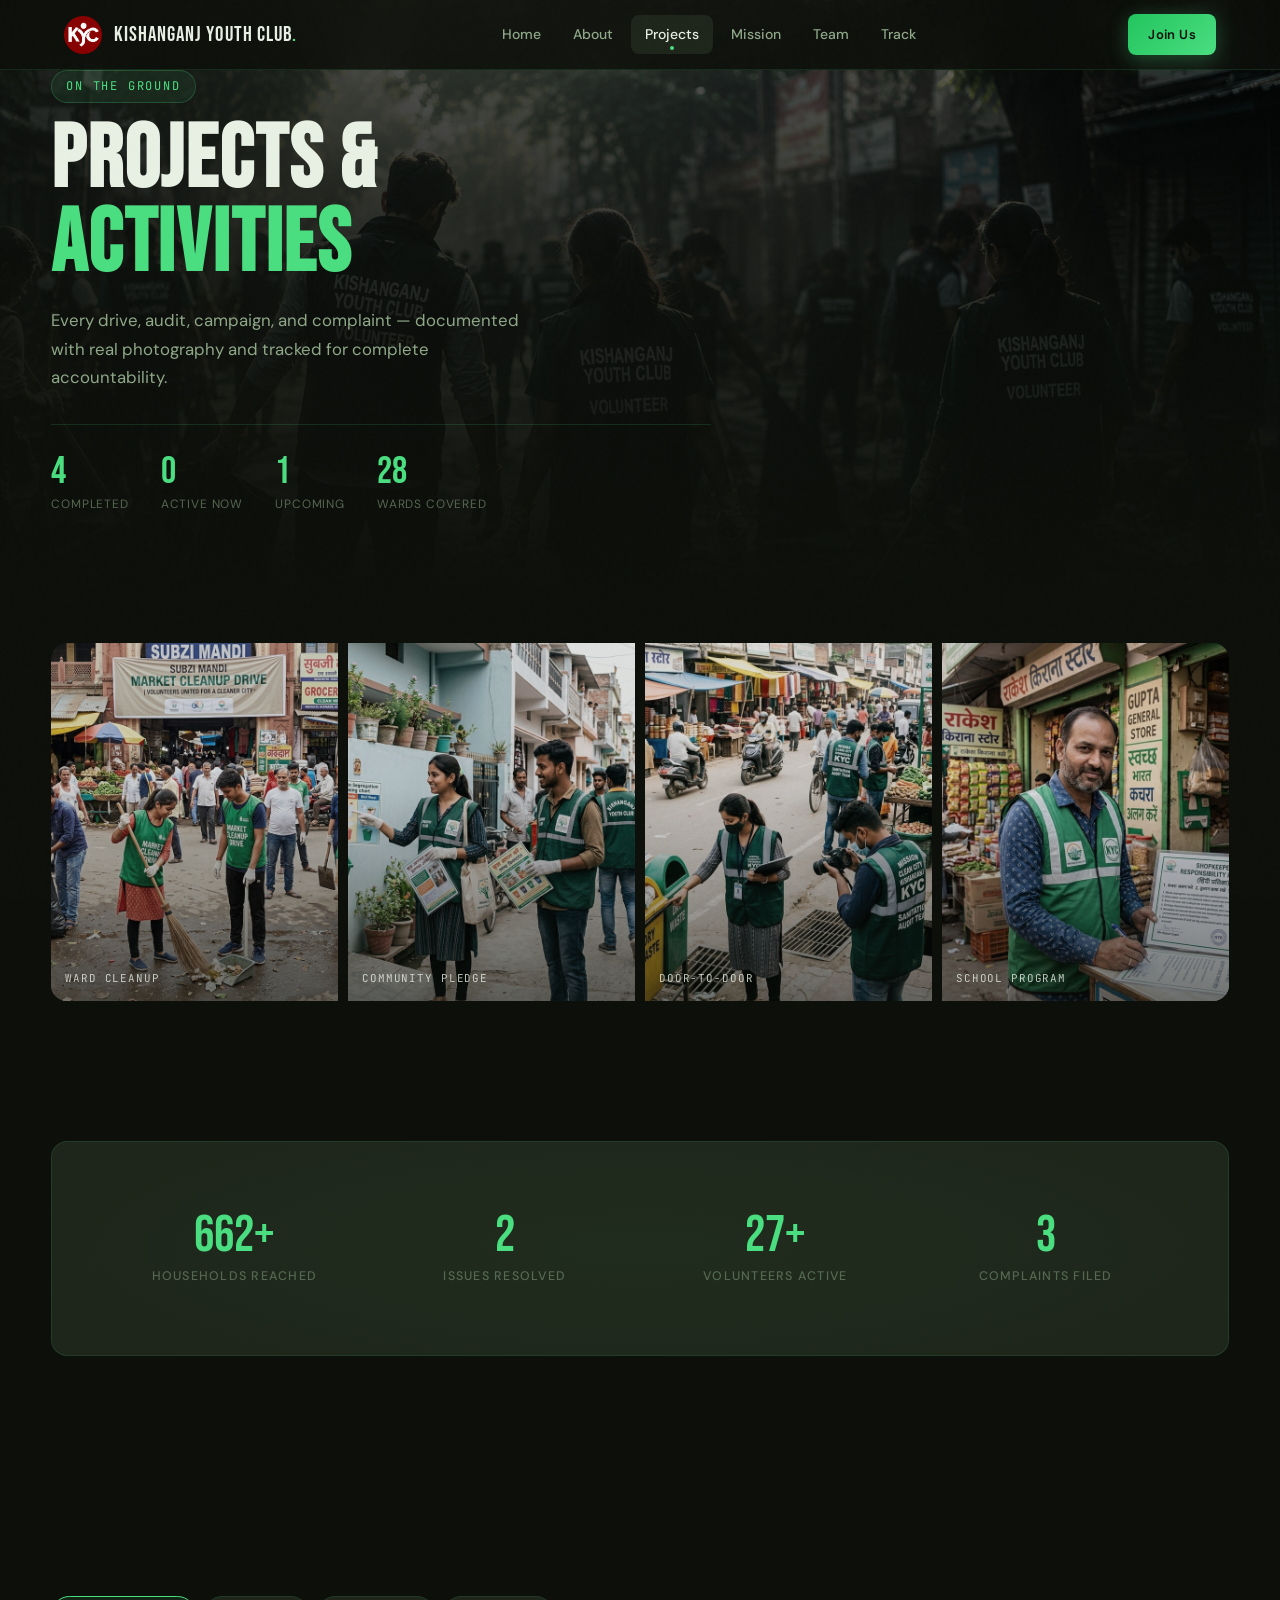
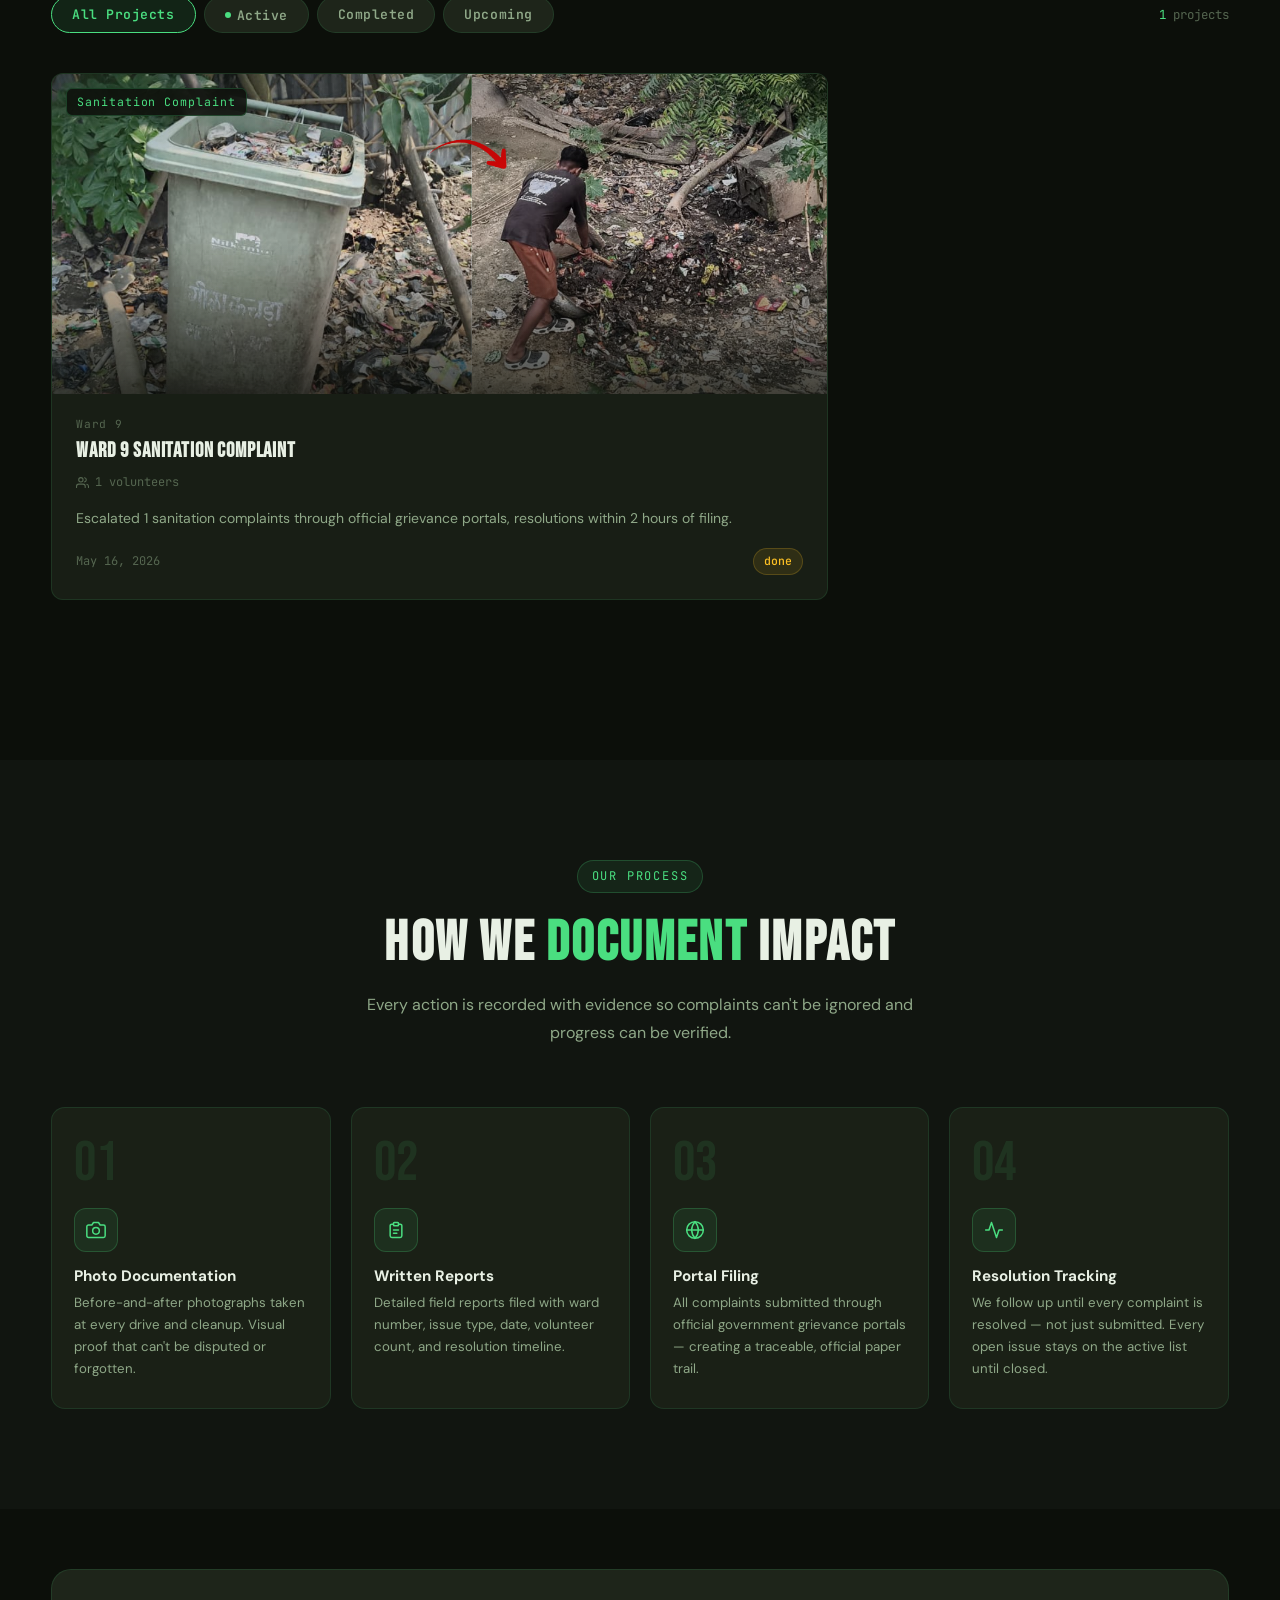
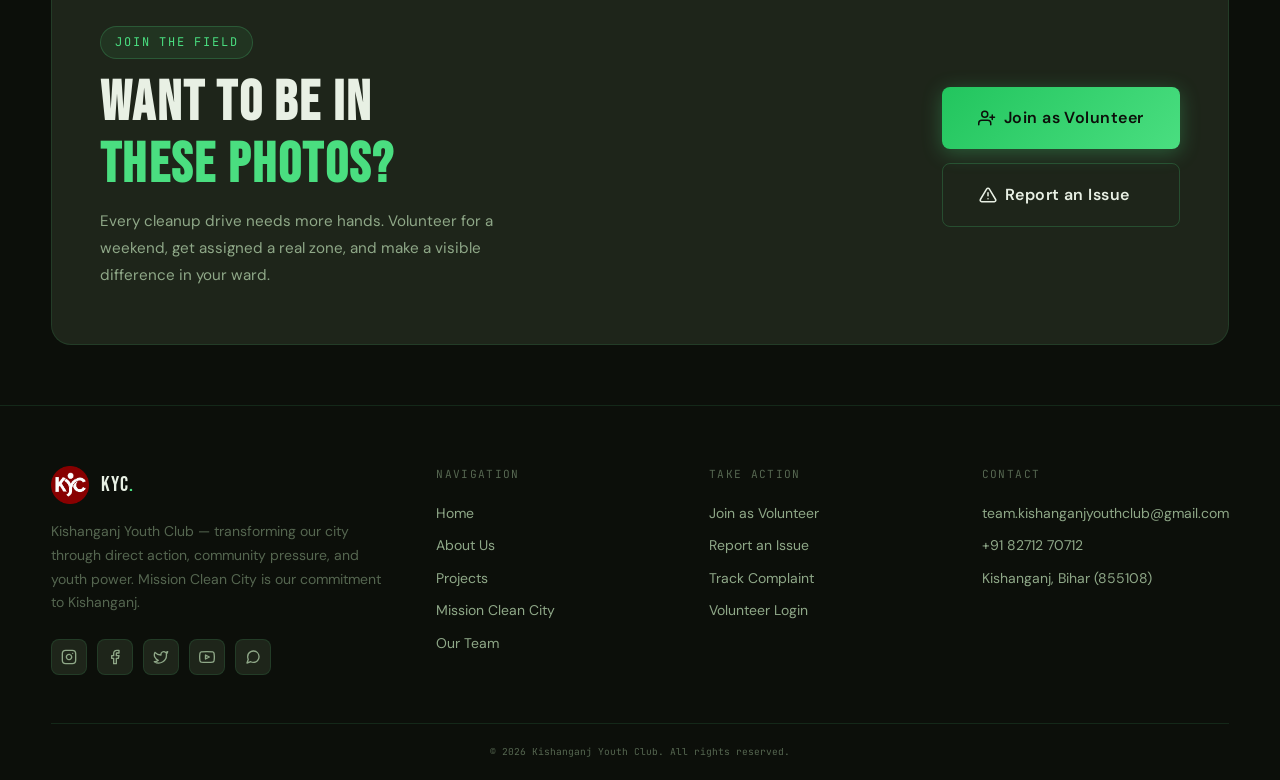
<file: projects.html>
<!DOCTYPE html>
<html lang="en">
<head>
  <meta charset="UTF-8" />
  <meta name="viewport" content="width=device-width, initial-scale=1.0" />
  <meta name="description" content="KYC Projects — on-ground cleanup drives, ward audits, awareness campaigns and community mobilisation in Kishanganj." />
  <title>Projects — Kishanganj Youth Club</title>
  <link rel="icon" type="image/png" href="favicon.png">
  <link rel="stylesheet" href="style.css" />
  <style>
    /* ── Projects-page-only overrides ─────────────────────── */

    /* ── Hero: full-bleed background photo ────────────────── */
    .proj-hero {
      position: relative;
      min-height: 540px;
      display: flex;
      align-items: flex-end;
      padding-bottom: 80px;
      overflow: hidden;
    }
    .proj-hero__bg {
      position: absolute;
      inset: 0;
      background-image: url('/assets/hero-bg.jpg');
      background-size: cover;
      background-position: center 40%;
      filter: saturate(0.6) brightness(0.45);
      transform: scale(1.04);
      transition: transform 8s ease;
    }
    .proj-hero:hover .proj-hero__bg { transform: scale(1.0); }
    .proj-hero__overlay {
      position: absolute;
      inset: 0;
      background:
        linear-gradient(to top,  var(--bg) 0%, rgba(12,15,10,0.72) 45%, transparent 100%),
        linear-gradient(to right, rgba(12,15,10,0.55) 0%, transparent 60%);
    }
    .proj-hero__content {
      position: relative;
      z-index: 2;
      max-width: 660px;
    }
    .proj-hero__tag { margin-bottom: 16px; }
    .proj-hero__title {
      font-family: var(--font-display);
      font-size: clamp(3rem, 7vw, 5.5rem);
      line-height: 0.95;
      color: var(--text);
      letter-spacing: 0.02em;
      margin-bottom: 20px;
    }
    .proj-hero__title span { color: var(--green); }
    .proj-hero__sub {
      font-size: 1.05rem;
      color: var(--text-muted);
      max-width: 480px;
      line-height: 1.7;
      margin-bottom: 32px;
    }
    .proj-hero__stats {
      display: flex;
      gap: 32px;
      flex-wrap: wrap;
      padding-top: 28px;
      border-top: 1px solid rgba(74,222,128,0.15);
    }
    .proj-hero__stat-num {
      font-family: var(--font-display);
      font-size: 2.4rem;
      color: var(--green);
      line-height: 1;
    }
    .proj-hero__stat-label {
      font-size: 0.75rem;
      color: var(--text-dim);
      letter-spacing: 0.07em;
      text-transform: uppercase;
      margin-top: 4px;
    }

    /* ── Filter bar ────────────────────────────────────────── */
    .filter-bar {
      display: flex;
      align-items: center;
      justify-content: space-between;
      gap: 16px;
      flex-wrap: wrap;
      margin-bottom: 40px;
    }
    .filter-pills { display: flex; gap: 8px; flex-wrap: wrap; }
    .filter-pill {
      padding: 8px 20px;
      border-radius: 40px;
      font-size: 0.82rem;
      font-weight: 600;
      font-family: var(--font-mono);
      letter-spacing: 0.04em;
      background: var(--surface);
      border: 1px solid var(--border);
      color: var(--text-muted);
      cursor: pointer;
      transition: var(--transition);
    }
    .filter-pill:hover { border-color: var(--border-2); color: var(--text); }
    .filter-pill.active {
      background: rgba(74,222,128,0.1);
      border-color: var(--green);
      color: var(--green);
    }
    .results-count {
      font-family: var(--font-mono);
      font-size: 0.78rem;
      color: var(--text-dim);
      white-space: nowrap;
    }
    .results-count span { color: var(--green); }

    /* ── Activity grid — enhanced card layout ──────────────── */
    .activities-grid {
      display: grid;
      grid-template-columns: repeat(3, 1fr);
      gap: 24px;
      margin-bottom: 60px;
    }

    /* ── Featured spotlight (first card wider) ─────────────── */
    .activities-grid .activity-card:first-child {
      grid-column: span 2;
    }
    .activities-grid .activity-card:first-child .activity-img {
      height: 320px;
    }

    /* ── Card refinements ──────────────────────────────────── */
    .activity-card {
      border-radius: 12px;
      display: flex;
      flex-direction: column;
    }
    .activity-body {
      flex: 1;
      display: flex;
      flex-direction: column;
      padding: 22px 24px 24px;
    }
    .activity-desc { flex: 1; }

    /* volunteer count chip */
    .activity-vols {
      display: flex;
      align-items: center;
      gap: 6px;
      font-size: 0.75rem;
      color: var(--text-dim);
      font-family: var(--font-mono);
      margin-bottom: 14px;
    }
    .activity-vols svg {
      width: 13px; height: 13px;
      stroke: var(--text-dim); fill: none;
      stroke-width: 2; stroke-linecap: round; stroke-linejoin: round;
      flex-shrink: 0;
    }

    /* ward label */
    .activity-ward {
      font-family: var(--font-mono);
      font-size: 0.7rem;
      letter-spacing: 0.06em;
      color: var(--text-dim);
      margin-bottom: 6px;
    }

    /* ── Impact strip ──────────────────────────────────────── */
    .impact-strip {
      background: var(--surface);
      border: 1px solid var(--border);
      border-radius: 16px;
      padding: 40px 48px;
      display: grid;
      grid-template-columns: repeat(4, 1fr);
      gap: 2px;
      margin-bottom: 80px;
      overflow: hidden;
      position: relative;
    }
    .impact-strip::before {
      content: '';
      position: absolute;
      inset: 0;
      background: radial-gradient(ellipse 60% 80% at 50% 50%, rgba(74,222,128,0.04), transparent);
      pointer-events: none;
    }
    .impact-num {
      font-family: var(--font-display);
      font-size: clamp(2.2rem, 4vw, 3.2rem);
      color: var(--green);
      line-height: 1;
      margin-bottom: 6px;
    }
    .impact-lbl {
      font-size: 0.78rem;
      color: var(--text-dim);
      text-transform: uppercase;
      letter-spacing: 0.1em;
      font-weight: 500;
    }
    .impact-cell {
      text-align: center;
      padding: 28px 16px;
      transition: var(--transition);
    }
    .impact-cell:hover { background: rgba(74,222,128,0.04); border-radius: 10px; }

    /* ── How we document section ───────────────────────────── */
    .doc-section { background: var(--bg-2); }
    .doc-grid {
      display: grid;
      grid-template-columns: repeat(4, 1fr);
      gap: 20px;
    }
    .doc-card {
      background: var(--glass);
      border: 1px solid var(--border);
      border-radius: 14px;
      padding: 28px 22px;
      transition: var(--transition);
    }
    .doc-card:hover {
      border-color: var(--border-2);
      transform: translateY(-4px);
      box-shadow: var(--shadow-glow);
    }
    .doc-step {
      font-family: var(--font-display);
      font-size: 3.5rem;
      color: rgba(74,222,128,0.1);
      line-height: 1;
      margin-bottom: 16px;
    }
    .doc-icon {
      width: 44px; height: 44px;
      background: rgba(74,222,128,0.08);
      border: 1px solid var(--border-2);
      border-radius: 12px;
      display: flex; align-items: center; justify-content: center;
      margin-bottom: 16px;
    }
    .doc-icon svg {
      width: 20px; height: 20px;
      stroke: var(--green); fill: none;
      stroke-width: 1.8; stroke-linecap: round; stroke-linejoin: round;
    }
    .doc-card h4 {
      color: var(--text);
      font-family: var(--font-body);
      font-size: 0.95rem;
      font-weight: 700;
      letter-spacing: 0;
      margin-bottom: 8px;
    }
    .doc-card p { font-size: 0.83rem; line-height: 1.65; }

    /* ── Gallery strip — 4 candid photos ──────────────────── */
    .gallery-strip {
      display: grid;
      grid-template-columns: repeat(4, 1fr);
      gap: 10px;
      border-radius: 16px;
      overflow: hidden;
      margin-bottom: 80px;
    }
    .gallery-img {
      aspect-ratio: 4/5;
      overflow: hidden;
      position: relative;
    }
    .gallery-img img {
      width: 100%; height: 100%;
      object-fit: cover;
      object-position: center;
      filter: grayscale(20%) brightness(0.88);
      transition: transform 0.5s cubic-bezier(0.4,0,0.2,1), filter 0.4s ease;
      display: block;
    }
    .gallery-img:hover img {
      transform: scale(1.07);
      filter: grayscale(0%) brightness(0.95);
    }
    .gallery-img::after {
      content: '';
      position: absolute;
      inset: 0;
      background: linear-gradient(to top, rgba(12,15,10,0.5) 0%, transparent 60%);
      pointer-events: none;
    }
    .gallery-label {
      position: absolute;
      bottom: 14px; left: 14px;
      z-index: 1;
      font-family: var(--font-mono);
      font-size: 0.68rem;
      letter-spacing: 0.08em;
      color: rgba(232,240,228,0.8);
    }

    /* ── No-results state ──────────────────────────────────── */
    .no-results {
      grid-column: 1 / -1;
      text-align: center;
      padding: 80px 20px;
      color: var(--text-dim);
      font-family: var(--font-mono);
      font-size: 0.9rem;
    }
    .no-results strong { display: block; font-size: 1.4rem; color: var(--text-muted); margin-bottom: 8px; }

    /* ── Responsive ────────────────────────────────────────── */
    @media (max-width: 1024px) {
      .activities-grid { grid-template-columns: repeat(2, 1fr); }
      .activities-grid .activity-card:first-child { grid-column: span 2; }
      .doc-grid { grid-template-columns: repeat(2, 1fr); }
      .gallery-strip { grid-template-columns: repeat(2, 1fr); }
      .impact-strip { grid-template-columns: repeat(2, 1fr); padding: 32px; }
    }
    @media (max-width: 680px) {
      .activities-grid { grid-template-columns: 1fr; }
      .activities-grid .activity-card:first-child { grid-column: span 1; }
      .activities-grid .activity-card:first-child .activity-img { height: 220px; }
      .doc-grid { grid-template-columns: 1fr; }
      .gallery-strip { grid-template-columns: repeat(2, 1fr); }
      .impact-strip { grid-template-columns: repeat(2, 1fr); padding: 24px 20px; }
      .filter-bar { flex-direction: column; align-items: flex-start; }
    }
  </style>
</head>
<body>

<!-- ── NAVBAR ──────────────────────────────────────────────── -->
<nav class="navbar" id="navbar">
  <a href="index.html" class="nav-logo">
    <img src="assets/logo.png" alt="KYC Logo" class="nav-logo-img">
    <span class="nav-logo-text">KISHANGANJ YOUTH CLUB<span>.</span></span>
  </a>
  <div class="nav-links">
    <a href="index.html"    class="nav-link">Home</a>
    <a href="about.html"    class="nav-link">About</a>
    <a href="projects.html" class="nav-link">Projects</a>
    <a href="mission.html"  class="nav-link">Mission</a>
    <a href="team.html"     class="nav-link">Team</a>
    <a href="track.html"    class="nav-link">Track</a>
  </div>
  <div class="flex gap-8">
    <a href="join.html"      class="btn btn-primary btn-sm nav-cta">Join Us</a>
    
  </div>
  <button class="hamburger" id="hamburger" aria-label="Toggle menu">
    <span></span><span></span><span></span>
  </button>
</nav>
<div class="mobile-menu" id="mobileMenu">
  <a href="index.html"     class="nav-link">Home</a>
  <a href="about.html"     class="nav-link">About</a>
  <a href="projects.html"  class="nav-link">Projects</a>
  <a href="mission.html"   class="nav-link">Mission</a>
  <a href="team.html"      class="nav-link">Team</a>
  <a href="track.html"     class="nav-link">Track Status</a>
  <a href="join.html"      class="nav-link">Join Us</a>
  <a href="volunteer-login.html" class="nav-link">Volunteer Login</a>
</div>

<!-- ── HERO ── full-bleed photo background ─────────────────── -->
<section class="proj-hero" style="padding-top:70px">
  <div class="proj-hero__bg"></div>
  <div class="proj-hero__overlay"></div>
  <div class="container">
    <div class="proj-hero__content">
      <div class="proj-hero__tag section-tag fade-in">On the Ground</div>
      <h1 class="proj-hero__title fade-in">
        Projects &amp;<br><span>Activities</span>
      </h1>
      <p class="proj-hero__sub fade-in">
        Every drive, audit, campaign, and complaint — documented with real photography and tracked for complete accountability.
      </p>
      <div class="proj-hero__stats fade-in">
        <div>
          <div class="proj-hero__stat-num" data-count="05">0</div>
          <div class="proj-hero__stat-label">Completed</div>
        </div>
        <div>
          <div class="proj-hero__stat-num" data-count="1">0</div>
          <div class="proj-hero__stat-label">Active Now</div>
        </div>
        <div>
          <div class="proj-hero__stat-num" data-count="2">0</div>
          <div class="proj-hero__stat-label">Upcoming</div>
        </div>
        <div>
          <div class="proj-hero__stat-num" data-count="34">0</div>
          <div class="proj-hero__stat-label">Wards Covered</div>
        </div>
      </div>
    </div>
  </div>
</section>

<!-- ── GALLERY STRIP — 4 candid field photos ───────────────── -->
<div class="container" style="padding-top:48px">
  <div class="gallery-strip">

    <div class="gallery-img">
      <img
        src="/assets/activities/market-cleanup-drive.png"
        alt="Volunteers collecting waste bags during a street cleanup drive"
        loading="eager"
      />
      <span class="gallery-label">WARD CLEANUP</span>
    </div>

    <div class="gallery-img">
      <img
        src="/assets/activities/waste-collection.png"
        alt="Group of young volunteers at a community mobilisation event"
        loading="eager"
      />
      <span class="gallery-label">COMMUNITY PLEDGE</span>
    </div>

    <div class="gallery-img">
      <img
        src="/assets/activities/ward-inspection.png"
        alt="Volunteer talking to a household resident during awareness drive"
        loading="lazy"
      />
      <span class="gallery-label">DOOR-TO-DOOR</span>
    </div>

    <div class="gallery-img">
      <img
        src="/assets/activities/community-mobilization.png"
        alt="Students listening to a hygiene awareness session at school"
        loading="lazy"
      />
      <span class="gallery-label">SCHOOL PROGRAM</span>
    </div>

  </div>
</div>

<!-- ── IMPACT NUMBERS ───────────────────────────────────────── -->
<section class="section-sm">
  <div class="container">
    <div class="impact-strip">
      <div class="impact-cell">
        <div class="impact-num" data-count="1200" data-suffix="+">0+</div>
        <div class="impact-lbl">Households Reached</div>
      </div>
      <div class="impact-cell">
        <div class="impact-num" data-count="05">0</div>
        <div class="impact-lbl">Issues Resolved</div>
      </div>
      <div class="impact-cell">
        <div class="impact-num" data-count="50" data-suffix="+">0+</div>
        <div class="impact-lbl">Volunteers Active</div>
      </div>
      <div class="impact-cell">
        <div class="impact-num" data-count="06">0</div>
        <div class="impact-lbl">Complaints Filed</div>
      </div>
    </div>
  </div>
</section>

<!-- ── PROJECT CARDS ─────────────────────────────────────────── -->
<section class="section">
  <div class="container">

    <!-- Filter bar -->
    <div class="filter-bar">
      <div class="filter-pills">
        <button class="filter-pill active" data-filter="all">All Projects</button>
        <button class="filter-pill" data-filter="active">
          <span style="display:inline-flex;align-items:center;gap:6px">
            <span style="width:6px;height:6px;border-radius:50%;background:var(--green);flex-shrink:0"></span>
            Active
          </span>
        </button>
        <button class="filter-pill" data-filter="done">Completed</button>
        <button class="filter-pill" data-filter="upcoming">Upcoming</button>
      </div>
      <span class="results-count" id="resultsCount"><span id="countNum">6</span> projects</span>
    </div>

    <!-- Cards grid — rendered by JS -->
    <div class="activities-grid" id="activitiesGrid"></div>

  </div>
</section>

<!-- ── HOW WE DOCUMENT ───────────────────────────────────────── -->
<section class="section doc-section">
  <div class="container">
    <div class="text-center mb-60">
      <div class="section-tag fade-in">Our Process</div>
      <h2 class="section-heading fade-in">How We <span>Document</span> Impact</h2>
      <p class="section-sub fade-in">Every action is recorded with evidence so complaints can't be ignored and progress can be verified.</p>
    </div>

    <div class="doc-grid">

      <div class="doc-card fade-in">
        <div class="doc-step">01</div>
        <div class="doc-icon">
          <svg viewBox="0 0 24 24"><path d="M23 19a2 2 0 0 1-2 2H3a2 2 0 0 1-2-2V8a2 2 0 0 1 2-2h4l2-3h6l2 3h4a2 2 0 0 1 2 2z"/><circle cx="12" cy="13" r="4"/></svg>
        </div>
        <h4>Photo Documentation</h4>
        <p>Before-and-after photographs taken at every drive and cleanup. Visual proof that can't be disputed or forgotten.</p>
      </div>

      <div class="doc-card fade-in fade-in-delay-1">
        <div class="doc-step">02</div>
        <div class="doc-icon">
          <svg viewBox="0 0 24 24"><path d="M9 5H7a2 2 0 0 0-2 2v12a2 2 0 0 0 2 2h10a2 2 0 0 0 2-2V7a2 2 0 0 0-2-2h-2"/><rect x="9" y="3" width="6" height="4" rx="1"/><line x1="9" y1="12" x2="15" y2="12"/><line x1="9" y1="16" x2="13" y2="16"/></svg>
        </div>
        <h4>Written Reports</h4>
        <p>Detailed field reports filed with ward number, issue type, date, volunteer count, and resolution timeline.</p>
      </div>

      <div class="doc-card fade-in fade-in-delay-2">
        <div class="doc-step">03</div>
        <div class="doc-icon">
          <svg viewBox="0 0 24 24"><circle cx="12" cy="12" r="10"/><line x1="2" y1="12" x2="22" y2="12"/><path d="M12 2a15.3 15.3 0 0 1 4 10 15.3 15.3 0 0 1-4 10 15.3 15.3 0 0 1-4-10 15.3 15.3 0 0 1 4-10z"/></svg>
        </div>
        <h4>Portal Filing</h4>
        <p>All complaints submitted through official government grievance portals — creating a traceable, official paper trail.</p>
      </div>

      <div class="doc-card fade-in fade-in-delay-3">
        <div class="doc-step">04</div>
        <div class="doc-icon">
          <svg viewBox="0 0 24 24"><polyline points="22 12 18 12 15 21 9 3 6 12 2 12"/></svg>
        </div>
        <h4>Resolution Tracking</h4>
        <p>We follow up until every complaint is resolved — not just submitted. Every open issue stays on the active list until closed.</p>
      </div>

    </div>
  </div>
</section>

<!-- ── CALL TO ACTION ────────────────────────────────────────── -->
<section class="section-sm" style="background:var(--bg)">
  <div class="container">
    <div style="background:var(--surface);border:1px solid var(--border);border-radius:20px;padding:56px 48px;display:flex;align-items:center;justify-content:space-between;gap:40px;flex-wrap:wrap">
      <div>
        <div class="section-tag" style="margin-bottom:14px">Join the Field</div>
        <h2 class="section-heading fade-in" style="margin-bottom:12px">Want to be in<br><span>these photos?</span></h2>
        <p class="fade-in" style="max-width:420px;font-size:.95rem">Every cleanup drive needs more hands. Volunteer for a weekend, get assigned a real zone, and make a visible difference in your ward.</p>
      </div>
      <div style="display:flex;flex-direction:column;gap:14px;min-width:200px" class="fade-in">
        <a href="join.html" class="btn btn-primary btn-lg">
          <svg viewBox="0 0 24 24" width="18" height="18" fill="none" stroke="currentColor" stroke-width="2" stroke-linecap="round" stroke-linejoin="round"><path d="M17 21v-2a4 4 0 0 0-4-4H5a4 4 0 0 0-4 4v2"/><circle cx="9" cy="7" r="4"/><line x1="19" y1="8" x2="19" y2="14"/><line x1="22" y1="11" x2="16" y2="11"/></svg>
          Join as Volunteer
        </a>
        <a href="mission.html" class="btn btn-outline btn-lg">
          <svg viewBox="0 0 24 24" width="18" height="18" fill="none" stroke="currentColor" stroke-width="2" stroke-linecap="round" stroke-linejoin="round"><path d="M10.29 3.86L1.82 18a2 2 0 0 0 1.71 3h16.94a2 2 0 0 0 1.71-3L13.71 3.86a2 2 0 0 0-3.42 0z"/><line x1="12" y1="9" x2="12" y2="13"/><line x1="12" y1="17" x2="12.01" y2="17"/></svg>
          Report an Issue
        </a>
      </div>
    </div>
  </div>
</section>

<!-- ─────────────────────────── FOOTER ──────────────────────── -->
<footer class="footer">
  <div class="container">
    <div class="footer-grid">

      <div>
        <div class="nav-logo" style="margin-bottom:16px">
          <img src="assets/logo.png" alt="KYC Logo" class="nav-logo-img">
          <span class="nav-logo-text">KYC<span>.</span></span>
        </div>
        <p class="footer-brand-desc">Kishanganj Youth Club — transforming our city through direct action, community pressure, and youth power. Mission Clean City is our commitment to Kishanganj.</p>
        <div class="social-links">
          <a href="#" class="social-link" title="Instagram">
            <svg viewBox="0 0 24 24"><rect x="2" y="2" width="20" height="20" rx="5"/><path d="M16 11.37A4 4 0 1 1 12.63 8 4 4 0 0 1 16 11.37z"/><line x1="17.5" y1="6.5" x2="17.51" y2="6.5"/></svg>
          </a>
          <a href="#" class="social-link" title="Facebook">
            <svg viewBox="0 0 24 24"><path d="M18 2h-3a5 5 0 0 0-5 5v3H7v4h3v8h4v-8h3l1-4h-4V7a1 1 0 0 1 1-1h3z"/></svg>
          </a>
          <a href="#" class="social-link" title="Twitter / X">
            <svg viewBox="0 0 24 24"><path d="M22 4s-.7 2.1-2 3.4c1.6 10-9.4 17.3-18 11.6 2.2.1 4.4-.6 6-2C3 15.5.5 9.6 3 5c2.2 2.6 5.6 4.1 9 4-.9-4.2 4-6.6 7-3.8 1.1 0 3-1.2 3-1.2z"/></svg>
          </a>
          <a href="#" class="social-link" title="YouTube">
            <svg viewBox="0 0 24 24"><path d="M22.54 6.42a2.78 2.78 0 0 0-1.95-1.96C18.88 4 12 4 12 4s-6.88 0-8.59.46a2.78 2.78 0 0 0-1.95 1.96A29 29 0 0 0 1 12a29 29 0 0 0 .46 5.58A2.78 2.78 0 0 0 3.41 19.6C5.12 20 12 20 12 20s6.88 0 8.59-.46a2.78 2.78 0 0 0 1.95-1.96A29 29 0 0 0 23 12a29 29 0 0 0-.46-5.58z"/><polygon points="9.75 15.02 15.5 12 9.75 8.98 9.75 15.02"/></svg>
          </a>
          <a href="#" class="social-link" title="WhatsApp">
            <svg viewBox="0 0 24 24"><path d="M21 11.5a8.38 8.38 0 0 1-.9 3.8 8.5 8.5 0 0 1-7.6 4.7 8.38 8.38 0 0 1-3.8-.9L3 21l1.9-5.7a8.38 8.38 0 0 1-.9-3.8 8.5 8.5 0 0 1 4.7-7.6 8.38 8.38 0 0 1 3.8-.9h.5a8.48 8.48 0 0 1 8 8v.5z"/></svg>
          </a>
        </div>
      </div>

      <div>
        <div class="footer-heading">Navigation</div>
        <div class="footer-links">
          <a href="index.html"    class="footer-link">Home</a>
          <a href="about.html"    class="footer-link">About Us</a>
          <a href="projects.html" class="footer-link">Projects</a>
          <a href="mission.html"  class="footer-link">Mission Clean City</a>
          <a href="team.html"     class="footer-link">Our Team</a>
        </div>
      </div>

      <div>
        <div class="footer-heading">Take Action</div>
        <div class="footer-links">
          <a href="join.html"      class="footer-link">Join as Volunteer</a>
          <a href="mission.html"   class="footer-link">Report an Issue</a>
          <a href="track.html"     class="footer-link">Track Complaint</a>
          <a href="volunteer-login.html" class="footer-link">Volunteer Login</a>
        </div>
      </div>

      <div>
        <div class="footer-heading">Contact</div>
        <div class="footer-links">
          <a href="mailto:team.kishanganjyouthclub@gmail.com" class="footer-link">team.kishanganjyouthclub@gmail.com</a>
          <a href="tel:+918271270712"              class="footer-link">+91 82712 70712</a>
          <span class="footer-link" style="cursor:default">Kishanganj, Bihar (855108)</span>
        </div>
      </div>

    </div>

    <div class="footer-bottom">
      <span>© 2026 Kishanganj Youth Club. All rights reserved.</span>
      
    </div>
  </div>
</footer>

<script src="script.js"></script>
</body>
</html>

<script src="script.js"></script>
<script>
  /* ── Projects-page filter + card enhancements ────────────── */
  document.addEventListener('DOMContentLoaded', () => {
    const grid   = document.getElementById('activitiesGrid');
    const pills  = document.querySelectorAll('.filter-pill');
    const count  = document.getElementById('countNum');

    /* Enhanced card renderer with volunteer count + ward */
    const volCounts = { 1: 1, 2: 24, 3: 12, 4: 31, 5: 9, 6: 22 };
    const wards     = { 1: 'Ward 9', 2: 'Wards 1–5', 3: 'Ward 7', 4: 'Wards 2–4', 5: 'All Wards', 6: '3 Schools' };

    function renderCards(data) {
      if (!data.length) {
        grid.innerHTML = '<div class="no-results"><strong>No projects found</strong>Try a different filter</div>';
        count.textContent = 0;
        return;
      }
      count.textContent = data.length;
      grid.innerHTML = data.map((a, i) => `
        <div class="activity-card fade-in${i > 0 ? ' fade-in-delay-' + Math.min(i, 4) : ''}">
          <div class="activity-img">
            <span class="activity-tag-badge">${a.tag}</span>
            <img
              src="${a.photo}"
              alt="${a.photoAlt}"
              class="activity-photo"
              loading="${i < 3 ? 'eager' : 'lazy'}"
              onerror="this.parentNode.classList.add('activity-img--fallback')"
            />
          </div>
          <div class="activity-body">
            <div class="activity-ward">${wards[a.id] || 'Kishanganj'}</div>
            <h3 class="activity-title">${a.title}</h3>
            <div class="activity-vols">
              <svg viewBox="0 0 24 24"><path d="M17 21v-2a4 4 0 0 0-4-4H5a4 4 0 0 0-4 4v2"/><circle cx="9" cy="7" r="4"/><path d="M23 21v-2a4 4 0 0 0-3-3.87"/><path d="M16 3.13a4 4 0 0 1 0 7.75"/></svg>
              ${volCounts[a.id]} volunteers
            </div>
            <p class="activity-desc">${a.desc}</p>
            <div class="activity-meta">
              <span class="activity-date">${a.date}</span>
              <span class="status-badge status-${a.status}">${a.status}</span>
            </div>
          </div>
        </div>
      `).join('');

      /* re-run scroll observer on new cards */
      document.querySelectorAll('.fade-in:not(.visible)').forEach(el => {
        const obs = new IntersectionObserver(entries => {
          entries.forEach(e => { if (e.isIntersecting) { e.target.classList.add('visible'); obs.unobserve(e.target); } });
        }, { threshold: 0.08 });
        obs.observe(el);
      });
    }

    /* filter logic */
    pills.forEach(pill => {
      pill.addEventListener('click', () => {
        pills.forEach(p => p.classList.remove('active'));
        pill.classList.add('active');
        const f = pill.dataset.filter;
        renderCards(f === 'all' ? activities : activities.filter(a => a.status === f));
      });
    });

    /* initial render */
    renderCards(activities);
  });
</script>

</body>
</html>
</file>
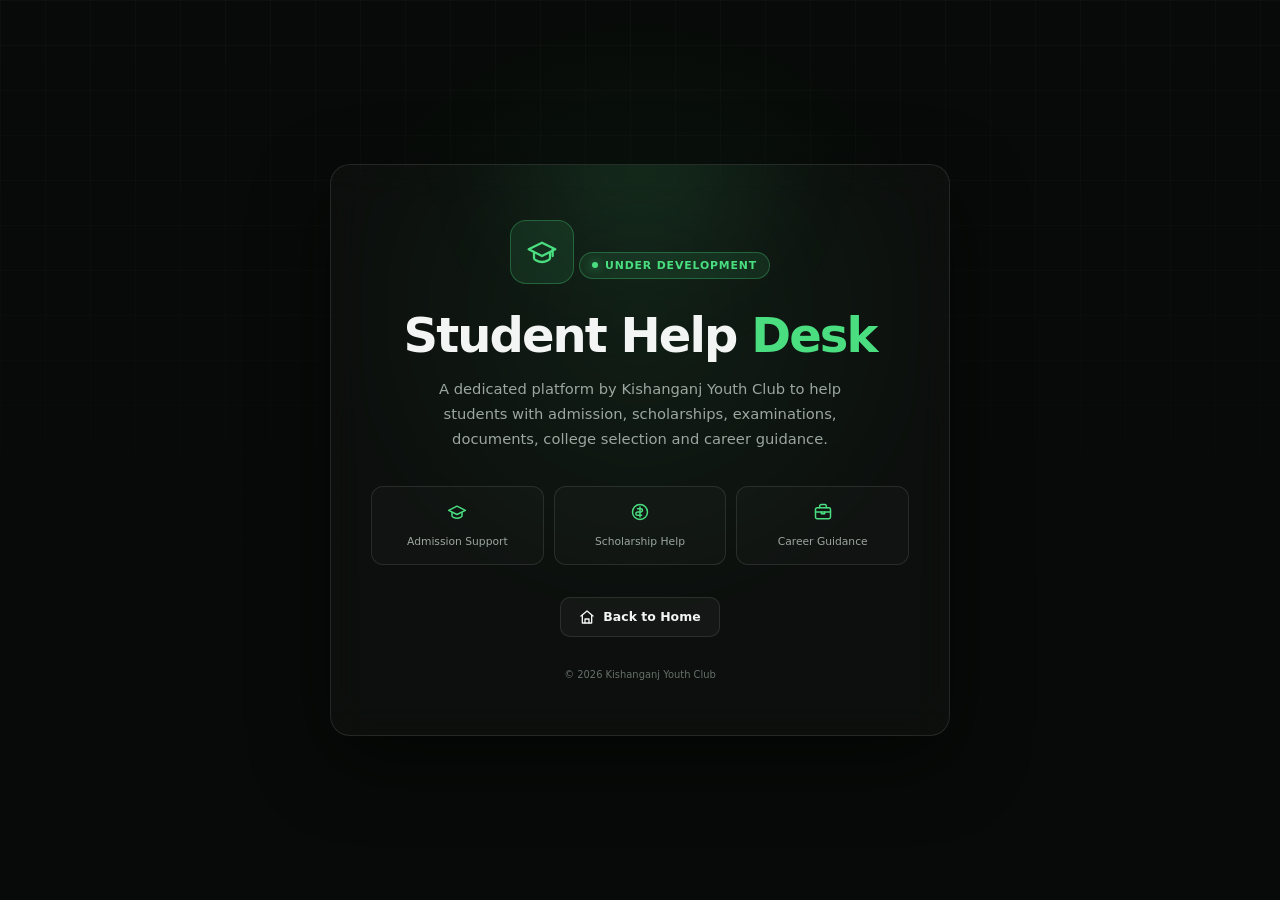
<file: student-help-desk-login.html>
<!DOCTYPE html>
<html lang="en">
<head>
    <meta charset="UTF-8">
    <meta name="viewport" content="width=device-width, initial-scale=1.0">

    <title>Student Help Desk | Kishanganj Youth Club</title>

    <style>
        :root {
            --bg: #070a08;
            --bg-soft: #0c110e;

            --text: #f2f5f3;
            --text-dim: #9ca7a0;

            --green: #4ade80;
            --green-soft: rgba(74, 222, 128, 0.10);

            --border: rgba(255, 255, 255, 0.10);
            --border-green: rgba(74, 222, 128, 0.30);

            --radius: 14px;
        }

        * {
            margin: 0;
            padding: 0;
            box-sizing: border-box;
        }

        body {
            min-height: 100vh;

            display: flex;
            align-items: center;
            justify-content: center;

            padding: 24px;

            background:
                radial-gradient(
                    circle at 50% 35%,
                    rgba(74, 222, 128, 0.07),
                    transparent 35%
                ),
                var(--bg);

            color: var(--text);

            font-family:
                Inter,
                system-ui,
                -apple-system,
                BlinkMacSystemFont,
                "Segoe UI",
                sans-serif;
        }


        /* Background grid */

        body::before {
            content: "";

            position: fixed;
            inset: 0;

            background-image:
                linear-gradient(
                    rgba(255,255,255,0.025) 1px,
                    transparent 1px
                ),
                linear-gradient(
                    90deg,
                    rgba(255,255,255,0.025) 1px,
                    transparent 1px
                );

            background-size: 45px 45px;

            mask-image: linear-gradient(
                to bottom,
                black,
                transparent 85%
            );

            pointer-events: none;
        }


        /* Main card */

        .coming-soon {
            position: relative;

            width: 100%;
            max-width: 620px;

            padding: 55px 40px;

            text-align: center;

            background: rgba(255, 255, 255, 0.025);

            border: 1px solid var(--border);

            border-radius: 20px;

            backdrop-filter: blur(18px);

            box-shadow:
                0 25px 80px rgba(0, 0, 0, 0.45);

            overflow: hidden;
        }


        /* Green glow */

        .coming-soon::before {
            content: "";

            position: absolute;

            width: 220px;
            height: 220px;

            top: -130px;
            left: 50%;

            transform: translateX(-50%);

            background: rgba(74, 222, 128, 0.10);

            filter: blur(60px);

            border-radius: 50%;
        }


        /* Logo */

        .logo {
            position: relative;

            display: inline-flex;

            align-items: center;
            justify-content: center;

            width: 64px;
            height: 64px;

            margin-bottom: 25px;

            border-radius: 16px;

            background: var(--green-soft);

            border: 1px solid var(--border-green);

            color: var(--green);
        }

        .logo svg {
            width: 32px;
            height: 32px;
        }


        /* Badge */

        .badge {
            display: inline-flex;

            align-items: center;
            gap: 7px;

            padding: 6px 12px;

            margin-bottom: 18px;

            border: 1px solid var(--border-green);

            border-radius: 999px;

            background: var(--green-soft);

            color: var(--green);

            font-size: 0.68rem;

            font-weight: 700;

            letter-spacing: 0.08em;

            text-transform: uppercase;
        }

        .badge-dot {
            width: 6px;
            height: 6px;

            border-radius: 50%;

            background: var(--green);

            box-shadow:
                0 0 10px rgba(74, 222, 128, 0.7);
        }


        /* Heading */

        h1 {
            position: relative;

            margin-bottom: 14px;

            font-size: clamp(2rem, 5vw, 3rem);

            line-height: 1.1;

            letter-spacing: -0.04em;
        }

        h1 span {
            color: var(--green);
        }


        /* Description */

        .description {
            max-width: 470px;

            margin: 0 auto;

            color: var(--text-dim);

            font-size: 0.92rem;

            line-height: 1.7;
        }


        /* Features */

        .features {
            display: grid;

            grid-template-columns:
                repeat(3, 1fr);

            gap: 10px;

            margin-top: 35px;
        }

        .feature {
            padding: 15px 10px;

            border: 1px solid var(--border);

            border-radius: 12px;

            background: rgba(255,255,255,0.02);
        }

        .feature svg {
            width: 20px;
            height: 20px;

            margin-bottom: 8px;

            color: var(--green);
        }

        .feature span {
            display: block;

            color: var(--text-dim);

            font-size: 0.67rem;

            line-height: 1.4;
        }


        /* Button */

        .home-btn {
            display: inline-flex;

            align-items: center;
            justify-content: center;

            gap: 8px;

            margin-top: 32px;

            padding: 11px 18px;

            border: 1px solid var(--border);

            border-radius: 10px;

            background: rgba(255,255,255,0.035);

            color: var(--text);

            text-decoration: none;

            font-size: 0.78rem;

            font-weight: 600;

            transition: 0.25s ease;
        }

        .home-btn:hover {
            border-color: var(--border-green);

            background: var(--green-soft);

            color: var(--green);

            transform: translateY(-2px);
        }


        /* Footer */

        .footer {
            margin-top: 32px;

            color: #66716a;

            font-size: 0.62rem;
        }


        /* Mobile */

        @media (max-width: 600px) {

            body {
                padding: 15px;
            }

            .coming-soon {
                padding: 40px 22px;
            }

            .features {
                grid-template-columns: 1fr;

                gap: 8px;
            }

            .feature {
                display: flex;

                align-items: center;

                gap: 10px;

                text-align: left;

                padding: 11px 13px;
            }

            .feature svg {
                margin: 0;
                flex-shrink: 0;
            }

            .feature span {
                font-size: 0.68rem;
            }

            .description {
                font-size: 0.82rem;
            }
        }
    </style>
</head>


<body>

    <main class="coming-soon">

        <!-- Student Icon -->

        <div class="logo">

            <svg viewBox="0 0 24 24"
                 fill="none"
                 stroke="currentColor"
                 stroke-width="1.7"
                 stroke-linecap="round"
                 stroke-linejoin="round">

                <path d="M2 10l10-5 10 5-10 5L2 10z"/>

                <path d="M6 12.5v4.2c0 .8 2.7 2.8 6 2.8s6-2 6-2.8v-4.2"/>

                <path d="M20 10v5"/>

            </svg>

        </div>


        <!-- Status -->

        <div class="badge">
            <span class="badge-dot"></span>
            Under Development
        </div>


        <!-- Heading -->

        <h1>
            Student Help <span>Desk</span>
        </h1>


        <!-- Description -->

        <p class="description">
            A dedicated platform by Kishanganj Youth Club to help
            students with admission, scholarships, examinations,
            documents, college selection and career guidance.
        </p>


        <!-- Features -->

        <div class="features">

            <!-- Admission -->

            <div class="feature">

                <svg viewBox="0 0 24 24"
                     fill="none"
                     stroke="currentColor"
                     stroke-width="1.8"
                     stroke-linecap="round"
                     stroke-linejoin="round">

                    <path d="M2 10l10-5 10 5-10 5L2 10z"/>
                    <path d="M6 12.5v4.2c0 .8 2.7 2.8 6 2.8s6-2 6-2.8v-4.2"/>

                </svg>

                <span>Admission Support</span>

            </div>


            <!-- Scholarship -->

            <div class="feature">

                <svg viewBox="0 0 24 24"
                     fill="none"
                     stroke="currentColor"
                     stroke-width="1.8"
                     stroke-linecap="round"
                     stroke-linejoin="round">

                    <circle cx="12" cy="12" r="9"/>
                    <path d="M9 8h4a2 2 0 010 4H9a2 2 0 000 4h5"/>
                    <path d="M12 6v12"/>

                </svg>

                <span>Scholarship Help</span>

            </div>


            <!-- Career -->

            <div class="feature">

                <svg viewBox="0 0 24 24"
                     fill="none"
                     stroke="currentColor"
                     stroke-width="1.8"
                     stroke-linecap="round"
                     stroke-linejoin="round">

                    <rect x="3" y="7" width="18" height="13" rx="2"/>
                    <path d="M8 7V5a2 2 0 012-2h4a2 2 0 012 2v2"/>
                    <path d="M3 12h18"/>
                    <path d="M10 12v2h4v-2"/>

                </svg>

                <span>Career Guidance</span>

            </div>

        </div>


        <!-- Home -->

        <a href="index.html" class="home-btn">

            <svg viewBox="0 0 24 24"
                 width="16"
                 height="16"
                 fill="none"
                 stroke="currentColor"
                 stroke-width="2"
                 stroke-linecap="round"
                 stroke-linejoin="round">

                <path d="M3 10.5L12 3l9 7.5"/>
                <path d="M5 9.5V21h14V9.5"/>
                <path d="M9 21v-6h6v6"/>

            </svg>

            Back to Home

        </a>


        <div class="footer">
            © 2026 Kishanganj Youth Club
        </div>

    </main>

</body>
</html>
</file>
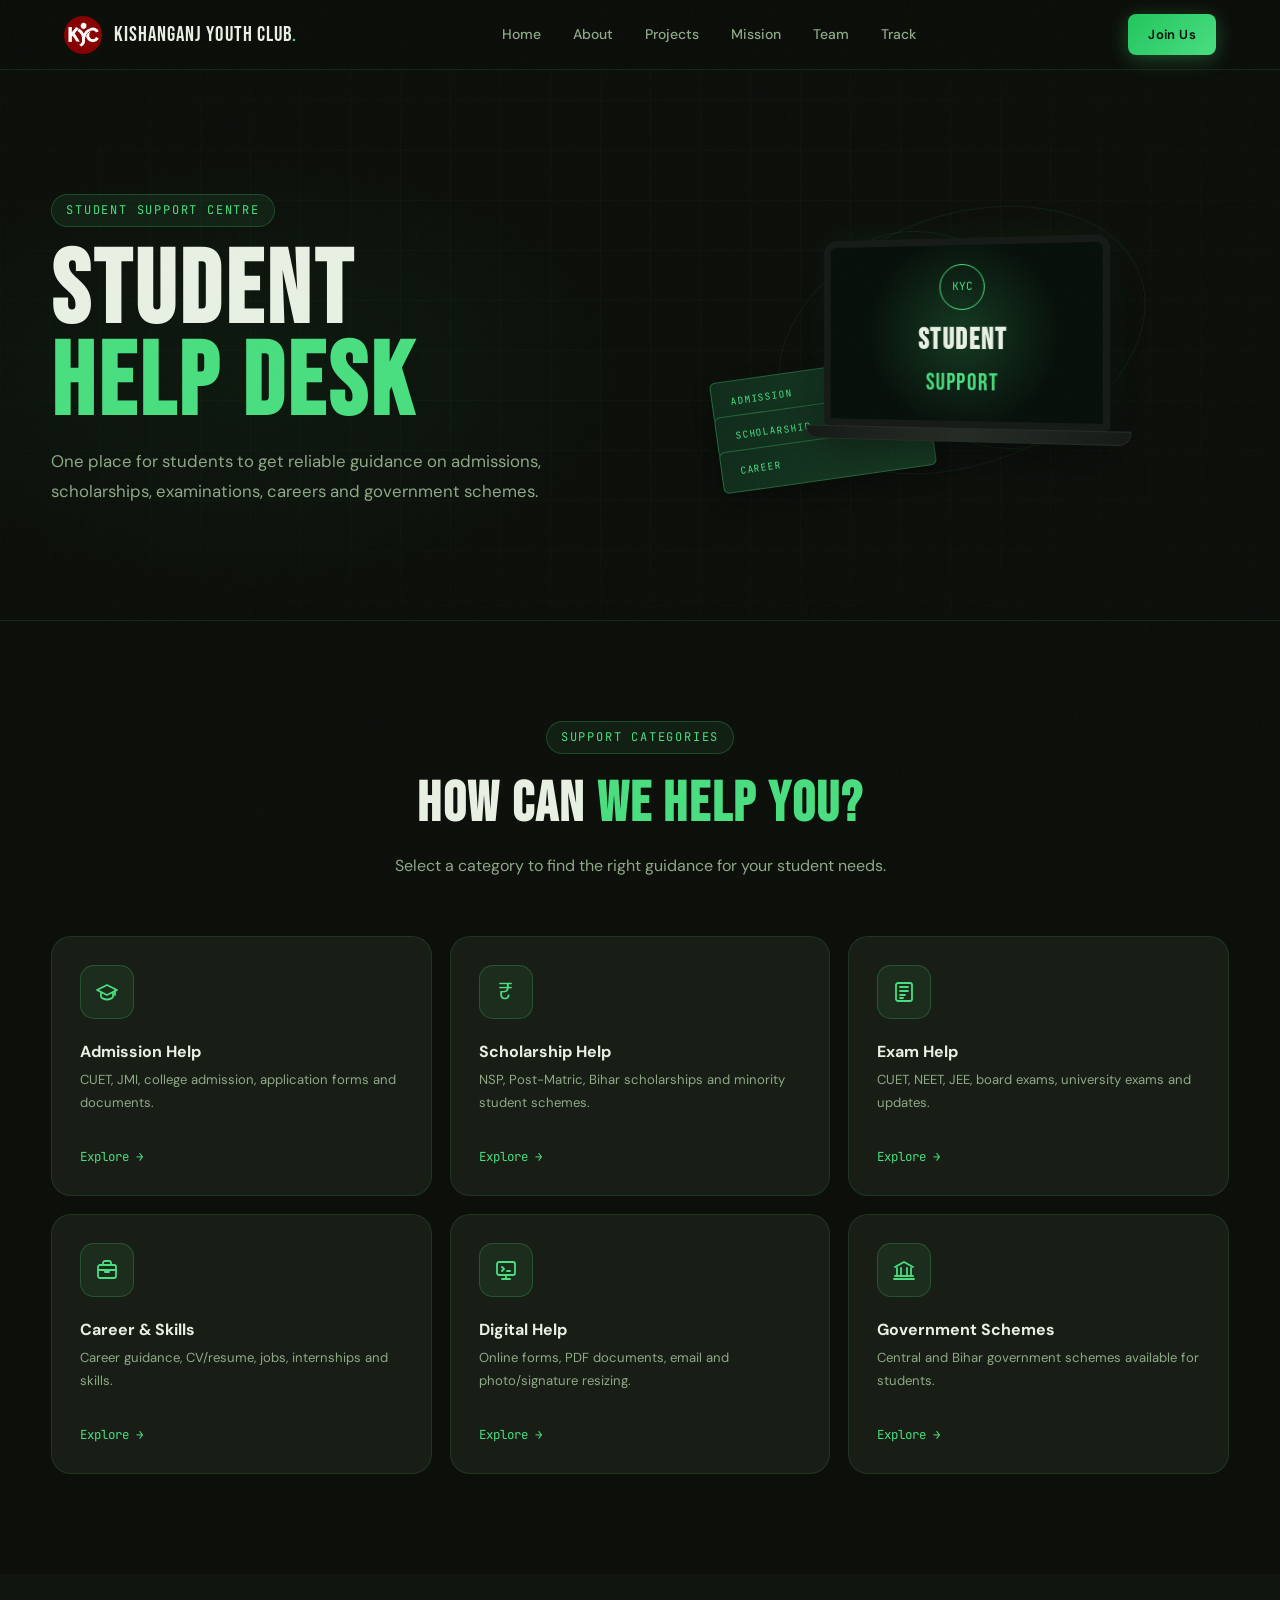
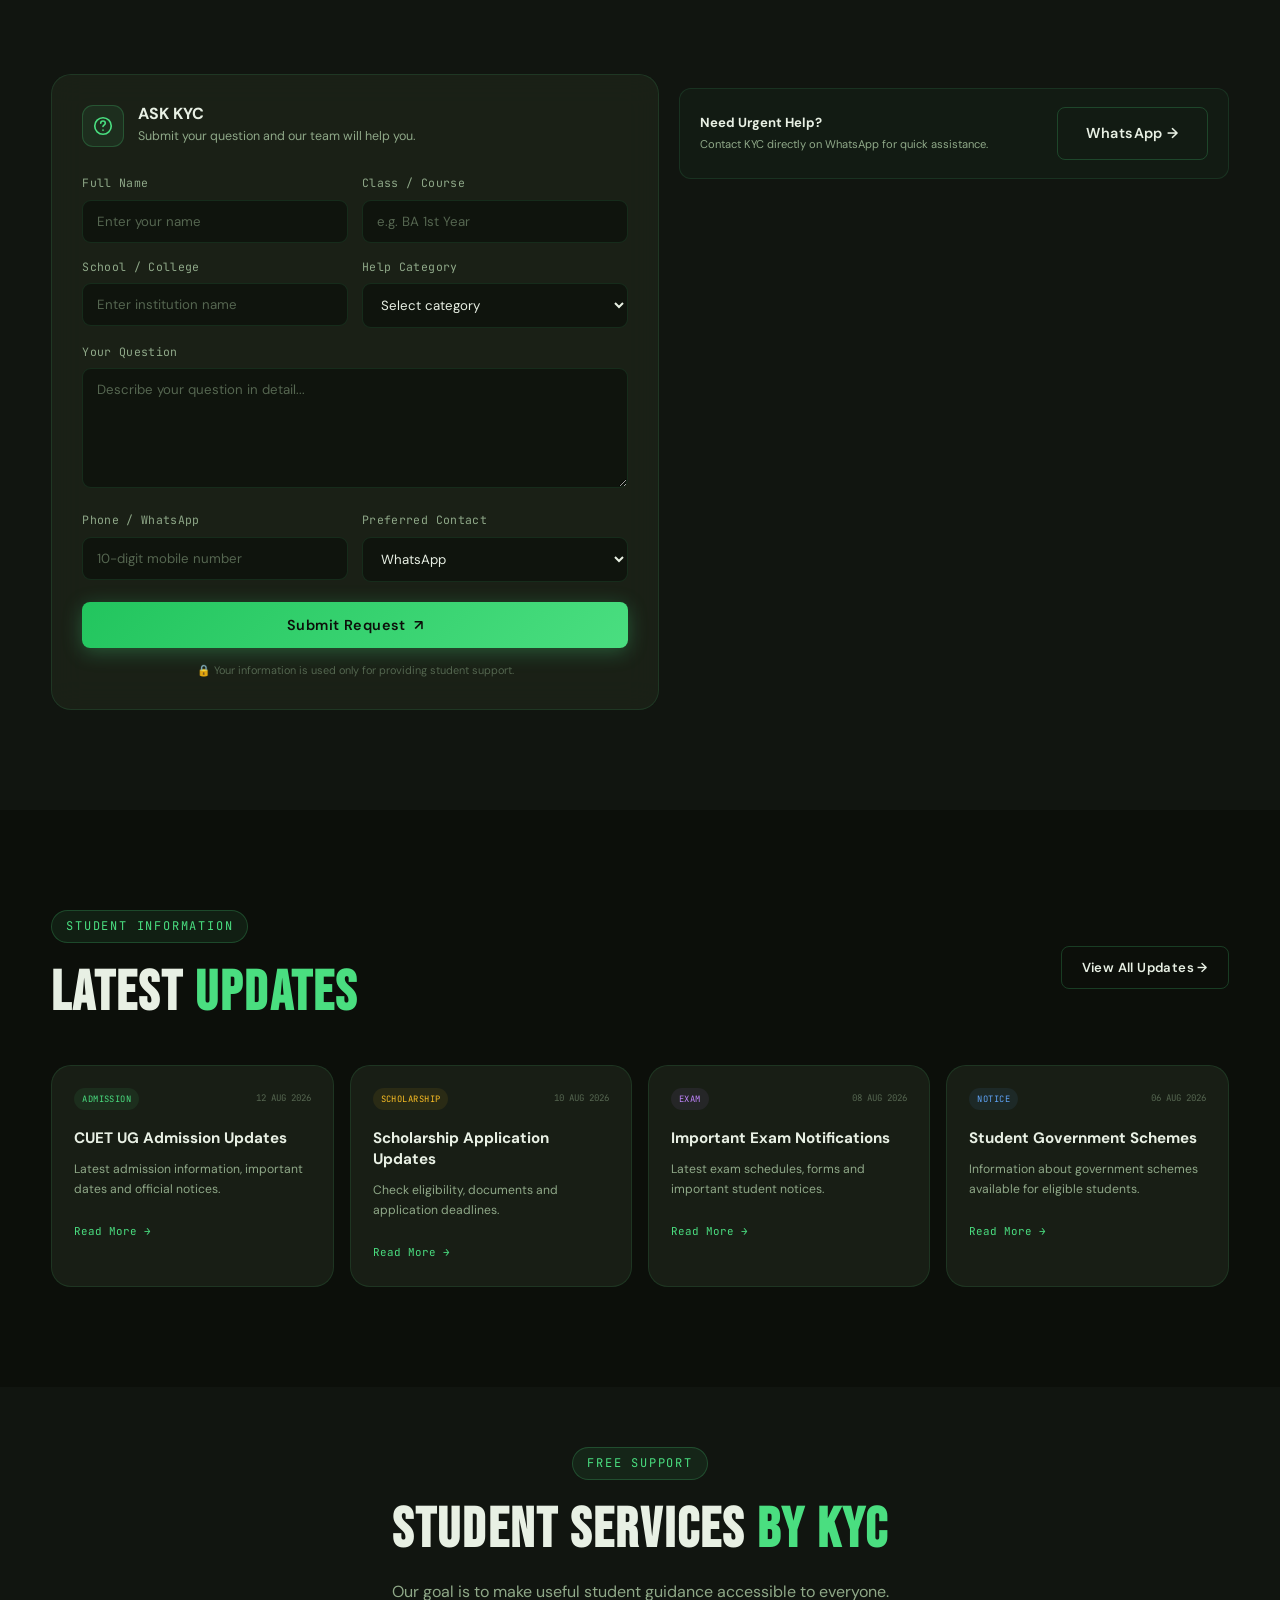
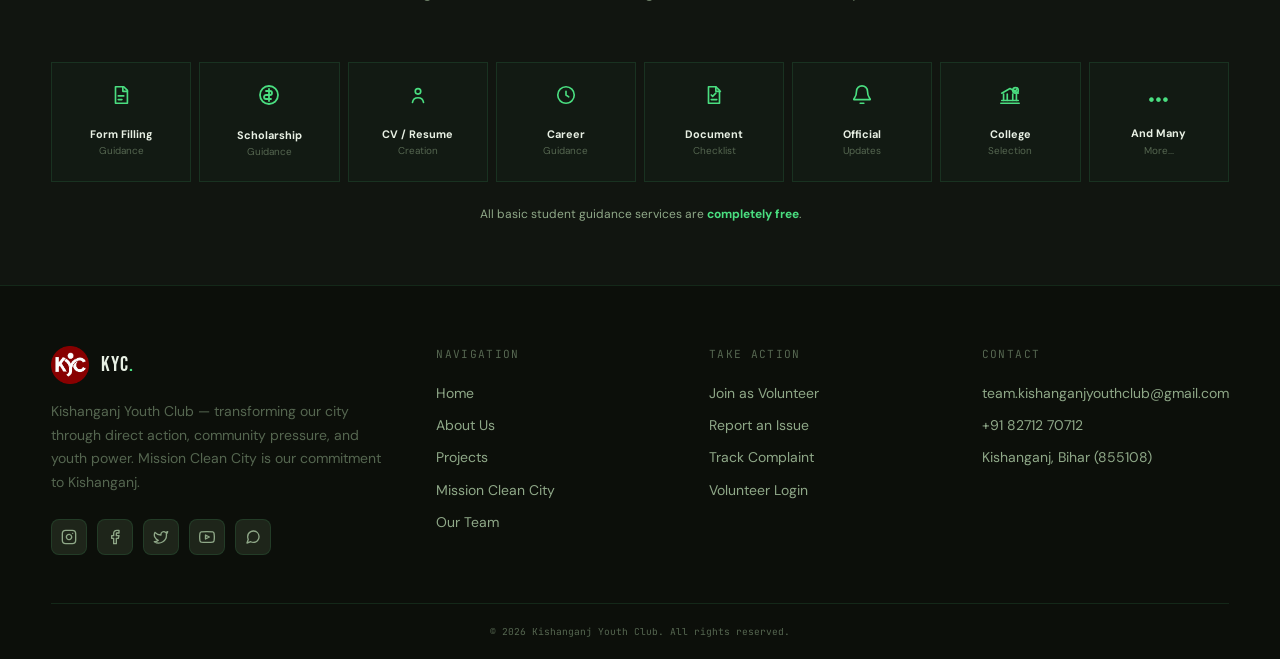
<file: student-help-desk.html>
<!DOCTYPE html>
<html lang="en">

<head>
    <meta charset="UTF-8">
    <meta name="viewport" content="width=device-width, initial-scale=1.0">

    <title>Student Help Desk | Kishanganj Youth Club</title>
    <meta name="description"
        content="Kishanganj Youth Club Student Help Desk - Admission, Scholarship, Exam, Career and Digital Support.">

    <!-- Existing website CSS -->
    <link rel="stylesheet" href="style.css">

    <!-- Page specific CSS -->
    <link rel="stylesheet" href="student-help-desk.css">
</head>

<body>

    <!-- ─────────────────────────────── NAVBAR ──────────────────── -->
    <nav class="navbar" id="navbar">
        <a href="index.html" class="nav-logo">
            <img src="assets/logo.png" alt="KYC Logo" class="nav-logo-img">
            <span class="nav-logo-text">KISHANGANJ YOUTH CLUB<span>.</span></span>
        </a>

        <div class="nav-links">
            <a href="index.html" class="nav-link">Home</a>
            <a href="about.html" class="nav-link">About</a>
            <a href="projects.html" class="nav-link">Projects</a>
            <a href="mission.html" class="nav-link">Mission</a>
            <a href="team.html" class="nav-link">Team</a>
            <a href="track.html" class="nav-link">Track</a>
        </div>

        <div class="flex gap-8">
            <a href="join.html" class="btn btn-primary btn-sm nav-cta">Join Us</a>

        </div>

        <button class="hamburger" id="hamburger" aria-label="Toggle menu">
            <span></span><span></span><span></span>
        </button>
    </nav>

    <!-- MOBILE MENU -->
    <div class="mobile-menu" id="mobileMenu">
        <a href="index.html" class="nav-link">Home</a>
        <a href="about.html" class="nav-link">About</a>
        <a href="projects.html" class="nav-link">Projects</a>
        <a href="mission.html" class="nav-link">Mission</a>
        <a href="team.html" class="nav-link">Team</a>
        <a href="track.html" class="nav-link">Track Status</a>
        <a href="join.html" class="nav-link">Join Us</a>

    </div>


    <main>

        <!-- =========================================================
     HERO
========================================================= -->

        <section class="page-hero student-hero">

            <div class="hero-grid"></div>

            <div class="container student-hero-inner">

                <div class="student-hero-content">

                    <span class="section-tag">
                        STUDENT SUPPORT CENTRE
                    </span>

                    <h1 class="page-hero-title">
                        STUDENT
                        <span>HELP DESK</span>
                    </h1>

                    <p class="page-hero-sub">
                        One place for students to get reliable guidance
                        on admissions, scholarships, examinations,
                        careers and government schemes.
                    </p>



                </div>


                <div class="student-hero-visual">

                    <div class="student-orbit orbit-one"></div>
                    <div class="student-orbit orbit-two"></div>

                    <div class="student-book-stack">

                        <div class="book book-1">
                            <span>ADMISSION</span>
                        </div>

                        <div class="book book-2">
                            <span>SCHOLARSHIP</span>
                        </div>

                        <div class="book book-3">
                            <span>CAREER</span>
                        </div>

                    </div>

                    <div class="student-laptop">
                        <div class="laptop-screen">
                            <div class="laptop-logo">KYC</div>
                            <strong>STUDENT</strong>
                            <span>SUPPORT</span>
                        </div>

                        <div class="laptop-base"></div>
                    </div>

                </div>

            </div>

        </section>


        <!-- =========================================================
     HELP CATEGORIES
========================================================= -->

        <section class="section student-categories">

            <div class="container">

                <div class="text-center student-section-heading">

                    <span class="section-tag">
                        SUPPORT CATEGORIES
                    </span>

                    <h2 class="section-heading">
                        HOW CAN <span>WE HELP YOU?</span>
                    </h2>

                    <p class="section-sub">
                        Select a category to find the right guidance
                        for your student needs.
                    </p>

                </div>


                <div class="student-category-grid">

                    <!-- Admission -->

                    <a href="#ask-kyc" class="student-category-card">

                        <div class="student-category-icon">
                            <svg viewBox="0 0 24 24" width="24" height="24" fill="none" stroke="currentColor"
                                stroke-width="1.8" stroke-linecap="round" stroke-linejoin="round">
                                <path d="M2 10l10-5 10 5-10 5L2 10z" />
                                <path d="M6 12.5v4.2c0 .8 2.7 2.8 6 2.8s6-2 6-2.8v-4.2" />
                                <path d="M20 10v5" />
                            </svg>
                        </div>

                        <div>
                            <h3>Admission Help</h3>

                            <p>
                                CUET, JMI, college admission,
                                application forms and documents.
                            </p>
                        </div>

                        <span class="category-link">
                            Explore →
                        </span>

                    </a>


                    <!-- Scholarship -->

                    <a href="#ask-kyc" class="student-category-card">

                        <div class="student-category-icon">
                            ₹
                        </div>

                        <div>
                            <h3>Scholarship Help</h3>

                            <p>
                                NSP, Post-Matric, Bihar scholarships
                                and minority student schemes.
                            </p>
                        </div>

                        <span class="category-link">
                            Explore →
                        </span>

                    </a>


                    <!-- Exams -->

                    <a href="#ask-kyc" class="student-category-card">

                        <div class="student-category-icon">
                            <svg viewBox="0 0 24 24" width="24" height="24" fill="none" stroke="currentColor"
                                stroke-width="1.8" stroke-linecap="round" stroke-linejoin="round">
                                <rect x="4" y="3" width="16" height="18" rx="2" />
                                <path d="M8 7h8" />
                                <path d="M8 11h8" />
                                <path d="M8 15h5" />
                                <path d="M8 18h3" />
                            </svg>
                        </div>

                        <div>
                            <h3>Exam Help</h3>

                            <p>
                                CUET, NEET, JEE, board exams,
                                university exams and updates.
                            </p>
                        </div>

                        <span class="category-link">
                            Explore →
                        </span>

                    </a>


                    <!-- Career -->

                    <a href="#ask-kyc" class="student-category-card">

                        <div class="student-category-icon">
                            <svg viewBox="0 0 24 24" width="24" height="24" fill="none" stroke="currentColor"
                                stroke-width="1.8" stroke-linecap="round" stroke-linejoin="round">
                                <rect x="3" y="7" width="18" height="13" rx="2" />
                                <path d="M8 7V5a2 2 0 012-2h4a2 2 0 012 2v2" />
                                <path d="M3 12h18" />
                                <path d="M10 12v2h4v-2" />
                            </svg>
                        </div>

                        <div>
                            <h3>Career & Skills</h3>

                            <p>
                                Career guidance, CV/resume,
                                jobs, internships and skills.
                            </p>
                        </div>

                        <span class="category-link">
                            Explore →
                        </span>

                    </a>


                    <!-- Digital -->

                    <a href="#ask-kyc" class="student-category-card">

                        <div class="student-category-icon">
                            <svg viewBox="0 0 24 24" width="24" height="24" fill="none" stroke="currentColor"
                                stroke-width="1.8" stroke-linecap="round" stroke-linejoin="round">
                                <rect x="3" y="4" width="18" height="13" rx="2" />
                                <path d="M8 21h8" />
                                <path d="M12 17v4" />
                                <path d="M8 9l2 2-2 2" />
                                <path d="M13 13h3" />
                            </svg>
                        </div>

                        <div>
                            <h3>Digital Help</h3>

                            <p>
                                Online forms, PDF documents,
                                email and photo/signature resizing.
                            </p>
                        </div>

                        <span class="category-link">
                            Explore →
                        </span>

                    </a>


                    <!-- Government -->

                    <a href="#ask-kyc" class="student-category-card">

                        <div class="student-category-icon">
                            <svg viewBox="0 0 24 24" width="24" height="24" fill="none" stroke="currentColor"
                                stroke-width="1.8" stroke-linecap="round" stroke-linejoin="round">
                                <path d="M3 9l9-5 9 5" />
                                <path d="M5 10v8" />
                                <path d="M9 10v8" />
                                <path d="M15 10v8" />
                                <path d="M19 10v8" />
                                <path d="M3 18h18" />
                                <path d="M2 21h20" />
                            </svg>
                        </div>

                        <div>
                            <h3>Government Schemes</h3>

                            <p>
                                Central and Bihar government
                                schemes available for students.
                            </p>
                        </div>

                        <span class="category-link">
                            Explore →
                        </span>

                    </a>

                </div>

            </div>

        </section>


        <!-- =========================================================
     ASK KYC + TRACK REQUEST
========================================================= -->

        <section class="section student-support-section" id="ask-kyc">

            <div class="container">

                <div class="student-support-grid">


                    <!-- ASK KYC -->

                    <div class="student-help-card">

                        <div class="support-card-header">

                            <div class="support-header-icon">
                                <svg viewBox="0 0 24 24" width="22" height="22" fill="none" stroke="currentColor"
                                    stroke-width="1.8" stroke-linecap="round" stroke-linejoin="round">
                                    <circle cx="12" cy="12" r="9" />
                                    <path d="M9.5 9a2.5 2.5 0 115 0c0 2-2.5 2-2.5 3.5" />
                                    <path d="M12 16.5h.01" />
                                </svg>
                            </div>

                            <div>
                                <h3>ASK KYC</h3>

                                <p>
                                    Submit your question and our
                                    team will help you.
                                </p>
                            </div>

                        </div>


                        <form id="studentHelpForm">

                            <div class="student-form-row">

                                <div class="student-form-group">
                                    <label>Full Name</label>

                                    <input type="text" id="studentName" placeholder="Enter your name" required>
                                </div>


                                <div class="student-form-group">
                                    <label>Class / Course</label>

                                    <input type="text" id="studentCourse" placeholder="e.g. BA 1st Year" required>
                                </div>

                            </div>


                            <div class="student-form-row">

                                <div class="student-form-group">
                                    <label>School / College</label>

                                    <input type="text" id="studentCollege" placeholder="Enter institution name">
                                </div>


                                <div class="student-form-group">

                                    <label>Help Category</label>

                                    <select id="studentCategory" required>

                                        <option value="">
                                            Select category
                                        </option>

                                        <option>
                                            Admission Help
                                        </option>

                                        <option>
                                            Scholarship Help
                                        </option>

                                        <option>
                                            Exam Help
                                        </option>

                                        <option>
                                            Career & Skills
                                        </option>

                                        <option>
                                            Digital Help
                                        </option>

                                        <option>
                                            Government Schemes
                                        </option>

                                        <option>
                                            Other
                                        </option>

                                    </select>

                                </div>

                            </div>


                            <div class="student-form-group">

                                <label>Your Question</label>

                                <textarea id="studentQuestion" rows="5"
                                    placeholder="Describe your question in detail..." required></textarea>

                            </div>


                            <div class="student-form-row">

                                <div class="student-form-group">

                                    <label>
                                        Phone / WhatsApp
                                    </label>

                                    <input type="tel" id="studentPhone" placeholder="10-digit mobile number"
                                        pattern="[0-9]{10}" required>

                                </div>


                                <div class="student-form-group">

                                    <label>
                                        Preferred Contact
                                    </label>

                                    <select id="studentContact">

                                        <option>
                                            WhatsApp
                                        </option>

                                        <option>
                                            Phone Call
                                        </option>

                                        <option>
                                            SMS
                                        </option>

                                    </select>

                                </div>

                            </div>


                            <button type="submit" class="btn btn-primary student-submit-btn">

                                Submit Request
                                <span>↗</span>

                            </button>


                            <div id="studentFormSuccess" class="student-form-success">

                            </div>

                            <div class="student-privacy">
                                🔒 Your information is used only
                                for providing student support.
                            </div>

                        </form>

                    </div>





                    <!-- URGENT -->

                    <div class="student-urgent-card">

                        <div>

                            <strong>
                                Need Urgent Help?
                            </strong>

                            <p>
                                Contact KYC directly on WhatsApp
                                for quick assistance.
                            </p>

                        </div>

                        <a href="https://wa.me/918271270712" target="_blank" class="btn btn-outline">

                            WhatsApp →

                        </a>

                    </div>

                </div>

            </div>

            </div>

        </section>


        <!-- =========================================================
     LATEST STUDENT UPDATES
========================================================= -->

        <section class="section student-updates">

            <div class="container">

                <div class="flex-between student-update-heading">

                    <div>

                        <span class="section-tag">
                            STUDENT INFORMATION
                        </span>

                        <h2 class="section-heading">
                            LATEST <span>UPDATES</span>
                        </h2>

                    </div>

                    <a href="resources.html" class="btn btn-outline btn-sm">

                        View All Updates →

                    </a>

                </div>


                <div class="student-update-grid">


                    <article class="student-update-card">

                        <div class="update-top">

                            <span class="update-category admission">
                                ADMISSION
                            </span>

                            <span>
                                12 AUG 2026
                            </span>

                        </div>

                        <h3>
                            CUET UG Admission Updates
                        </h3>

                        <p>
                            Latest admission information,
                            important dates and official notices.
                        </p>

                        <a href="#">
                            Read More →
                        </a>

                    </article>


                    <article class="student-update-card">

                        <div class="update-top">

                            <span class="update-category scholarship">
                                SCHOLARSHIP
                            </span>

                            <span>
                                10 AUG 2026
                            </span>

                        </div>

                        <h3>
                            Scholarship Application Updates
                        </h3>

                        <p>
                            Check eligibility, documents and
                            application deadlines.
                        </p>

                        <a href="#">
                            Read More →
                        </a>

                    </article>


                    <article class="student-update-card">

                        <div class="update-top">

                            <span class="update-category exam">
                                EXAM
                            </span>

                            <span>
                                08 AUG 2026
                            </span>

                        </div>

                        <h3>
                            Important Exam Notifications
                        </h3>

                        <p>
                            Latest exam schedules, forms and
                            important student notices.
                        </p>

                        <a href="#">
                            Read More →
                        </a>

                    </article>


                    <article class="student-update-card">

                        <div class="update-top">

                            <span class="update-category notice">
                                NOTICE
                            </span>

                            <span>
                                06 AUG 2026
                            </span>

                        </div>

                        <h3>
                            Student Government Schemes
                        </h3>

                        <p>
                            Information about government schemes
                            available for eligible students.
                        </p>

                        <a href="#">
                            Read More →
                        </a>

                    </article>

                </div>

            </div>

        </section>


        <!-- =========================================================
     FREE SERVICES
========================================================= -->

        <section class="section-sm student-services">

            <div class="container">

                <div class="text-center">

                    <span class="section-tag">
                        FREE SUPPORT
                    </span>

                    <h2 class="section-heading">
                        STUDENT SERVICES <span>BY KYC</span>
                    </h2>

                    <p class="section-sub">
                        Our goal is to make useful student guidance
                        accessible to everyone.
                    </p>

                </div>


                <div class="student-service-grid">

                    <div class="student-service-item">
                        <span><svg viewBox="0 0 24 24" width="22" height="22" fill="none" stroke="currentColor"
                                stroke-width="1.8" stroke-linecap="round" stroke-linejoin="round">
                                <path d="M6 3h9l4 4v14H6z" />
                                <path d="M14 3v5h5" />
                                <path d="M9 13h6" />
                                <path d="M9 17h4" />
                            </svg></span>
                        <strong>Form Filling</strong>
                        <small>Guidance</small>
                    </div>

                    <div class="student-service-item">
                        <span><svg viewBox="0 0 24 24" width="24" height="24" fill="none" stroke="currentColor"
                                stroke-width="1.8" stroke-linecap="round" stroke-linejoin="round">
                                <circle cx="12" cy="12" r="9" />
                                <path d="M9 8h4a2 2 0 010 4H9a2 2 0 000 4h5" />
                                <path d="M12 6v12" />
                            </svg></span>
                        <strong>Scholarship</strong>
                        <small>Guidance</small>
                    </div>

                    <div class="student-service-item">
                        <span><svg viewBox="0 0 24 24" width="22" height="22" fill="none" stroke="currentColor"
                                stroke-width="1.8" stroke-linecap="round" stroke-linejoin="round">
                                <circle cx="12" cy="8" r="3" />
                                <path d="M6 20c.5-3 2.5-5 6-5s5.5 2 6 5" />
                            </svg></span>
                        <strong>CV / Resume</strong>
                        <small>Creation</small>
                    </div>

                    <div class="student-service-item">
                        <span><svg viewBox="0 0 24 24" width="22" height="22" fill="none" stroke="currentColor"
                                stroke-width="1.8" stroke-linecap="round" stroke-linejoin="round">
                                <circle cx="12" cy="12" r="9" />
                                <path d="M12 8v4l3 2" />
                            </svg></span>
                        <strong>Career</strong>
                        <small>Guidance</small>
                    </div>

                    <div class="student-service-item">
                        <span><svg viewBox="0 0 24 24" width="22" height="22" fill="none" stroke="currentColor"
                                stroke-width="1.8" stroke-linecap="round" stroke-linejoin="round">
                                <path d="M6 3h8l4 4v14H6z" />
                                <path d="M14 3v5h5" />
                                <path d="M9 12l1.5 1.5L14 10" />
                                <path d="M9 17h6" />
                            </svg></span>
                        <strong>Document</strong>
                        <small>Checklist</small>
                    </div>

                    <div class="student-service-item">
                        <span><svg viewBox="0 0 24 24" width="22" height="22" fill="none" stroke="currentColor"
                                stroke-width="1.8" stroke-linecap="round" stroke-linejoin="round">
                                <path d="M18 8a6 6 0 00-12 0c0 7-3 7-3 9h18c0-2-3-2-3-9" />
                                <path d="M10 21h4" />
                            </svg></span>
                        <strong>Official</strong>
                        <small>Updates</small>
                    </div>

                    <div class="student-service-item">
                        <span><svg viewBox="0 0 24 24" width="22" height="22" fill="none" stroke="currentColor"
                                stroke-width="1.8" stroke-linecap="round" stroke-linejoin="round">
                                <path d="M3 10l9-5 9 5" />
                                <path d="M5 11v7" />
                                <path d="M9 11v7" />
                                <path d="M15 11v7" />
                                <path d="M19 11v7" />
                                <path d="M3 18h18" />
                                <path d="M2 21h20" />
                                <circle cx="18" cy="7" r="3" />
                                <path d="M16.7 7l.9.9 1.7-1.8" />
                            </svg></span>
                        <strong>College</strong>
                        <small>Selection</small>
                    </div>

                    <div class="student-service-item">
                        <span>•••</span>
                        <strong>And Many</strong>
                        <small>More...</small>
                    </div>

                </div>


                <p class="student-free-note">
                    All basic student guidance services are
                    <strong>completely free</strong>.
                </p>

            </div>

        </section>

    </main>


    <!-- ─────────────────────────── FOOTER ──────────────────────── -->
    <footer class="footer">
        <div class="container">
            <div class="footer-grid">

                <div>
                    <div class="nav-logo" style="margin-bottom:16px">
                        <img src="assets/logo.png" alt="KYC Logo" class="nav-logo-img">
                        <span class="nav-logo-text">KYC<span>.</span></span>
                    </div>
                    <p class="footer-brand-desc">Kishanganj Youth Club — transforming our city through direct action,
                        community pressure, and youth power. Mission Clean City is our commitment to Kishanganj.</p>
                    <div class="social-links">
                        <a href="#" class="social-link" title="Instagram">
                            <svg viewBox="0 0 24 24">
                                <rect x="2" y="2" width="20" height="20" rx="5" />
                                <path d="M16 11.37A4 4 0 1 1 12.63 8 4 4 0 0 1 16 11.37z" />
                                <line x1="17.5" y1="6.5" x2="17.51" y2="6.5" />
                            </svg>
                        </a>
                        <a href="#" class="social-link" title="Facebook">
                            <svg viewBox="0 0 24 24">
                                <path d="M18 2h-3a5 5 0 0 0-5 5v3H7v4h3v8h4v-8h3l1-4h-4V7a1 1 0 0 1 1-1h3z" />
                            </svg>
                        </a>
                        <a href="#" class="social-link" title="Twitter / X">
                            <svg viewBox="0 0 24 24">
                                <path
                                    d="M22 4s-.7 2.1-2 3.4c1.6 10-9.4 17.3-18 11.6 2.2.1 4.4-.6 6-2C3 15.5.5 9.6 3 5c2.2 2.6 5.6 4.1 9 4-.9-4.2 4-6.6 7-3.8 1.1 0 3-1.2 3-1.2z" />
                            </svg>
                        </a>
                        <a href="#" class="social-link" title="YouTube">
                            <svg viewBox="0 0 24 24">
                                <path
                                    d="M22.54 6.42a2.78 2.78 0 0 0-1.95-1.96C18.88 4 12 4 12 4s-6.88 0-8.59.46a2.78 2.78 0 0 0-1.95 1.96A29 29 0 0 0 1 12a29 29 0 0 0 .46 5.58A2.78 2.78 0 0 0 3.41 19.6C5.12 20 12 20 12 20s6.88 0 8.59-.46a2.78 2.78 0 0 0 1.95-1.96A29 29 0 0 0 23 12a29 29 0 0 0-.46-5.58z" />
                                <polygon points="9.75 15.02 15.5 12 9.75 8.98 9.75 15.02" />
                            </svg>
                        </a>
                        <a href="#" class="social-link" title="WhatsApp">
                            <svg viewBox="0 0 24 24">
                                <path
                                    d="M21 11.5a8.38 8.38 0 0 1-.9 3.8 8.5 8.5 0 0 1-7.6 4.7 8.38 8.38 0 0 1-3.8-.9L3 21l1.9-5.7a8.38 8.38 0 0 1-.9-3.8 8.5 8.5 0 0 1 4.7-7.6 8.38 8.38 0 0 1 3.8-.9h.5a8.48 8.48 0 0 1 8 8v.5z" />
                            </svg>
                        </a>
                    </div>
                </div>

                <div>
                    <div class="footer-heading">Navigation</div>
                    <div class="footer-links">
                        <a href="index.html" class="footer-link">Home</a>
                        <a href="about.html" class="footer-link">About Us</a>
                        <a href="projects.html" class="footer-link">Projects</a>
                        <a href="mission.html" class="footer-link">Mission Clean City</a>
                        <a href="team.html" class="footer-link">Our Team</a>
                    </div>
                </div>

                <div>
                    <div class="footer-heading">Take Action</div>
                    <div class="footer-links">
                        <a href="join.html" class="footer-link">Join as Volunteer</a>
                        <a href="mission.html" class="footer-link">Report an Issue</a>
                        <a href="track.html" class="footer-link">Track Complaint</a>
                        <a href="volunteer.html" class="footer-link">Volunteer Login</a>
                    </div>
                </div>

                <div>
                    <div class="footer-heading">Contact</div>
                    <div class="footer-links">
                        <a href="mailto:team.kishanganjyouthclub@gmail.com"
                            class="footer-link">team.kishanganjyouthclub@gmail.com</a>
                        <a href="tel:+919876543210" class="footer-link">+91 82712 70712</a>
                        <span class="footer-link" style="cursor:default">Kishanganj, Bihar (855108)</span>
                    </div>
                </div>

            </div>

            <div class="footer-bottom">
                <span>© 2026 Kishanganj Youth Club. All rights reserved.</span>

            </div>
        </div>
    </footer>

    <!-- =========================================================
     JAVASCRIPT
========================================================= -->

    <script src="student-help-desk.js"></script>

</body>

</html>
</file>
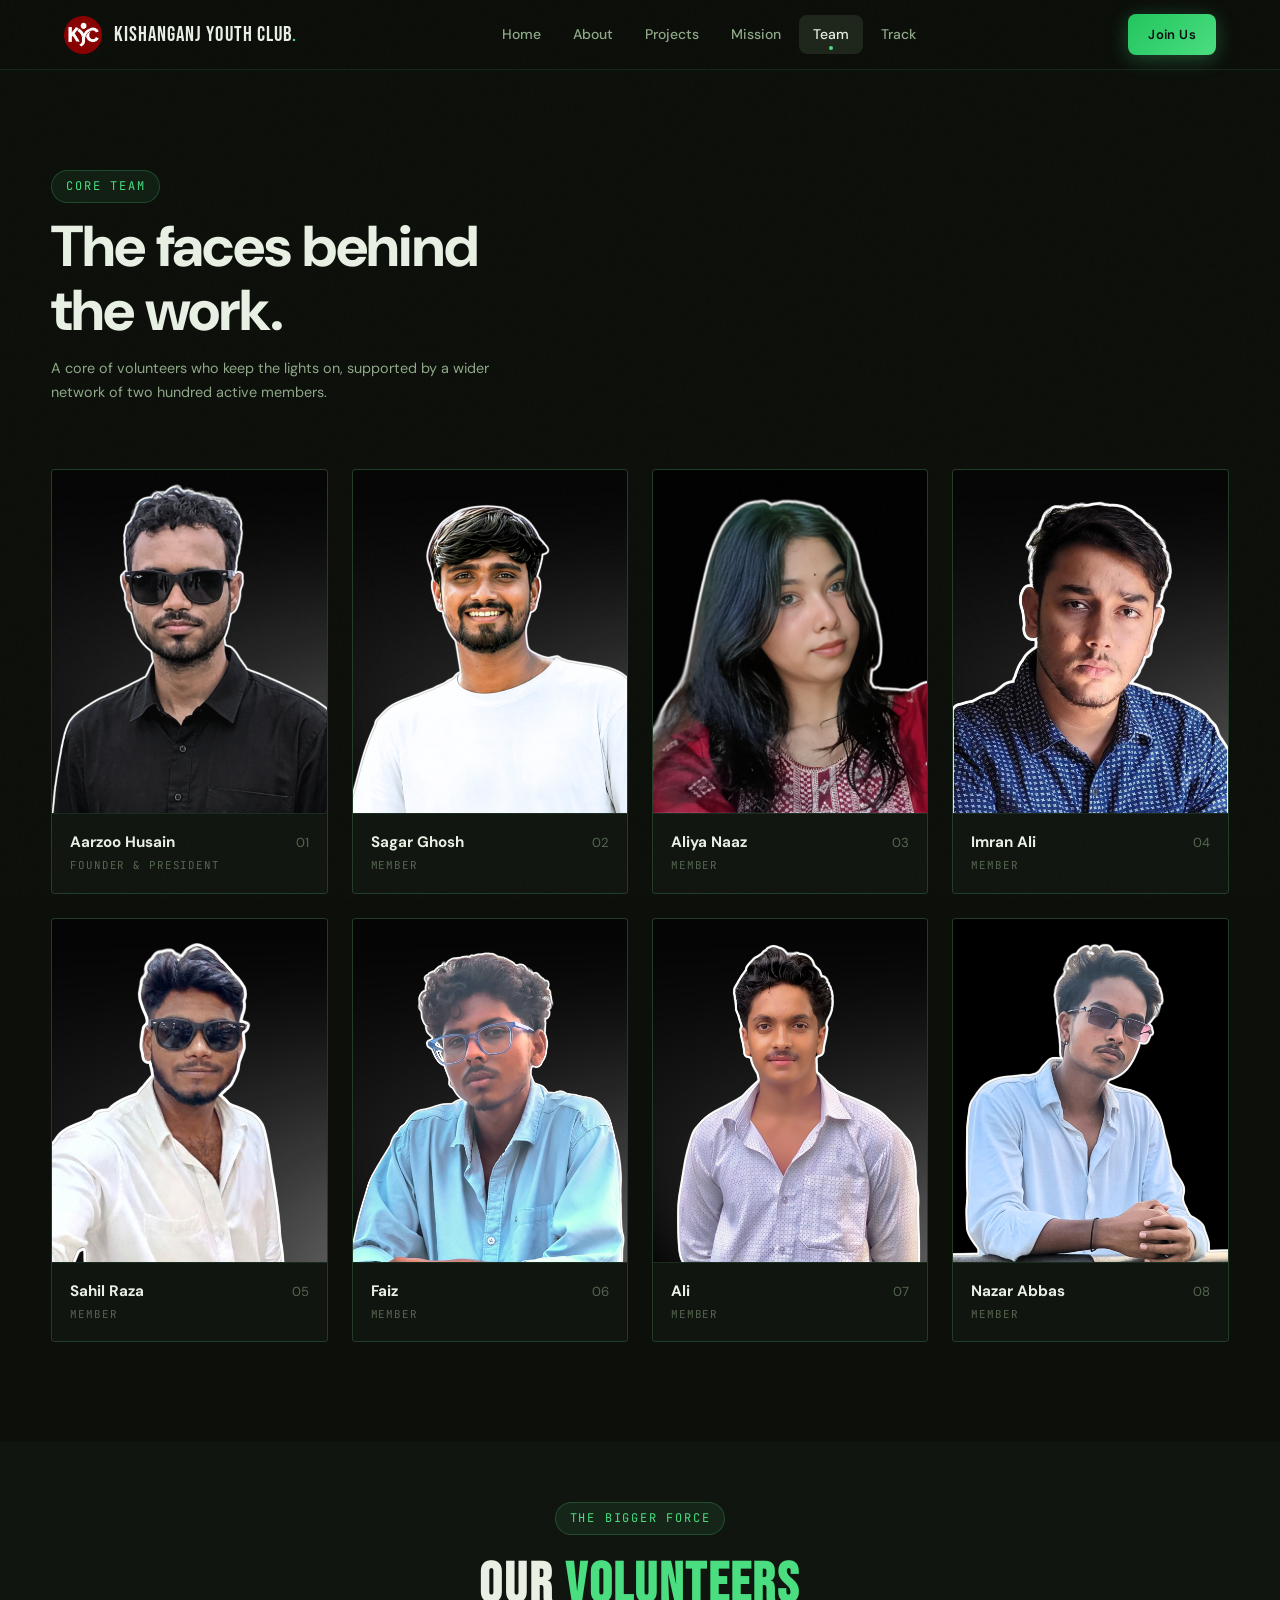
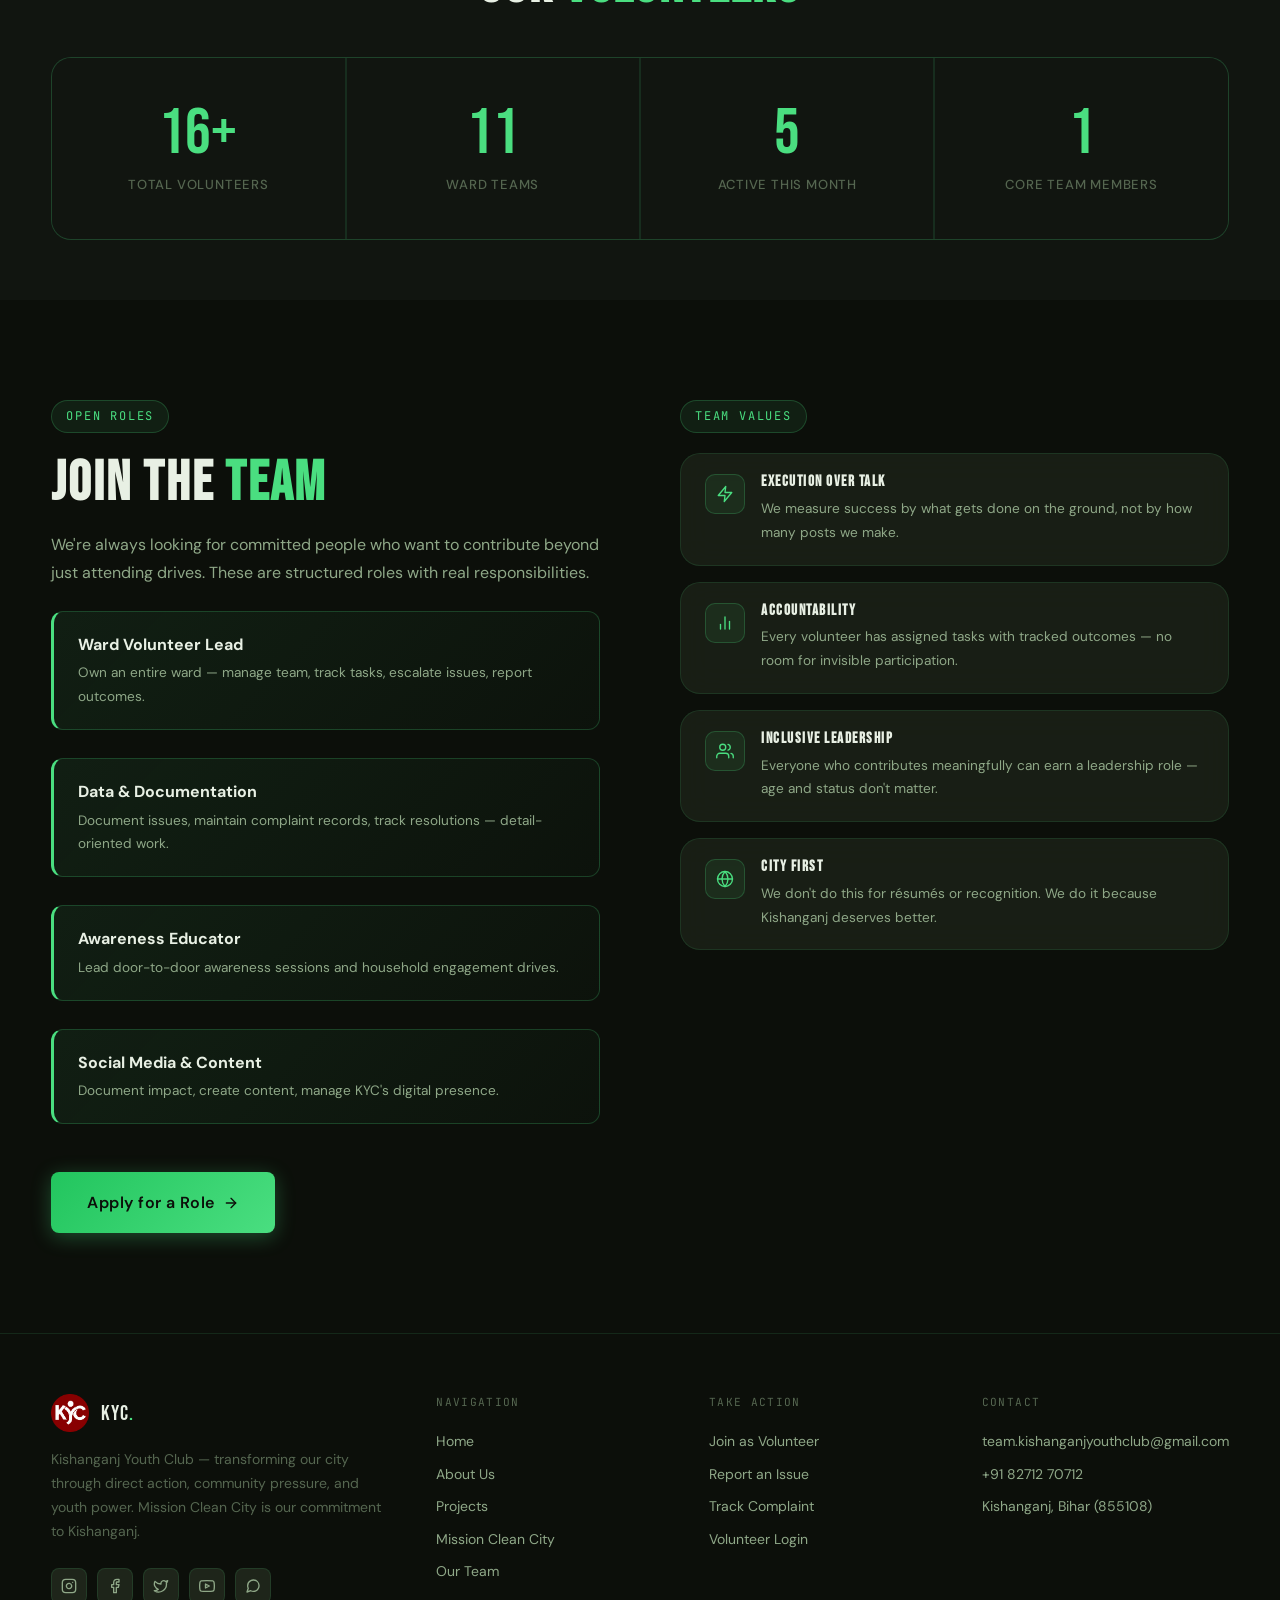
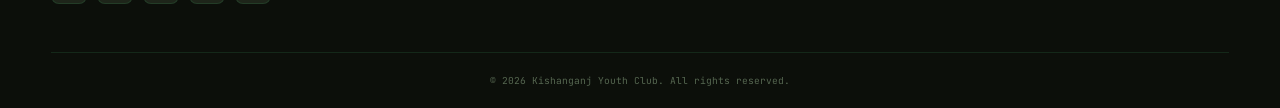
<file: team.html>
<!DOCTYPE html>
<html lang="en">
<head>
  <meta charset="UTF-8" />
  <meta name="viewport" content="width=device-width, initial-scale=1.0" />
  <title>Team — Kishanganj Youth Club</title>
  <link rel="icon" type="image/png" href="favicon.png">
  <link rel="stylesheet" href="style.css" />
</head>
<body>

<!-- ── NAVBAR ──────────────────────────────────────────────── -->
<nav class="navbar" id="navbar">
  <a href="index.html" class="nav-logo">
    <img src="assets/logo.png" alt="KYC Logo" class="nav-logo-img">
    <span class="nav-logo-text">KISHANGANJ YOUTH CLUB<span>.</span></span>
  </a>
  <div class="nav-links">
    <a href="index.html"    class="nav-link">Home</a>
    <a href="about.html"    class="nav-link">About</a>
    <a href="projects.html" class="nav-link">Projects</a>
    <a href="mission.html"  class="nav-link">Mission</a>
    <a href="team.html"     class="nav-link">Team</a>
    <a href="track.html"    class="nav-link">Track</a>
  </div>
  <div class="flex gap-8">
    <a href="join.html"      class="btn btn-primary btn-sm nav-cta">Join Us</a>
    
  </div>
  <button class="hamburger" id="hamburger" aria-label="Toggle menu">
    <span></span><span></span><span></span>
  </button>
</nav>

<div class="mobile-menu" id="mobileMenu">
  <a href="index.html"     class="nav-link">Home</a>
  <a href="about.html"     class="nav-link">About</a>
  <a href="projects.html"  class="nav-link">Projects</a>
  <a href="mission.html"   class="nav-link">Mission</a>
  <a href="team.html"      class="nav-link">Team</a>
  <a href="track.html"     class="nav-link">Track Status</a>
  <a href="join.html"      class="nav-link">Join Us</a>
  <a href="volunteer-login.html" class="nav-link">Volunteer Login</a>
</div>

<!-- ── MAIN CONTENT ─────────────────────────────────────────── -->
<main style="padding-top:70px">
  <section class="section">
    <div class="container">

      <!-- Intro — left-aligned exactly as original design -->
      <div class="team-page-intro">
        <div class="section-tag">Core Team</div>
        <h1>The faces behind<br>the work.</h1>
        <p>A core of volunteers who keep the lights on, supported by a wider network of two hundred active members.</p>
      </div>

      <!-- 6-member photo grid -->
      <div class="photo-grid-full">

        <!-- 01 — Md. Arman Khan -->
        <div class="photo-card fade-in">
          <div class="photo-card__portrait">
            <img src="../assets/team/aarzoo-1.png" alt="Md. Arman Khan">
          </div>
          <div class="photo-card__info">
            <div class="photo-card__text">
              <div class="photo-card__name">Aarzoo Husain</div>
              <div class="photo-card__role">Founder &amp; President</div>
            </div>
            <span class="photo-card__index">01</span>
          </div>
        </div>

        <!-- 02 — Sana Pervez -->
         <div class="photo-card fade-in fade-in-delay-1">
          <div class="photo-card__portrait">
            <img src="../assets/team/sagar-photo.png" alt="Md. Arman Khan">
          </div>
          <div class="photo-card__info">
            <div class="photo-card__text">
              <div class="photo-card__name">Sagar Ghosh</div>
              <div class="photo-card__role">Member</div>
            </div>
            <span class="photo-card__index">02</span>
          </div>
        </div> 

        <div class="photo-card fade-in fade-in-delay-2">
        <div class="photo-card__portrait">
          <img src="../assets/team/aaliya-photo.png" alt="Md. Arman Khan">
        </div>
        <div class="photo-card__info">
          <div class="photo-card__text">
            <div class="photo-card__name">Aliya Naaz</div>
            <div class="photo-card__role">Member</div>
          </div>
          <span class="photo-card__index">03</span>
        </div>
      </div>

      <div class="photo-card fade-in fade-in-delay-2">
        <div class="photo-card__portrait">
          <img src="../assets/team/imran-photo.png" alt="Md. Arman Khan">
        </div>
        <div class="photo-card__info">
          <div class="photo-card__text">
            <div class="photo-card__name">Imran Ali</div>
            <div class="photo-card__role">Member</div>
          </div>
          <span class="photo-card__index">04</span>
        </div>
      </div>

      <div class="photo-card fade-in fade-in-delay-2">
        <div class="photo-card__portrait">
          <img src="../assets/team/sahil-photo.png" alt="Md. Arman Khan">
        </div>
        <div class="photo-card__info">
          <div class="photo-card__text">
            <div class="photo-card__name">Sahil Raza</div>
            <div class="photo-card__role">Member</div>
          </div>
          <span class="photo-card__index">05</span>
        </div>
      </div>

      <div class="photo-card fade-in fade-in-delay-2">
        <div class="photo-card__portrait">
          <img src="../assets/team/faiz-photo.png" alt="Md. Arman Khan">
        </div>
        <div class="photo-card__info">
          <div class="photo-card__text">
            <div class="photo-card__name">Faiz</div>
            <div class="photo-card__role">Member</div>
          </div>
          <span class="photo-card__index">06</span>
        </div>
      </div>

      <div class="photo-card fade-in fade-in-delay-2">
        <div class="photo-card__portrait">
          <img src="../assets/team/ali-photo.png" alt="Md. Arman Khan">
        </div>
        <div class="photo-card__info">
          <div class="photo-card__text">
            <div class="photo-card__name">Ali</div>
            <div class="photo-card__role">Member</div>
          </div>
          <span class="photo-card__index">07</span>
        </div>
      </div>

      <div class="photo-card fade-in fade-in-delay-2">
        <div class="photo-card__portrait">
          <img src="../assets/team/onu-photo.png" alt="Md. Arman Khan">
        </div>
        <div class="photo-card__info">
          <div class="photo-card__text">
            <div class="photo-card__name">Nazar Abbas</div>
            <div class="photo-card__role">Member</div>
          </div>
          <span class="photo-card__index">08</span>
        </div>
      </div>

      
       

      </div><!-- /photo-grid-full -->
    </div>
  </section>

  <!-- VOLUNTEER STATS -->
  <section class="section-sm" style="background:var(--bg-2)">
    <div class="container">
      <div class="text-center mb-40">
        <div class="section-tag fade-in">The Bigger Force</div>
        <h2 class="section-heading fade-in">Our <span>Volunteers</span></h2>
      </div>
      <div class="counter-grid">
        <div class="counter-item"><div class="counter-num" data-count="50" data-suffix="+">0+</div><div class="counter-label">Total Volunteers</div></div>
        <div class="counter-item"><div class="counter-num" data-count="34">0</div><div class="counter-label">Ward Teams</div></div>
        <div class="counter-item"><div class="counter-num" data-count="16">0</div><div class="counter-label">Active This Month</div></div>
        <div class="counter-item"><div class="counter-num" data-count="6">0</div><div class="counter-label">Core Team Members</div></div>
      </div>
    </div>
  </section>

  <!-- JOIN THE TEAM -->
  <section class="section">
    <div class="container">
      <div class="grid-2" style="gap:80px;align-items:start">
        <div>
          <div class="section-tag fade-in">Open Roles</div>
          <h2 class="section-heading fade-in">Join the <span>Team</span></h2>
          <p class="fade-in mb-24">We're always looking for committed people who want to contribute beyond just attending drives. These are structured roles with real responsibilities.</p>
          <div style="display:flex;flex-direction:column;gap:12px">
            <div class="highlight-box fade-in">
              <strong style="color:var(--text)">Ward Volunteer Lead</strong>
              <p style="margin-top:4px;font-size:.85rem">Own an entire ward — manage team, track tasks, escalate issues, report outcomes.</p>
            </div>
            <div class="highlight-box fade-in fade-in-delay-1">
              <strong style="color:var(--text)">Data &amp; Documentation</strong>
              <p style="margin-top:4px;font-size:.85rem">Document issues, maintain complaint records, track resolutions — detail-oriented work.</p>
            </div>
            <div class="highlight-box fade-in fade-in-delay-2">
              <strong style="color:var(--text)">Awareness Educator</strong>
              <p style="margin-top:4px;font-size:.85rem">Lead door-to-door awareness sessions and household engagement drives.</p>
            </div>
            <div class="highlight-box fade-in fade-in-delay-3">
              <strong style="color:var(--text)">Social Media &amp; Content</strong>
              <p style="margin-top:4px;font-size:.85rem">Document impact, create content, manage KYC's digital presence.</p>
            </div>
          </div>
          <div style="margin-top:32px" class="fade-in">
            <a href="join.html" class="btn btn-primary btn-lg">
              Apply for a Role
              <svg viewBox="0 0 24 24" width="16" height="16" fill="none" stroke="currentColor" stroke-width="2" stroke-linecap="round" stroke-linejoin="round"><line x1="5" y1="12" x2="19" y2="12"/><polyline points="12 5 19 12 12 19"/></svg>
            </a>
          </div>
        </div>

        <div>
          <div class="section-tag fade-in mb-24">Team Values</div>
          <div style="display:flex;flex-direction:column;gap:16px">
            <div class="card fade-in" style="display:flex;gap:16px;align-items:flex-start;padding:20px 24px">
              <div class="feat-icon-sm">
                <svg viewBox="0 0 24 24"><polygon points="13 2 3 14 12 14 11 22 21 10 12 10 13 2"/></svg>
              </div>
              <div><h4 style="color:var(--text);font-size:.95rem;margin-bottom:6px;letter-spacing:1.5px">Execution Over Talk</h4><p style="font-size:.85rem">We measure success by what gets done on the ground, not by how many posts we make.</p></div>
            </div>
            <div class="card fade-in fade-in-delay-1" style="display:flex;gap:16px;align-items:flex-start;padding:20px 24px">
              <div class="feat-icon-sm">
                <svg viewBox="0 0 24 24"><line x1="18" y1="20" x2="18" y2="10"/><line x1="12" y1="20" x2="12" y2="4"/><line x1="6" y1="20" x2="6" y2="14"/></svg>
              </div>
              <div><h4 style="color:var(--text);font-size:.95rem;margin-bottom:6px;letter-spacing:1.5px">Accountability</h4><p style="font-size:.85rem">Every volunteer has assigned tasks with tracked outcomes — no room for invisible participation.</p></div>
            </div>
            <div class="card fade-in fade-in-delay-2" style="display:flex;gap:16px;align-items:flex-start;padding:20px 24px">
              <div class="feat-icon-sm">
                <svg viewBox="0 0 24 24"><path d="M17 21v-2a4 4 0 0 0-4-4H5a4 4 0 0 0-4 4v2"/><circle cx="9" cy="7" r="4"/><path d="M23 21v-2a4 4 0 0 0-3-3.87"/><path d="M16 3.13a4 4 0 0 1 0 7.75"/></svg>
              </div>
              <div><h4 style="color:var(--text);font-size:.95rem;margin-bottom:6px;letter-spacing:1.5px">Inclusive Leadership</h4><p style="font-size:.85rem">Everyone who contributes meaningfully can earn a leadership role — age and status don't matter.</p></div>
            </div>
            <div class="card fade-in fade-in-delay-3" style="display:flex;gap:16px;align-items:flex-start;padding:20px 24px">
              <div class="feat-icon-sm">
                <svg viewBox="0 0 24 24"><circle cx="12" cy="12" r="10"/><line x1="2" y1="12" x2="22" y2="12"/><path d="M12 2a15.3 15.3 0 0 1 4 10 15.3 15.3 0 0 1-4 10 15.3 15.3 0 0 1-4-10 15.3 15.3 0 0 1 4-10z"/></svg>
              </div>
              <div><h4 style="color:var(--text);font-size:.95rem;margin-bottom:6px;letter-spacing:1.5px">City First</h4><p style="font-size:.85rem">We don't do this for résumés or recognition. We do it because Kishanganj deserves better.</p></div>
            </div>
          </div>
        </div>
      </div>
    </div>
  </section>
</main>

<!-- ─────────────────────────── FOOTER ──────────────────────── -->
<footer class="footer">
  <div class="container">
    <div class="footer-grid">

      <div>
        <div class="nav-logo" style="margin-bottom:16px">
          <img src="assets/logo.png" alt="KYC Logo" class="nav-logo-img">
          <span class="nav-logo-text">KYC<span>.</span></span>
        </div>
        <p class="footer-brand-desc">Kishanganj Youth Club — transforming our city through direct action, community pressure, and youth power. Mission Clean City is our commitment to Kishanganj.</p>
        <div class="social-links">
          <a href="#" class="social-link" title="Instagram">
            <svg viewBox="0 0 24 24"><rect x="2" y="2" width="20" height="20" rx="5"/><path d="M16 11.37A4 4 0 1 1 12.63 8 4 4 0 0 1 16 11.37z"/><line x1="17.5" y1="6.5" x2="17.51" y2="6.5"/></svg>
          </a>
          <a href="#" class="social-link" title="Facebook">
            <svg viewBox="0 0 24 24"><path d="M18 2h-3a5 5 0 0 0-5 5v3H7v4h3v8h4v-8h3l1-4h-4V7a1 1 0 0 1 1-1h3z"/></svg>
          </a>
          <a href="#" class="social-link" title="Twitter / X">
            <svg viewBox="0 0 24 24"><path d="M22 4s-.7 2.1-2 3.4c1.6 10-9.4 17.3-18 11.6 2.2.1 4.4-.6 6-2C3 15.5.5 9.6 3 5c2.2 2.6 5.6 4.1 9 4-.9-4.2 4-6.6 7-3.8 1.1 0 3-1.2 3-1.2z"/></svg>
          </a>
          <a href="#" class="social-link" title="YouTube">
            <svg viewBox="0 0 24 24"><path d="M22.54 6.42a2.78 2.78 0 0 0-1.95-1.96C18.88 4 12 4 12 4s-6.88 0-8.59.46a2.78 2.78 0 0 0-1.95 1.96A29 29 0 0 0 1 12a29 29 0 0 0 .46 5.58A2.78 2.78 0 0 0 3.41 19.6C5.12 20 12 20 12 20s6.88 0 8.59-.46a2.78 2.78 0 0 0 1.95-1.96A29 29 0 0 0 23 12a29 29 0 0 0-.46-5.58z"/><polygon points="9.75 15.02 15.5 12 9.75 8.98 9.75 15.02"/></svg>
          </a>
          <a href="#" class="social-link" title="WhatsApp">
            <svg viewBox="0 0 24 24"><path d="M21 11.5a8.38 8.38 0 0 1-.9 3.8 8.5 8.5 0 0 1-7.6 4.7 8.38 8.38 0 0 1-3.8-.9L3 21l1.9-5.7a8.38 8.38 0 0 1-.9-3.8 8.5 8.5 0 0 1 4.7-7.6 8.38 8.38 0 0 1 3.8-.9h.5a8.48 8.48 0 0 1 8 8v.5z"/></svg>
          </a>
        </div>
      </div>

      <div>
        <div class="footer-heading">Navigation</div>
        <div class="footer-links">
          <a href="index.html"    class="footer-link">Home</a>
          <a href="about.html"    class="footer-link">About Us</a>
          <a href="projects.html" class="footer-link">Projects</a>
          <a href="mission.html"  class="footer-link">Mission Clean City</a>
          <a href="team.html"     class="footer-link">Our Team</a>
        </div>
      </div>

      <div>
        <div class="footer-heading">Take Action</div>
        <div class="footer-links">
          <a href="join.html"      class="footer-link">Join as Volunteer</a>
          <a href="mission.html"   class="footer-link">Report an Issue</a>
          <a href="track.html"     class="footer-link">Track Complaint</a>
          <a href="volunteer-login.html" class="footer-link">Volunteer Login</a>
        </div>
      </div>

      <div>
        <div class="footer-heading">Contact</div>
        <div class="footer-links">
          <a href="mailto:team.kishanganjyouthclub@gmail.com" class="footer-link">team.kishanganjyouthclub@gmail.com</a>
          <a href="tel:+918271270712"              class="footer-link">+91 82712 70712</a>
          <span class="footer-link" style="cursor:default">Kishanganj, Bihar (855108)</span>
        </div>
      </div>

    </div>

    <div class="footer-bottom">
      <span>© 2026 Kishanganj Youth Club. All rights reserved.</span>
      
    </div>
  </div>
</footer>

<script src="script.js"></script>
</body>
</html>
</file>
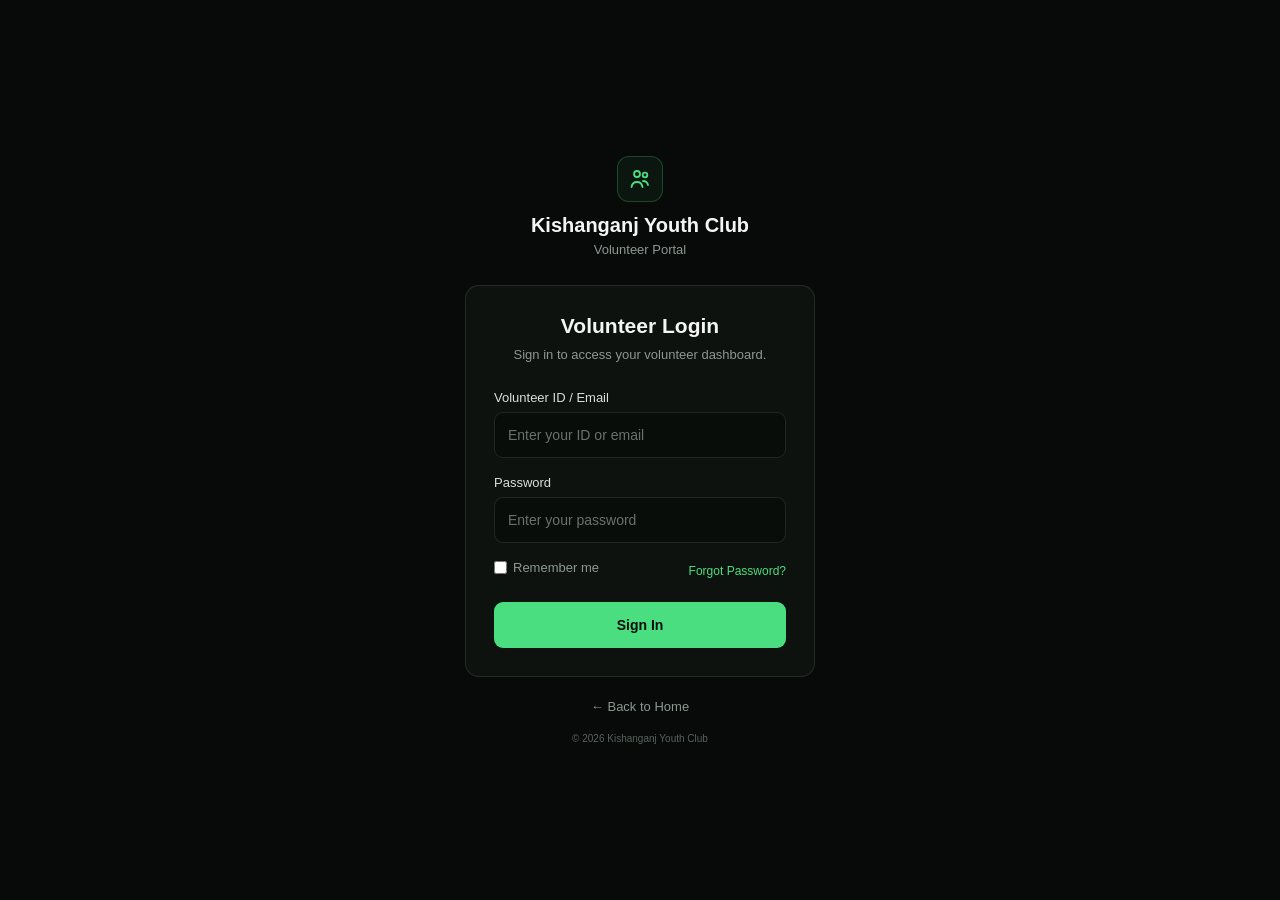
<file: volunteer-login.html>
<!DOCTYPE html>
<html lang="en">
<head>
<meta charset="UTF-8">
<meta name="viewport" content="width=device-width, initial-scale=1.0">

<title>Volunteer Login | Kishanganj Youth Club</title>

<style>
:root{
    --bg:#070a08;
    --card:#0d120f;
    --text:#f2f5f3;
    --muted:#8d9891;
    --green:#4ade80;
    --border:rgba(255,255,255,.10);
}

*{
    margin:0;
    padding:0;
    box-sizing:border-box;
}

body{
    min-height:100vh;
    display:flex;
    align-items:center;
    justify-content:center;

    background:var(--bg);
    color:var(--text);

    font-family:Arial, Helvetica, sans-serif;
}

/* Container */

.login-container{
    width:100%;
    max-width:390px;
    padding:20px;
}

/* Logo */

.logo{
    text-align:center;
    margin-bottom:28px;
}

.logo-icon{
    width:46px;
    height:46px;

    margin:0 auto 12px;

    display:flex;
    align-items:center;
    justify-content:center;

    border:1px solid rgba(74,222,128,.25);
    border-radius:12px;

    color:var(--green);
    background:rgba(74,222,128,.06);
}

.logo-icon svg{
    width:24px;
    height:24px;
}

.logo h1{
    font-size:20px;
    font-weight:600;
}

.logo p{
    margin-top:5px;
    font-size:13px;
    color:var(--muted);
}

/* Card */

.login-card{
    background:var(--card);
    border:1px solid var(--border);
    border-radius:14px;
    padding:28px;
}

/* Heading */

.login-card h2{
    font-size:21px;
    text-align:center;
    margin-bottom:7px;
}

.description{
    text-align:center;
    color:var(--muted);
    font-size:13px;
    line-height:1.5;
    margin-bottom:25px;
}

/* Form */

.form-group{
    margin-bottom:17px;
}

label{
    display:block;
    font-size:13px;
    margin-bottom:7px;
    color:#d9dfdb;
}

.input{
    width:100%;
    height:46px;

    padding:0 13px;

    background:#090d0a;
    border:1px solid var(--border);
    border-radius:9px;

    color:var(--text);
    outline:none;

    font-size:14px;
}

.input::placeholder{
    color:#68726c;
}

.input:focus{
    border-color:rgba(74,222,128,.45);
}

/* Options */

.options{
    display:flex;
    justify-content:space-between;
    align-items:center;

    margin:4px 0 20px;

    font-size:12px;
}

.remember{
    display:flex;
    align-items:center;
    gap:6px;
    color:var(--muted);
}

.remember input{
    accent-color:var(--green);
}

.forgot{
    color:var(--green);
    text-decoration:none;
}

/* Button */

.login-btn{
    width:100%;
    height:46px;

    border:none;
    border-radius:9px;

    background:var(--green);
    color:#061008;

    font-size:14px;
    font-weight:600;

    cursor:pointer;

    transition:.2s ease;
}

.login-btn:hover{
    opacity:.9;
}

/* Back */

.back{
    text-align:center;
    margin-top:20px;
}

.back a{
    color:var(--muted);
    text-decoration:none;
    font-size:13px;
}

.back a:hover{
    color:var(--green);
}

/* Footer */

.footer{
    text-align:center;
    margin-top:18px;

    color:#59635d;
    font-size:10px;
}

/* Mobile */

@media(max-width:480px){

    .login-container{
        padding:16px;
    }

    .login-card{
        padding:24px 20px;
    }

    .logo{
        margin-bottom:22px;
    }
}
</style>
</head>

<body>

<div class="login-container">

    <!-- Logo -->
    <div class="logo">

        <div class="logo-icon">

            <svg viewBox="0 0 24 24"
                 fill="none"
                 stroke="currentColor"
                 stroke-width="1.8"
                 stroke-linecap="round"
                 stroke-linejoin="round">

                <circle cx="9" cy="7" r="3"/>
                <path d="M3.5 20c.5-3.2 2.5-5 5.5-5s5 1.8 5.5 5"/>

                <circle cx="17" cy="8" r="2.3"/>
                <path d="M15 14c2.8 0 4.5 1.6 5 4"/>

            </svg>

        </div>

        <h1>Kishanganj Youth Club</h1>
        <p>Volunteer Portal</p>

    </div>


    <!-- Login Card -->

    <div class="login-card">

        <h2>Volunteer Login</h2>

        <p class="description">
            Sign in to access your volunteer dashboard.
        </p>


        <form id="loginForm">

            <!-- Volunteer ID -->

            <div class="form-group">

                <label for="volunteerId">
                    Volunteer ID / Email
                </label>

                <input
                    class="input"
                    type="text"
                    id="volunteerId"
                    placeholder="Enter your ID or email"
                    autocomplete="username"
                    required
                >

            </div>


            <!-- Password -->

            <div class="form-group">

                <label for="password">
                    Password
                </label>

                <input
                    class="input"
                    type="password"
                    id="password"
                    placeholder="Enter your password"
                    autocomplete="current-password"
                    required
                >

            </div>


            <!-- Options -->

            <div class="options">

                <label class="remember">

                    <input type="checkbox">

                    Remember me

                </label>

                <a href="#" class="forgot">
                    Forgot Password?
                </a>

            </div>


            <!-- Button -->

            <button type="submit" class="login-btn">
                Sign In
            </button>

        </form>

    </div>


    <!-- Back -->

    <div class="back">

        <a href="index.html">
            ← Back to Home
        </a>

    </div>


    <div class="footer">
        © 2026 Kishanganj Youth Club
    </div>

</div>


<script>

document.getElementById("loginForm").addEventListener("submit", function(e){

    e.preventDefault();

    alert("Firebase login will be connected here.");

});

</script>

</body>
</html>
</file>
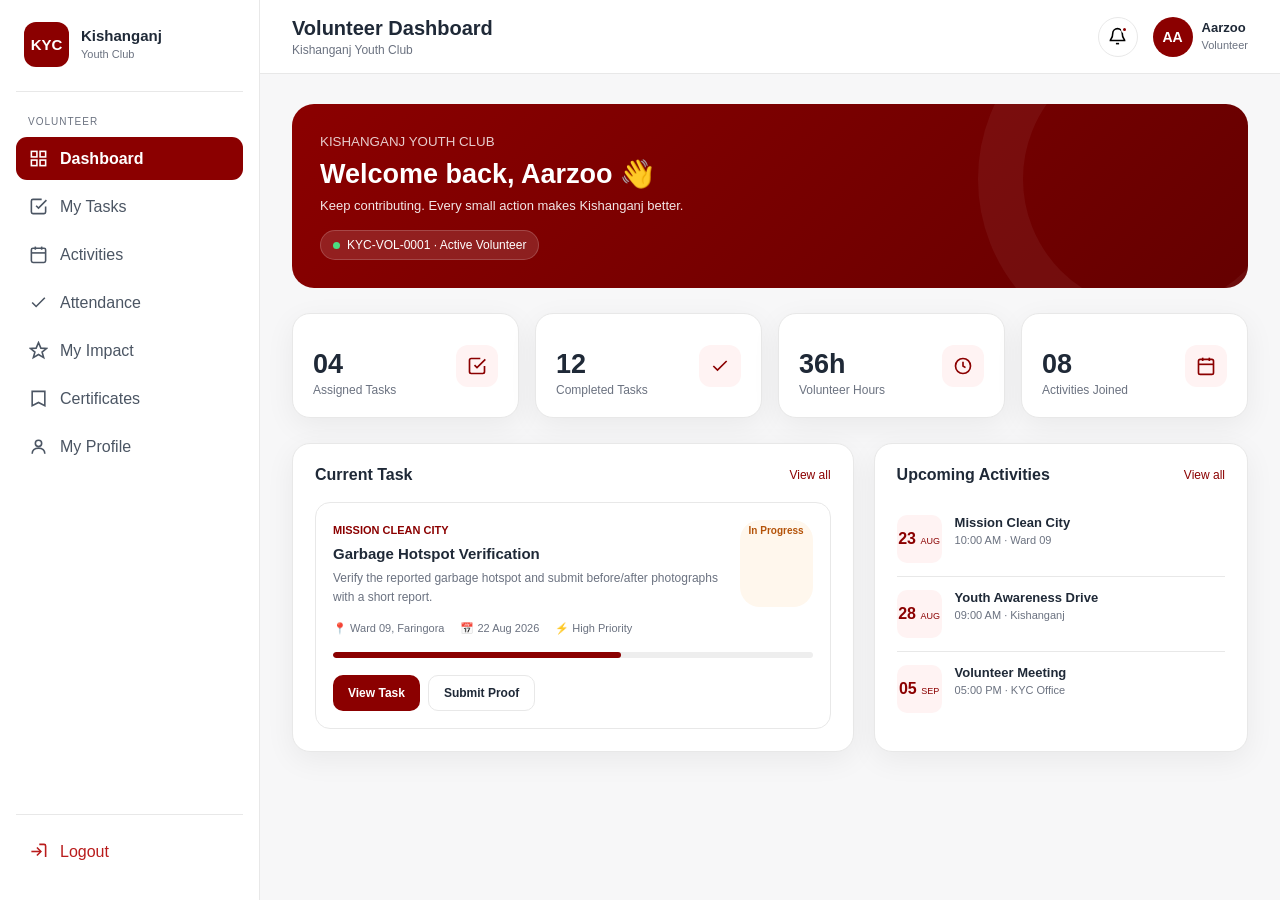
<file: volunteer.html>
<!DOCTYPE html>
<html lang="en">
<head>
  <meta charset="UTF-8">
  <meta name="viewport" content="width=device-width, initial-scale=1.0">

  <title>Volunteer Panel | Kishanganj Youth Club</title>

  <style>
    :root {
      --primary: #8b0000;
      --primary-dark: #650000;
      --primary-light: #fff3f3;
      --text: #1f2937;
      --muted: #6b7280;
      --border: #e8e8e8;
      --bg: #f7f7f8;
      --white: #ffffff;
      --success: #15803d;
      --warning: #b45309;
      --danger: #b91c1c;
      --shadow: 0 8px 30px rgba(0, 0, 0, 0.06);
      --radius: 18px;
    }

    * {
      margin: 0;
      padding: 0;
      box-sizing: border-box;
    }

    body {
      font-family: Arial, Helvetica, sans-serif;
      background: var(--bg);
      color: var(--text);
    }

    button,
    input,
    textarea,
    select {
      font: inherit;
    }

    button {
      cursor: pointer;
    }

    /* =========================
       APP
    ========================= */

    .app {
      min-height: 100vh;
      display: flex;
    }

    /* =========================
       SIDEBAR
    ========================= */

    .sidebar {
      width: 260px;
      background: var(--white);
      border-right: 1px solid var(--border);
      position: fixed;
      top: 0;
      left: 0;
      bottom: 0;
      z-index: 1000;
      display: flex;
      flex-direction: column;
      padding: 22px 16px;
      transition: 0.3s ease;
    }

    .brand {
      display: flex;
      align-items: center;
      gap: 12px;
      padding: 0 8px 24px;
      border-bottom: 1px solid var(--border);
    }

    .brand-logo {
      width: 45px;
      height: 45px;
      border-radius: 12px;
      background: var(--primary);
      display: grid;
      place-items: center;
      color: white;
      font-weight: 800;
      font-size: 15px;
    }

    .brand-text strong {
      display: block;
      font-size: 15px;
    }

    .brand-text span {
      font-size: 11px;
      color: var(--muted);
    }

    .nav {
      margin-top: 24px;
      flex: 1;
    }

    .nav-title {
      font-size: 10px;
      color: var(--muted);
      text-transform: uppercase;
      letter-spacing: 1px;
      padding: 0 12px 10px;
    }

    .nav-item {
      width: 100%;
      border: 0;
      background: transparent;
      display: flex;
      align-items: center;
      gap: 12px;
      padding: 12px 13px;
      border-radius: 11px;
      margin-bottom: 5px;
      color: #4b5563;
      text-align: left;
      transition: 0.2s ease;
    }

    .nav-item svg {
      width: 19px;
      height: 19px;
      flex-shrink: 0;
    }

    .nav-item:hover {
      background: var(--primary-light);
      color: var(--primary);
    }

    .nav-item.active {
      background: var(--primary);
      color: white;
      font-weight: 600;
    }

    .logout {
      border-top: 1px solid var(--border);
      padding-top: 15px;
    }

    .logout button {
      color: var(--danger);
    }

    /* =========================
       MAIN
    ========================= */

    .main {
      margin-left: 260px;
      width: calc(100% - 260px);
      min-height: 100vh;
    }

    /* =========================
       TOPBAR
    ========================= */

    .topbar {
      height: 74px;
      background: rgba(255, 255, 255, 0.94);
      backdrop-filter: blur(12px);
      border-bottom: 1px solid var(--border);
      display: flex;
      align-items: center;
      justify-content: space-between;
      padding: 0 32px;
      position: sticky;
      top: 0;
      z-index: 900;
    }

    .mobile-menu {
      display: none;
      border: 0;
      background: transparent;
      color: var(--primary);
    }

    .page-title h2 {
      font-size: 20px;
    }

    .page-title p {
      font-size: 12px;
      color: var(--muted);
      margin-top: 3px;
    }

    .top-actions {
      display: flex;
      align-items: center;
      gap: 15px;
    }

    .notification {
      width: 40px;
      height: 40px;
      border-radius: 50%;
      border: 1px solid var(--border);
      background: white;
      display: grid;
      place-items: center;
      position: relative;
    }

    .notification svg {
      width: 19px;
    }

    .notification-dot {
      position: absolute;
      width: 7px;
      height: 7px;
      background: var(--primary);
      border-radius: 50%;
      top: 8px;
      right: 9px;
      border: 2px solid white;
    }

    .user-mini {
      display: flex;
      align-items: center;
      gap: 9px;
    }

    .avatar {
      width: 40px;
      height: 40px;
      border-radius: 50%;
      background: var(--primary);
      color: white;
      display: grid;
      place-items: center;
      font-weight: 700;
      font-size: 14px;
    }

    .user-mini strong {
      font-size: 13px;
      display: block;
    }

    .user-mini span {
      font-size: 11px;
      color: var(--muted);
    }

    /* =========================
       CONTENT
    ========================= */

    .content {
      padding: 30px 32px 50px;
      max-width: 1500px;
      margin: auto;
    }

    .page {
      display: none;
    }

    .page.active {
      display: block;
    }

    /* =========================
       WELCOME
    ========================= */

    .welcome {
      background: linear-gradient(135deg, #8b0000, #650000);
      color: white;
      border-radius: 22px;
      padding: 28px;
      position: relative;
      overflow: hidden;
      margin-bottom: 25px;
    }

    .welcome::after {
      content: "";
      position: absolute;
      width: 260px;
      height: 260px;
      border: 45px solid rgba(255,255,255,0.05);
      border-radius: 50%;
      right: -80px;
      top: -100px;
    }

    .welcome-content {
      position: relative;
      z-index: 2;
    }

    .welcome small {
      opacity: 0.8;
    }

    .welcome h1 {
      margin: 8px 0;
      font-size: 27px;
    }

    .welcome p {
      font-size: 13px;
      opacity: 0.9;
    }

    .volunteer-badge {
      display: inline-flex;
      align-items: center;
      gap: 7px;
      margin-top: 17px;
      background: rgba(255,255,255,0.12);
      border: 1px solid rgba(255,255,255,0.18);
      padding: 7px 12px;
      border-radius: 30px;
      font-size: 12px;
    }

    .active-dot {
      width: 7px;
      height: 7px;
      background: #4ade80;
      border-radius: 50%;
    }

    /* =========================
       STAT CARDS
    ========================= */

    .stats {
      display: grid;
      grid-template-columns: repeat(4, 1fr);
      gap: 16px;
      margin-bottom: 25px;
    }

    .stat-card {
      background: white;
      border: 1px solid var(--border);
      border-radius: var(--radius);
      padding: 20px;
      box-shadow: var(--shadow);
    }

    .stat-top {
      display: flex;
      justify-content: space-between;
      align-items: center;
    }

    .stat-icon {
      width: 42px;
      height: 42px;
      border-radius: 12px;
      background: var(--primary-light);
      color: var(--primary);
      display: grid;
      place-items: center;
    }

    .stat-icon svg {
      width: 20px;
    }

    .stat-card h3 {
      font-size: 27px;
      margin-top: 15px;
    }

    .stat-card p {
      font-size: 12px;
      color: var(--muted);
      margin-top: 3px;
    }

    /* =========================
       GRID
    ========================= */

    .grid-2 {
      display: grid;
      grid-template-columns: 1.5fr 1fr;
      gap: 20px;
    }

    .card {
      background: white;
      border: 1px solid var(--border);
      border-radius: var(--radius);
      padding: 22px;
      box-shadow: var(--shadow);
      margin-bottom: 20px;
    }

    .card-header {
      display: flex;
      justify-content: space-between;
      align-items: center;
      margin-bottom: 18px;
    }

    .card-header h3 {
      font-size: 16px;
    }

    .card-header a {
      color: var(--primary);
      font-size: 12px;
      text-decoration: none;
      cursor: pointer;
    }

    /* =========================
       TASK
    ========================= */

    .task-card {
      border: 1px solid var(--border);
      border-radius: 15px;
      padding: 17px;
    }

    .task-top {
      display: flex;
      justify-content: space-between;
      gap: 10px;
    }

    .task-project {
      font-size: 11px;
      color: var(--primary);
      font-weight: 700;
      text-transform: uppercase;
    }

    .task-card h4 {
      margin: 7px 0;
      font-size: 15px;
    }

    .task-card p {
      font-size: 12px;
      color: var(--muted);
      line-height: 1.6;
    }

    .status {
      padding: 5px 9px;
      border-radius: 20px;
      font-size: 10px;
      font-weight: 700;
      white-space: nowrap;
    }

    .status.progress {
      color: var(--warning);
      background: #fff7ed;
    }

    .status.completed {
      color: var(--success);
      background: #f0fdf4;
    }

    .status.assigned {
      color: var(--primary);
      background: var(--primary-light);
    }

    .task-meta {
      display: flex;
      gap: 16px;
      margin-top: 15px;
      flex-wrap: wrap;
    }

    .task-meta span {
      color: var(--muted);
      font-size: 11px;
    }

    .task-meta svg {
      width: 14px;
      vertical-align: middle;
      margin-right: 3px;
    }

    .progress-line {
      height: 6px;
      background: #eee;
      border-radius: 10px;
      margin-top: 17px;
      overflow: hidden;
    }

    .progress-fill {
      height: 100%;
      width: 60%;
      background: var(--primary);
      border-radius: inherit;
    }

    .btn {
      border: 0;
      border-radius: 10px;
      padding: 10px 15px;
      font-size: 12px;
      font-weight: 600;
      transition: 0.2s ease;
    }

    .btn-primary {
      color: white;
      background: var(--primary);
    }

    .btn-primary:hover {
      background: var(--primary-dark);
    }

    .btn-outline {
      background: white;
      border: 1px solid var(--border);
      color: var(--text);
    }

    .btn-outline:hover {
      border-color: var(--primary);
      color: var(--primary);
    }

    .task-actions {
      margin-top: 17px;
      display: flex;
      gap: 8px;
    }

    /* =========================
       ACTIVITIES
    ========================= */

    .activity {
      display: flex;
      gap: 13px;
      padding: 13px 0;
      border-bottom: 1px solid var(--border);
    }

    .activity:last-child {
      border-bottom: 0;
    }

    .date-box {
      width: 45px;
      height: 48px;
      border-radius: 10px;
      background: var(--primary-light);
      color: var(--primary);
      display: grid;
      place-items: center;
      flex-shrink: 0;
    }

    .date-box strong {
      font-size: 16px;
    }

    .date-box span {
      font-size: 9px;
      text-transform: uppercase;
    }

    .activity h4 {
      font-size: 13px;
      margin-bottom: 4px;
    }

    .activity p {
      color: var(--muted);
      font-size: 11px;
    }

    /* =========================
       TABLE
    ========================= */

    .table-wrapper {
      overflow-x: auto;
    }

    table {
      width: 100%;
      border-collapse: collapse;
      min-width: 650px;
    }

    th,
    td {
      text-align: left;
      padding: 14px 10px;
      border-bottom: 1px solid var(--border);
      font-size: 12px;
    }

    th {
      color: var(--muted);
      font-size: 10px;
      text-transform: uppercase;
    }

    /* =========================
       IMPACT
    ========================= */

    .impact-grid {
      display: grid;
      grid-template-columns: repeat(3, 1fr);
      gap: 15px;
    }

    .impact-card {
      border: 1px solid var(--border);
      padding: 22px;
      border-radius: 15px;
      text-align: center;
    }

    .impact-card h2 {
      color: var(--primary);
      font-size: 28px;
    }

    .impact-card p {
      color: var(--muted);
      font-size: 11px;
      margin-top: 5px;
    }

    .badges {
      display: grid;
      grid-template-columns: repeat(4, 1fr);
      gap: 15px;
    }

    .badge-card {
      border: 1px solid var(--border);
      border-radius: 15px;
      padding: 20px 12px;
      text-align: center;
    }

    .badge-icon {
      width: 50px;
      height: 50px;
      border-radius: 50%;
      margin: auto;
      display: grid;
      place-items: center;
      background: var(--primary-light);
      color: var(--primary);
    }

    .badge-card h4 {
      margin-top: 10px;
      font-size: 12px;
    }

    .badge-card p {
      font-size: 10px;
      color: var(--muted);
      margin-top: 4px;
    }

    /* =========================
       PROFILE
    ========================= */

    .profile-header {
      display: flex;
      align-items: center;
      gap: 20px;
      padding-bottom: 22px;
      border-bottom: 1px solid var(--border);
    }

    .profile-avatar {
      width: 85px;
      height: 85px;
      border-radius: 50%;
      background: var(--primary);
      color: white;
      display: grid;
      place-items: center;
      font-size: 25px;
      font-weight: 700;
    }

    .profile-header h2 {
      font-size: 21px;
    }

    .profile-header p {
      color: var(--muted);
      font-size: 12px;
      margin-top: 4px;
    }

    .profile-grid {
      display: grid;
      grid-template-columns: repeat(2, 1fr);
      gap: 17px;
      margin-top: 22px;
    }

    .field label {
      font-size: 11px;
      color: var(--muted);
      display: block;
      margin-bottom: 7px;
    }

    .field input,
    .field textarea,
    .field select {
      width: 100%;
      border: 1px solid var(--border);
      padding: 11px 12px;
      border-radius: 10px;
      outline: none;
      background: #fafafa;
    }

    /* =========================
       CERTIFICATES
    ========================= */

    .certificate {
      border: 1px solid var(--border);
      border-radius: 15px;
      padding: 20px;
      display: flex;
      justify-content: space-between;
      align-items: center;
      gap: 15px;
      margin-bottom: 12px;
    }

    .certificate-icon {
      width: 45px;
      height: 45px;
      border-radius: 10px;
      background: var(--primary-light);
      color: var(--primary);
      display: grid;
      place-items: center;
    }

    .certificate-info {
      flex: 1;
    }

    .certificate-info h4 {
      font-size: 13px;
    }

    .certificate-info p {
      color: var(--muted);
      font-size: 11px;
      margin-top: 4px;
    }

    /* =========================
       OVERLAY
    ========================= */

    .overlay {
      display: none;
      position: fixed;
      inset: 0;
      background: rgba(0,0,0,0.4);
      z-index: 999;
    }

    /* =========================
       MOBILE
    ========================= */

    @media (max-width: 1000px) {
      .stats {
        grid-template-columns: repeat(2, 1fr);
      }

      .grid-2 {
        grid-template-columns: 1fr;
      }

      .badges {
        grid-template-columns: repeat(2, 1fr);
      }
    }

    @media (max-width: 700px) {

      .sidebar {
        transform: translateX(-100%);
      }

      .sidebar.open {
        transform: translateX(0);
      }

      .overlay.show {
        display: block;
      }

      .main {
        margin-left: 0;
        width: 100%;
      }

      .topbar {
        height: 65px;
        padding: 0 16px;
      }

      .mobile-menu {
        display: block;
      }

      .page-title {
        display: none;
      }

      .user-mini > div:last-child {
        display: none;
      }

      .content {
        padding: 18px 14px 35px;
      }

      .welcome {
        padding: 22px;
        border-radius: 17px;
      }

      .welcome h1 {
        font-size: 22px;
      }

      .stats {
        gap: 10px;
      }

      .stat-card {
        padding: 15px;
      }

      .stat-card h3 {
        font-size: 22px;
      }

      .stat-icon {
        width: 35px;
        height: 35px;
      }

      .card {
        padding: 17px;
      }

      .impact-grid {
        grid-template-columns: repeat(2, 1fr);
      }

      .profile-grid {
        grid-template-columns: 1fr;
      }

      .profile-header {
        align-items: flex-start;
      }

      .certificate {
        align-items: flex-start;
      }

      .certificate .btn {
        font-size: 10px;
        padding: 8px;
      }
    }

    @media (max-width: 420px) {
      .stats {
        grid-template-columns: 1fr 1fr;
      }

      .stats .stat-card {
        min-width: 0;
      }

      .stat-card h3 {
        font-size: 20px;
      }

      .impact-grid {
        grid-template-columns: 1fr 1fr;
      }

      .badges {
        grid-template-columns: 1fr 1fr;
      }

      .task-top {
        flex-direction: column;
      }

      .task-actions {
        flex-direction: column;
      }

      .task-actions .btn {
        width: 100%;
      }
    }
  </style>
</head>

<body>

<div class="app">

  <!-- =========================
       SIDEBAR
  ========================= -->

  <aside class="sidebar" id="sidebar">

    <div class="brand">
      <div class="brand-logo">KYC</div>

      <div class="brand-text">
        <strong>Kishanganj</strong>
        <span>Youth Club</span>
      </div>
    </div>

    <nav class="nav">

      <div class="nav-title">Volunteer</div>

      <button class="nav-item active" data-page="dashboard">
        <svg viewBox="0 0 24 24" fill="none" stroke="currentColor" stroke-width="2">
          <rect x="3" y="3" width="7" height="7"/>
          <rect x="14" y="3" width="7" height="7"/>
          <rect x="3" y="14" width="7" height="7"/>
          <rect x="14" y="14" width="7" height="7"/>
        </svg>
        Dashboard
      </button>

      <button class="nav-item" data-page="tasks">
        <svg viewBox="0 0 24 24" fill="none" stroke="currentColor" stroke-width="2">
          <path d="M9 11l3 3L22 4"/>
          <path d="M21 12v7a2 2 0 01-2 2H5a2 2 0 01-2-2V5a2 2 0 012-2h11"/>
        </svg>
        My Tasks
      </button>

      <button class="nav-item" data-page="activities">
        <svg viewBox="0 0 24 24" fill="none" stroke="currentColor" stroke-width="2">
          <rect x="3" y="4" width="18" height="18" rx="2"/>
          <line x1="16" y1="2" x2="16" y2="6"/>
          <line x1="8" y1="2" x2="8" y2="6"/>
          <line x1="3" y1="10" x2="21" y2="10"/>
        </svg>
        Activities
      </button>

      <button class="nav-item" data-page="attendance">
        <svg viewBox="0 0 24 24" fill="none" stroke="currentColor" stroke-width="2">
          <path d="M20 6L9 17l-5-5"/>
        </svg>
        Attendance
      </button>

      <button class="nav-item" data-page="impact">
        <svg viewBox="0 0 24 24" fill="none" stroke="currentColor" stroke-width="2">
          <path d="M12 2l3 7 7 .5-5.5 4.5 2 7L12 17l-6.5 4 2-7L2 9.5 9 9z"/>
        </svg>
        My Impact
      </button>

      <button class="nav-item" data-page="certificates">
        <svg viewBox="0 0 24 24" fill="none" stroke="currentColor" stroke-width="2">
          <path d="M4 3h16v18l-8-4-8 4z"/>
        </svg>
        Certificates
      </button>

      <button class="nav-item" data-page="profile">
        <svg viewBox="0 0 24 24" fill="none" stroke="currentColor" stroke-width="2">
          <circle cx="12" cy="8" r="4"/>
          <path d="M4 21c0-4 3-7 8-7s8 3 8 7"/>
        </svg>
        My Profile
      </button>

    </nav>

    <div class="logout">

      <button class="nav-item" onclick="logout()">
        <svg viewBox="0 0 24 24" fill="none" stroke="currentColor" stroke-width="2">
          <path d="M10 17l5-5-5-5"/>
          <path d="M15 12H3"/>
          <path d="M21 19V5a2 2 0 00-2-2h-6"/>
        </svg>
        Logout
      </button>

    </div>

  </aside>


  <div class="overlay" id="overlay"></div>


  <!-- =========================
       MAIN
  ========================= -->

  <main class="main">

    <header class="topbar">

      <button class="mobile-menu" id="menuBtn">
        <svg width="24" height="24" viewBox="0 0 24 24"
             fill="none" stroke="currentColor" stroke-width="2">
          <line x1="3" y1="6" x2="21" y2="6"/>
          <line x1="3" y1="12" x2="21" y2="12"/>
          <line x1="3" y1="18" x2="21" y2="18"/>
        </svg>
      </button>

      <div class="page-title">
        <h2 id="pageTitle">Volunteer Dashboard</h2>
        <p>Kishanganj Youth Club</p>
      </div>

      <div class="top-actions">

        <button class="notification">
          <span class="notification-dot"></span>

          <svg viewBox="0 0 24 24"
               fill="none" stroke="currentColor" stroke-width="2">
            <path d="M18 8a6 6 0 00-12 0c0 7-3 7-3 9h18c0-2-3-2-3-9"/>
            <path d="M10 21h4"/>
          </svg>
        </button>

        <div class="user-mini">
          <div class="avatar">AA</div>

          <div>
            <strong>Aarzoo</strong>
            <span>Volunteer</span>
          </div>
        </div>

      </div>

    </header>


    <section class="content">

      <!-- =========================
           DASHBOARD
      ========================= -->

      <div class="page active" id="dashboard">

        <section class="welcome">

          <div class="welcome-content">

            <small>KISHANGANJ YOUTH CLUB</small>

            <h1>Welcome back, Aarzoo 👋</h1>

            <p>
              Keep contributing. Every small action makes Kishanganj better.
            </p>

            <div class="volunteer-badge">
              <span class="active-dot"></span>
              KYC-VOL-0001 · Active Volunteer
            </div>

          </div>

        </section>


        <section class="stats">

          <div class="stat-card">

            <div class="stat-top">

              <div>
                <h3>04</h3>
                <p>Assigned Tasks</p>
              </div>

              <div class="stat-icon">
                <svg viewBox="0 0 24 24"
                     fill="none" stroke="currentColor" stroke-width="2">
                  <path d="M9 11l3 3L22 4"/>
                  <path d="M21 12v7a2 2 0 01-2 2H5a2 2 0 01-2-2V5a2 2 0 012-2h11"/>
                </svg>
              </div>

            </div>

          </div>


          <div class="stat-card">

            <div class="stat-top">

              <div>
                <h3>12</h3>
                <p>Completed Tasks</p>
              </div>

              <div class="stat-icon">
                <svg viewBox="0 0 24 24"
                     fill="none" stroke="currentColor" stroke-width="2">
                  <path d="M20 6L9 17l-5-5"/>
                </svg>
              </div>

            </div>

          </div>


          <div class="stat-card">

            <div class="stat-top">

              <div>
                <h3>36h</h3>
                <p>Volunteer Hours</p>
              </div>

              <div class="stat-icon">
                <svg viewBox="0 0 24 24"
                     fill="none" stroke="currentColor" stroke-width="2">
                  <circle cx="12" cy="12" r="9"/>
                  <path d="M12 7v5l3 2"/>
                </svg>
              </div>

            </div>

          </div>


          <div class="stat-card">

            <div class="stat-top">

              <div>
                <h3>08</h3>
                <p>Activities Joined</p>
              </div>

              <div class="stat-icon">
                <svg viewBox="0 0 24 24"
                     fill="none" stroke="currentColor" stroke-width="2">
                  <path d="M8 2v4"/>
                  <path d="M16 2v4"/>
                  <rect x="3" y="4" width="18" height="18" rx="2"/>
                  <path d="M3 10h18"/>
                </svg>
              </div>

            </div>

          </div>

        </section>


        <section class="grid-2">

          <div class="card">

            <div class="card-header">
              <h3>Current Task</h3>
              <a onclick="showPage('tasks')">View all</a>
            </div>

            <div class="task-card">

              <div class="task-top">

                <div>
                  <span class="task-project">
                    Mission Clean City
                  </span>

                  <h4>
                    Garbage Hotspot Verification
                  </h4>

                  <p>
                    Verify the reported garbage hotspot and submit
                    before/after photographs with a short report.
                  </p>
                </div>

                <span class="status progress">
                  In Progress
                </span>

              </div>

              <div class="task-meta">

                <span>📍 Ward 09, Faringora</span>

                <span>📅 22 Aug 2026</span>

                <span>⚡ High Priority</span>

              </div>

              <div class="progress-line">
                <div class="progress-fill"></div>
              </div>

              <div class="task-actions">

                <button
                  class="btn btn-primary"
                  onclick="showPage('tasks')">
                  View Task
                </button>

                <button class="btn btn-outline">
                  Submit Proof
                </button>

              </div>

            </div>

          </div>


          <div class="card">

            <div class="card-header">
              <h3>Upcoming Activities</h3>
              <a onclick="showPage('activities')">View all</a>
            </div>

            <div class="activity">

              <div class="date-box">
                <div>
                  <strong>23</strong>
                  <span>Aug</span>
                </div>
              </div>

              <div>
                <h4>Mission Clean City</h4>
                <p>10:00 AM · Ward 09</p>
              </div>

            </div>


            <div class="activity">

              <div class="date-box">
                <div>
                  <strong>28</strong>
                  <span>Aug</span>
                </div>
              </div>

              <div>
                <h4>Youth Awareness Drive</h4>
                <p>09:00 AM · Kishanganj</p>
              </div>

            </div>


            <div class="activity">

              <div class="date-box">
                <div>
                  <strong>05</strong>
                  <span>Sep</span>
                </div>
              </div>

              <div>
                <h4>Volunteer Meeting</h4>
                <p>05:00 PM · KYC Office</p>
              </div>

            </div>

          </div>

        </section>

      </div>


      <!-- =========================
           TASKS
      ========================= -->

      <div class="page" id="tasks">

        <div class="card">

          <div class="card-header">
            <h3>My Tasks</h3>

            <button class="btn btn-outline">
              Filter
            </button>
          </div>


          <div class="task-card">

            <div class="task-top">

              <div>
                <span class="task-project">
                  Mission Clean City
                </span>

                <h4>
                  Garbage Hotspot Verification
                </h4>

                <p>
                  Verify the reported garbage location and upload
                  before and after photographs.
                </p>
              </div>

              <span class="status progress">
                In Progress
              </span>

            </div>

            <div class="task-meta">
              <span>📍 Ward 09</span>
              <span>📅 22 Aug 2026</span>
              <span>👤 Assigned by Admin</span>
            </div>

            <div class="progress-line">
              <div class="progress-fill"></div>
            </div>

            <div class="task-actions">
              <button class="btn btn-primary">
                Continue Task
              </button>

              <button class="btn btn-outline">
                View Instructions
              </button>
            </div>

          </div>


          <div class="task-card">

            <div class="task-top">

              <div>
                <span class="task-project">
                  Mission Clean City
                </span>

                <h4>
                  Ward 09 Complaint Verification
                </h4>

                <p>
                  Verify the complaint submitted through the KYC
                  complaint tracking system.
                </p>
              </div>

              <span class="status assigned">
                Assigned
              </span>

            </div>

            <div class="task-meta">
              <span>📍 Ward 09</span>
              <span>📅 24 Aug 2026</span>
            </div>

            <div class="task-actions">
              <button class="btn btn-primary">
                Accept Task
              </button>

              <button class="btn btn-outline">
                Details
              </button>
            </div>

          </div>


          <div class="task-card">

            <div class="task-top">

              <div>
                <span class="task-project">
                  Awareness Campaign
                </span>

                <h4>
                  Student Outreach
                </h4>

                <p>
                  Contact assigned students and share campaign information.
                </p>
              </div>

              <span class="status completed">
                Completed
              </span>

            </div>

            <div class="task-meta">
              <span>📍 Kishanganj</span>
              <span>✓ Verified</span>
            </div>

          </div>

        </div>

      </div>


      <!-- =========================
           ACTIVITIES
      ========================= -->

      <div class="page" id="activities">

        <div class="card">

          <div class="card-header">
            <h3>Upcoming Activities</h3>
          </div>


          <div class="activity">

            <div class="date-box">
              <div>
                <strong>23</strong>
                <span>Aug</span>
              </div>
            </div>

            <div style="flex:1">
              <h4>Mission Clean City</h4>
              <p>
                10:00 AM · Ward 09 · Faringora
              </p>

              <div class="task-actions">
                <button class="btn btn-primary">
                  I'm Participating
                </button>

                <button class="btn btn-outline">
                  Details
                </button>
              </div>
            </div>

          </div>


          <div class="activity">

            <div class="date-box">
              <div>
                <strong>28</strong>
                <span>Aug</span>
              </div>
            </div>

            <div style="flex:1">
              <h4>Youth Awareness Drive</h4>
              <p>
                09:00 AM · Kishanganj
              </p>

              <div class="task-actions">
                <button class="btn btn-primary">
                  I'm Participating
                </button>

                <button class="btn btn-outline">
                  Details
                </button>
              </div>
            </div>

          </div>


          <div class="activity">

            <div class="date-box">
              <div>
                <strong>05</strong>
                <span>Sep</span>
              </div>
            </div>

            <div style="flex:1">
              <h4>Volunteer Meeting</h4>
              <p>
                05:00 PM · KYC Office
              </p>

              <div class="task-actions">
                <button class="btn btn-primary">
                  I'm Participating
                </button>

                <button class="btn btn-outline">
                  Details
                </button>
              </div>
            </div>

          </div>

        </div>

      </div>


      <!-- =========================
           ATTENDANCE
      ========================= -->

      <div class="page" id="attendance">

        <div class="card">

          <div class="card-header">
            <h3>My Attendance</h3>
          </div>

          <div class="table-wrapper">

            <table>

              <thead>
                <tr>
                  <th>Date</th>
                  <th>Activity</th>
                  <th>Location</th>
                  <th>Check-in</th>
                  <th>Hours</th>
                  <th>Status</th>
                </tr>
              </thead>

              <tbody>

                <tr>
                  <td>10 Aug 2026</td>
                  <td>Mission Clean City</td>
                  <td>Ward 09</td>
                  <td>09:52 AM</td>
                  <td>3h 10m</td>
                  <td>
                    <span class="status completed">Present</span>
                  </td>
                </tr>

                <tr>
                  <td>05 Aug 2026</td>
                  <td>Awareness Drive</td>
                  <td>Kishanganj</td>
                  <td>10:02 AM</td>
                  <td>2h 30m</td>
                  <td>
                    <span class="status completed">Present</span>
                  </td>
                </tr>

                <tr>
                  <td>28 Jul 2026</td>
                  <td>Volunteer Meeting</td>
                  <td>KYC Office</td>
                  <td>04:58 PM</td>
                  <td>1h 20m</td>
                  <td>
                    <span class="status completed">Present</span>
                  </td>
                </tr>

              </tbody>

            </table>

          </div>

        </div>

      </div>


      <!-- =========================
           IMPACT
      ========================= -->

      <div class="page" id="impact">

        <div class="card">

          <div class="card-header">
            <h3>My Impact</h3>
          </div>

          <div class="impact-grid">

            <div class="impact-card">
              <h2>12</h2>
              <p>Tasks Completed</p>
            </div>

            <div class="impact-card">
              <h2>36h</h2>
              <p>Volunteer Hours</p>
            </div>

            <div class="impact-card">
              <h2>08</h2>
              <p>Activities Joined</p>
            </div>

            <div class="impact-card">
              <h2>04</h2>
              <p>Wards Covered</p>
            </div>

            <div class="impact-card">
              <h2>23</h2>
              <p>Reports Submitted</p>
            </div>

            <div class="impact-card">
              <h2>18</h2>
              <p>Verified Contributions</p>
            </div>

          </div>

        </div>


        <div class="card">

          <div class="card-header">
            <h3>Achievements</h3>
          </div>

          <div class="badges">

            <div class="badge-card">

              <div class="badge-icon">
                🏅
              </div>

              <h4>First Task</h4>
              <p>Completed your first task</p>

            </div>


            <div class="badge-card">

              <div class="badge-icon">
                ⭐
              </div>

              <h4>10 Tasks</h4>
              <p>Completed 10 tasks</p>

            </div>


            <div class="badge-card">

              <div class="badge-icon">
                🕐
              </div>

              <h4>25 Hours</h4>
              <p>Completed 25 volunteer hours</p>

            </div>


            <div class="badge-card">

              <div class="badge-icon">
                🏆
              </div>

              <h4>Clean City</h4>
              <p>Mission Clean City contributor</p>

            </div>

          </div>

        </div>

      </div>


      <!-- =========================
           CERTIFICATES
      ========================= -->

      <div class="page" id="certificates">

        <div class="card">

          <div class="card-header">
            <h3>My Certificates</h3>
          </div>


          <div class="certificate">

            <div class="certificate-icon">
              📜
            </div>

            <div class="certificate-info">
              <h4>Mission Clean City Volunteer Certificate</h4>
              <p>Issued: 23 August 2026</p>
            </div>

            <button class="btn btn-primary">
              View
            </button>

          </div>


          <div class="certificate">

            <div class="certificate-icon">
              📜
            </div>

            <div class="certificate-info">
              <h4>Volunteer Participation Certificate</h4>
              <p>Issued: 05 August 2026</p>
            </div>

            <button class="btn btn-primary">
              View
            </button>

          </div>

        </div>

      </div>


      <!-- =========================
           PROFILE
      ========================= -->

      <div class="page" id="profile">

        <div class="card">

          <div class="profile-header">

            <div class="profile-avatar">
              AA
            </div>

            <div>
              <h2>Aarzoo</h2>
              <p>
                KYC-VOL-0001 · Active Volunteer
              </p>
            </div>

          </div>


          <div class="profile-grid">

            <div class="field">
              <label>Full Name</label>
              <input value="Aarzoo">
            </div>

            <div class="field">
              <label>Volunteer ID</label>
              <input value="KYC-VOL-0001" disabled>
            </div>

            <div class="field">
              <label>Ward</label>
              <input value="Ward 09">
            </div>

            <div class="field">
              <label>Joining Date</label>
              <input value="05 June 2026" disabled>
            </div>

            <div class="field">
              <label>Phone</label>
              <input value="+91 XXXXX XXXXX">
            </div>

            <div class="field">
              <label>Email</label>
              <input value="volunteer@example.com">
            </div>

            <div class="field">
              <label>Skills</label>
              <input value="Graphic Design, Digital Media">
            </div>

            <div class="field">
              <label>Availability</label>

              <select>
                <option>Flexible</option>
                <option>Weekdays</option>
                <option>Weekends</option>
              </select>

            </div>

          </div>


          <div class="task-actions">

            <button class="btn btn-primary">
              Save Changes
            </button>

          </div>

        </div>

      </div>

    </section>

  </main>

</div>


<script>

  /* =========================
     PAGE NAVIGATION
  ========================= */

  const navItems = document.querySelectorAll(".nav-item[data-page]");
  const pages = document.querySelectorAll(".page");
  const pageTitle = document.getElementById("pageTitle");

  const titles = {
    dashboard: "Volunteer Dashboard",
    tasks: "My Tasks",
    activities: "Activities",
    attendance: "My Attendance",
    impact: "My Impact",
    certificates: "My Certificates",
    profile: "My Profile"
  };


  function showPage(pageName) {

    pages.forEach(page => {
      page.classList.remove("active");
    });

    const selectedPage = document.getElementById(pageName);

    if (selectedPage) {
      selectedPage.classList.add("active");
    }


    navItems.forEach(item => {
      item.classList.remove("active");

      if (item.dataset.page === pageName) {
        item.classList.add("active");
      }
    });


    pageTitle.textContent = titles[pageName] || "Volunteer Panel";

    closeMobileMenu();

    window.scrollTo({
      top: 0,
      behavior: "smooth"
    });
  }


  navItems.forEach(item => {

    item.addEventListener("click", () => {

      showPage(item.dataset.page);

    });

  });


  /* =========================
     MOBILE SIDEBAR
  ========================= */

  const menuBtn = document.getElementById("menuBtn");
  const sidebar = document.getElementById("sidebar");
  const overlay = document.getElementById("overlay");


  function openMobileMenu() {

    sidebar.classList.add("open");
    overlay.classList.add("show");

  }


  function closeMobileMenu() {

    sidebar.classList.remove("open");
    overlay.classList.remove("show");

  }


  menuBtn.addEventListener("click", openMobileMenu);

  overlay.addEventListener("click", closeMobileMenu);


  /* =========================
     LOGOUT
  ========================= */

  function logout() {

    const confirmLogout = confirm(
      "Are you sure you want to logout?"
    );

    if (!confirmLogout) return;

    /*
      Firebase logout yahan connect hoga:

      firebase.auth().signOut()
        .then(() => {
          window.location.href = "login.html";
        });
    */

    alert("Logout system will be connected with Firebase.");

  }


  /* =========================
     BUTTON DEMO ACTIONS
  ========================= */

  document.querySelectorAll(".btn").forEach(button => {

    if (
      button.textContent.includes("Submit Proof") ||
      button.textContent.includes("Save Changes")
    ) {

      button.addEventListener("click", () => {

        alert(
          "Firebase integration ke baad ye action database/storage se connect hoga."
        );

      });

    }

  });

</script>

</body>
</html>
</file>
<file: style.css>
/* ============================================================
   KISHANGANJ YOUTH CLUB — GLOBAL STYLESHEET
   Aesthetic: Civic-Tech / Bold Minimalism
   Fonts: Bebas Neue (display) + DM Sans (body)
   Theme: Deep forest green + warm amber accent on near-black
   ============================================================ */

@import url('https://fonts.googleapis.com/css2?family=Bebas+Neue&family=DM+Sans:ital,opsz,wght@0,9..40,300;0,9..40,400;0,9..40,500;0,9..40,600;0,9..40,700;1,9..40,400&family=JetBrains+Mono:wght@400;500&display=swap');

/* ── CSS Variables ─────────────────────────────────────────── */
:root {
  --bg:          #0c0f0a;
  --bg-2:        #111510;
  --bg-3:        #181d14;
  --surface:     #1e251a;
  --surface-2:   #252d20;
  --green:       #4ade80;
  --green-dim:   #22c55e;
  --green-dark:  #166534;
  --amber:       #fbbf24;
  --amber-dim:   #d97706;
  --red:         #f87171;
  --text:        #e8f0e4;
  --text-muted:  #8fa888;
  --text-dim:    #556650;
  --border:      rgba(74,222,128,0.12);
  --border-2:    rgba(74,222,128,0.22);
  --glass:       rgba(30,37,26,0.7);
  --glass-light: rgba(37,45,32,0.5);
  --shadow:      0 8px 32px rgba(0,0,0,0.5);
  --shadow-glow: 0 0 40px rgba(74,222,128,0.15);
  --radius:      12px;
  --radius-lg:   20px;
  --radius-xl:   32px;
  --transition:  0.3s cubic-bezier(0.4,0,0.2,1);
  --font-display: 'Bebas Neue', cursive;
  --font-body:    'DM Sans', sans-serif;
  --font-mono:    'JetBrains Mono', monospace;
}

/* ── Reset & Base ──────────────────────────────────────────── */
*, *::before, *::after { box-sizing: border-box; margin: 0; padding: 0; }

html { scroll-behavior: smooth; font-size: 16px; }

body {
  font-family: var(--font-body);
  background: var(--bg);
  color: var(--text);
  line-height: 1.6;
  overflow-x: hidden;
  min-height: 100vh;
}

/* Grain overlay */
body::before {
  content: '';
  position: fixed;
  inset: 0;
  background-image: url("data:image/svg+xml,%3Csvg viewBox='0 0 256 256' xmlns='http://www.w3.org/2000/svg'%3E%3Cfilter id='noise'%3E%3CfeTurbulence type='fractalNoise' baseFrequency='0.9' numOctaves='4' stitchTiles='stitch'/%3E%3C/filter%3E%3Crect width='100%25' height='100%25' filter='url(%23noise)' opacity='0.04'/%3E%3C/svg%3E");
  pointer-events: none;
  z-index: 9999;
  opacity: 0.4;
}

a { color: inherit; text-decoration: none; }
img { max-width: 100%; display: block; }
ul { list-style: none; }
button { font-family: var(--font-body); cursor: pointer; border: none; outline: none; }
input, textarea, select { font-family: var(--font-body); }

/* ── Typography ────────────────────────────────────────────── */
h1, h2, h3, h4 { font-family: var(--font-display); letter-spacing: 0.04em; line-height: 1.1; }
h1 { font-size: clamp(3rem, 8vw, 7rem); }
h2 { font-size: clamp(2rem, 5vw, 3.5rem); }
h3 { font-size: clamp(1.4rem, 3vw, 2rem); }
h4 { font-size: 1.2rem; letter-spacing: 0.06em; }
p { color: var(--text-muted); line-height: 1.75; }

/* ── Layout Utilities ──────────────────────────────────────── */
.container { width: min(1180px, 92vw); margin-inline: auto; }
.section { padding: 100px 0; }
.section-sm { padding: 60px 0; }
.grid-2 { display: grid; grid-template-columns: 1fr 1fr; gap: 48px; align-items: center; }
.grid-3 { display: grid; grid-template-columns: repeat(3, 1fr); gap: 28px; }
.grid-4 { display: grid; grid-template-columns: repeat(4, 1fr); gap: 24px; }
.flex { display: flex; }
.flex-center { display: flex; align-items: center; justify-content: center; }
.flex-between { display: flex; align-items: center; justify-content: space-between; }
.gap-8 { gap: 8px; }
.gap-16 { gap: 16px; }
.gap-24 { gap: 24px; }
.text-center { text-align: center; }
.mb-8 { margin-bottom: 8px; }
.mb-16 { margin-bottom: 16px; }
.mb-24 { margin-bottom: 24px; }
.mb-40 { margin-bottom: 40px; }
.mb-60 { margin-bottom: 60px; }

/* ── Section Headers ───────────────────────────────────────── */
.section-tag {
  font-family: var(--font-mono);
  font-size: 0.75rem;
  letter-spacing: 0.15em;
  text-transform: uppercase;
  color: var(--green);
  background: rgba(74,222,128,0.08);
  border: 1px solid var(--border-2);
  display: inline-block;
  padding: 6px 14px;
  border-radius: 40px;
  margin-bottom: 20px;
}

.section-heading { margin-bottom: 16px; }
.section-heading span { color: var(--green); }
.section-sub { max-width: 600px; margin-inline: auto; margin-bottom: 56px; }

/* ── Buttons ───────────────────────────────────────────────── */
.btn {
  display: inline-flex;
  align-items: center;
  gap: 8px;
  padding: 14px 28px;
  border-radius: 8px;
  font-weight: 600;
  font-size: 0.9rem;
  letter-spacing: 0.03em;
  transition: var(--transition);
  position: relative;
  overflow: hidden;
}

.btn::after {
  content: '';
  position: absolute;
  inset: 0;
  background: rgba(255,255,255,0.06);
  opacity: 0;
  transition: opacity 0.2s;
}
.btn:hover::after { opacity: 1; }

.btn-primary {
  background: linear-gradient(135deg, var(--green-dim), var(--green));
  color: #0c0f0a;
  box-shadow: 0 4px 20px rgba(74,222,128,0.3);
}
.btn-primary:hover {
  transform: translateY(-2px);
  box-shadow: 0 8px 30px rgba(74,222,128,0.4);
}

.btn-amber {
  background: linear-gradient(135deg, var(--amber-dim), var(--amber));
  color: #0c0f0a;
  box-shadow: 0 4px 20px rgba(251,191,36,0.3);
}
.btn-amber:hover {
  transform: translateY(-2px);
  box-shadow: 0 8px 30px rgba(251,191,36,0.4);
}

.btn-outline {
  background: transparent;
  color: var(--text);
  border: 1px solid var(--border-2);
}
.btn-outline:hover {
  border-color: var(--green);
  color: var(--green);
  transform: translateY(-2px);
}

.btn-ghost {
  background: var(--glass);
  backdrop-filter: blur(12px);
  color: var(--text);
  border: 1px solid var(--border);
}
.btn-ghost:hover {
  border-color: var(--green);
  color: var(--green);
}

.btn-sm { padding: 10px 20px; font-size: 0.82rem; }
.btn-lg { padding: 18px 36px; font-size: 1rem; }

/* ── Cards ─────────────────────────────────────────────────── */
.card {
  background: var(--glass);
  backdrop-filter: blur(16px);
  border: 1px solid var(--border);
  border-radius: var(--radius-lg);
  padding: 32px;
  transition: var(--transition);
}

.card:hover {
  border-color: var(--border-2);
  transform: translateY(-4px);
  box-shadow: var(--shadow), var(--shadow-glow);
}

.card-icon {
  width: 52px;
  height: 52px;
  background: rgba(74,222,128,0.1);
  border: 1px solid var(--border-2);
  border-radius: 14px;
  display: flex;
  align-items: center;
  justify-content: center;
  font-size: 1.5rem;
  margin-bottom: 20px;
}

/* ── Navigation ────────────────────────────────────────────── */
.navbar {
  position: fixed;
  top: 0;
  left: 0;
  right: 0;
  z-index: 1000;
  padding: 0 5vw;
  height: 70px;
  display: flex;
  align-items: center;
  justify-content: space-between;
  background: rgba(12,15,10,0.85);
  backdrop-filter: blur(20px);
  border-bottom: 1px solid var(--border);
  transition: var(--transition);
}

.navbar.scrolled {
  background: rgba(12,15,10,0.97);
  box-shadow: 0 4px 30px rgba(0,0,0,0.4);
}

.nav-logo {
  display: flex;
  align-items: center;
  gap: 12px;
}

.nav-logo-mark {
  width: 38px;
  height: 38px;
  background: linear-gradient(135deg, var(--green-dim), var(--green));
  border-radius: 10px;
  display: flex;
  align-items: center;
  justify-content: center;
  font-family: var(--font-display);
  font-size: 1.2rem;
  color: #0c0f0a;
}

.nav-logo-text {
  font-family: var(--font-display);
  font-size: 1.3rem;
  letter-spacing: 0.05em;
  color: var(--text);
}
.nav-logo-text span { color: var(--green); }

.nav-links {
  display: flex;
  align-items: center;
  gap: 4px;
}

.nav-link {
  padding: 8px 14px;
  border-radius: 8px;
  font-size: 0.875rem;
  font-weight: 500;
  color: var(--text-muted);
  transition: var(--transition);
  position: relative;
}

.nav-link:hover, .nav-link.active {
  color: var(--text);
  background: var(--surface);
}

.nav-link.active::after {
  content: '';
  position: absolute;
  bottom: 4px;
  left: 50%;
  transform: translateX(-50%);
  width: 4px;
  height: 4px;
  background: var(--green);
  border-radius: 50%;
}

.nav-cta { margin-left: 8px; }

.hamburger {
  display: none;
  flex-direction: column;
  gap: 5px;
  cursor: pointer;
  padding: 8px;
  border-radius: 8px;
  background: transparent;
  transition: var(--transition);
}
.hamburger span {
  display: block;
  width: 24px;
  height: 2px;
  background: var(--text);
  border-radius: 2px;
  transition: var(--transition);
}
.hamburger.open span:nth-child(1) { transform: rotate(45deg) translate(5px,5px); }
.hamburger.open span:nth-child(2) { opacity: 0; transform: scaleX(0); }
.hamburger.open span:nth-child(3) { transform: rotate(-45deg) translate(5px,-5px); }

.mobile-menu {
  display: none;
  position: fixed;
  top: 70px;
  left: 0;
  right: 0;
  background: rgba(12,15,10,0.98);
  backdrop-filter: blur(20px);
  border-bottom: 1px solid var(--border);
  padding: 20px;
  z-index: 999;
  flex-direction: column;
  gap: 4px;
  transform: translateY(-10px);
  opacity: 0;
  transition: var(--transition);
  pointer-events: none;
}
.mobile-menu.open {
  transform: translateY(0);
  opacity: 1;
  pointer-events: all;
}
.mobile-menu .nav-link {
  padding: 12px 16px;
  display: block;
  width: 100%;
}

/* ── Hero Section ──────────────────────────────────────────── */
.hero {
  min-height: 100vh;
  display: flex;
  align-items: center;
  position: relative;
  overflow: hidden;
  padding-top: 70px;
}

.hero-bg {
  position: absolute;
  inset: 0;
  background:
    radial-gradient(ellipse 60% 50% at 70% 50%, rgba(34,197,94,0.07) 0%, transparent 70%),
    radial-gradient(ellipse 40% 60% at 10% 80%, rgba(251,191,36,0.04) 0%, transparent 60%),
    var(--bg);
}

.hero-grid {
  position: absolute;
  inset: 0;
  background-image:
    linear-gradient(rgba(74,222,128,0.04) 1px, transparent 1px),
    linear-gradient(90deg, rgba(74,222,128,0.04) 1px, transparent 1px);
  background-size: 60px 60px;
  mask-image: radial-gradient(ellipse 80% 80% at 50% 50%, black 40%, transparent 100%);
}

.hero-content {
  position: relative;
  z-index: 2;
  max-width: 720px;
}

.hero-eyebrow {
  display: inline-flex;
  align-items: center;
  gap: 8px;
  font-family: var(--font-mono);
  font-size: 0.78rem;
  letter-spacing: 0.12em;
  color: var(--green);
  margin-bottom: 28px;
  padding: 8px 16px;
  background: rgba(74,222,128,0.06);
  border: 1px solid var(--border-2);
  border-radius: 40px;
}

.hero-eyebrow::before {
  content: '';
  width: 6px;
  height: 6px;
  background: var(--green);
  border-radius: 50%;
  animation: pulse-dot 2s infinite;
}

@keyframes pulse-dot {
  0%, 100% { opacity: 1; transform: scale(1); }
  50% { opacity: 0.4; transform: scale(0.7); }
}

.hero-title {
  color: var(--text);
  margin-bottom: 24px;
  line-height: 0.95;
}
.hero-title .line-2 { color: var(--green); display: block; }

.hero-desc {
  font-size: 1.1rem;
  max-width: 540px;
  margin-bottom: 40px;
  color: var(--text-muted);
}

.hero-btns {
  display: flex;
  gap: 16px;
  flex-wrap: wrap;
}

.hero-stats {
  display: flex;
  gap: 40px;
  margin-top: 60px;
  padding-top: 40px;
  border-top: 1px solid var(--border);
}

.hero-stat-num {
  font-family: var(--font-display);
  font-size: 2.2rem;
  color: var(--text);
  line-height: 1;
  margin-bottom: 4px;
}
.hero-stat-num span { color: var(--green); }
.hero-stat-label { font-size: 0.82rem; color: var(--text-dim); letter-spacing: 0.05em; }

.hero-visual {
  position: absolute;
  right: 0;
  top: 50%;
  transform: translateY(-50%);
  width: 45%;
  display: flex;
  align-items: center;
  justify-content: center;
  pointer-events: none;
}

.hero-orb {
  width: 500px;
  height: 500px;
  border-radius: 50%;
  background: radial-gradient(circle at 40% 40%, rgba(74,222,128,0.15), rgba(34,197,94,0.05) 50%, transparent 70%);
  border: 1px solid rgba(74,222,128,0.1);
  position: relative;
  animation: orb-rotate 20s linear infinite;
}

.hero-orb::before {
  content: '';
  position: absolute;
  inset: 20%;
  border-radius: 50%;
  border: 1px solid rgba(74,222,128,0.15);
  animation: orb-rotate 12s linear infinite reverse;
}

.hero-orb::after {
  content: '';
  position: absolute;
  inset: 38%;
  border-radius: 50%;
  background: rgba(74,222,128,0.12);
  box-shadow: 0 0 60px rgba(74,222,128,0.3);
  animation: orb-pulse 4s ease-in-out infinite;
}

@keyframes orb-rotate {
  from { transform: rotate(0deg); }
  to   { transform: rotate(360deg); }
}
@keyframes orb-pulse {
  0%, 100% { opacity: 0.6; transform: scale(0.95); }
  50% { opacity: 1; transform: scale(1.05); }
}

/* Floating badge in hero */
.hero-badge {
  position: absolute;
  background: var(--glass);
  backdrop-filter: blur(12px);
  border: 1px solid var(--border-2);
  border-radius: var(--radius);
  padding: 12px 18px;
  display: flex;
  align-items: center;
  gap: 10px;
  font-size: 0.82rem;
  animation: float-badge 6s ease-in-out infinite;
}
.hero-badge:nth-child(1) { top: 20%; left: 10%; animation-delay: 0s; }
.hero-badge:nth-child(2) { bottom: 25%; right: 8%; animation-delay: -2s; }
.hero-badge:nth-child(3) { top: 55%; left: 5%; animation-delay: -4s; }
.hero-badge .badge-dot { width: 8px; height: 8px; border-radius: 50%; background: var(--green); flex-shrink: 0; }
.hero-badge .badge-dot.amber { background: var(--amber); }

@keyframes float-badge {
  0%, 100% { transform: translateY(0); }
  50%       { transform: translateY(-10px); }
}

/* ── Scroll Indicator ──────────────────────────────────────── */
.scroll-indicator {
  position: absolute;
  bottom: 32px;
  left: 50%;
  transform: translateX(-50%);
  display: flex;
  flex-direction: column;
  align-items: center;
  gap: 8px;
  opacity: 0.4;
  font-size: 0.7rem;
  letter-spacing: 0.1em;
  font-family: var(--font-mono);
  color: var(--text-muted);
  animation: scroll-bounce 2s ease-in-out infinite;
}

.scroll-mouse {
  width: 22px;
  height: 36px;
  border: 1.5px solid var(--text-muted);
  border-radius: 12px;
  position: relative;
}
.scroll-mouse::after {
  content: '';
  position: absolute;
  top: 6px;
  left: 50%;
  transform: translateX(-50%);
  width: 3px;
  height: 8px;
  background: var(--text-muted);
  border-radius: 2px;
  animation: scroll-dot 2s ease-in-out infinite;
}

@keyframes scroll-bounce { 0%, 100% { transform: translateX(-50%) translateY(0); } 50% { transform: translateX(-50%) translateY(5px); } }
@keyframes scroll-dot { 0% { opacity: 1; top: 6px; } 100% { opacity: 0; top: 18px; } }

/* ── Divider ───────────────────────────────────────────────── */
.divider {
  height: 1px;
  background: linear-gradient(90deg, transparent, var(--border-2), transparent);
  margin: 0;
}

/* ── Ticker / Marquee ──────────────────────────────────────── */
.ticker-wrap {
  overflow: hidden;
  background: var(--surface);
  border-top: 1px solid var(--border);
  border-bottom: 1px solid var(--border);
  padding: 14px 0;
}
.ticker-inner {
  display: flex;
  gap: 60px;
  animation: ticker 30s linear infinite;
  white-space: nowrap;
}
.ticker-item {
  display: flex;
  align-items: center;
  gap: 12px;
  font-family: var(--font-mono);
  font-size: 0.78rem;
  letter-spacing: 0.08em;
  color: var(--text-dim);
  flex-shrink: 0;
}
.ticker-item .dot { width: 4px; height: 4px; border-radius: 50%; background: var(--green); }

@keyframes ticker { from { transform: translateX(0); } to { transform: translateX(-50%); } }

/* ── About Preview ─────────────────────────────────────────── */
.about-preview {
  background: var(--bg-2);
}

.big-text {
  font-family: var(--font-display);
  font-size: clamp(4rem, 10vw, 9rem);
  color: rgba(74,222,128,0.05);
  line-height: 1;
  letter-spacing: 0.02em;
  pointer-events: none;
  user-select: none;
}

.highlight-box {
  background: linear-gradient(135deg, rgba(74,222,128,0.08), rgba(74,222,128,0.02));
  border: 1px solid var(--border-2);
  border-left: 3px solid var(--green);
  border-radius: var(--radius);
  padding: 20px 24px;
  margin-bottom: 16px;
}

/* ── Impact Counters ───────────────────────────────────────── */
.counters-section { background: var(--bg-3); }

.counter-grid {
  display: grid;
  grid-template-columns: repeat(4, 1fr);
  gap: 2px;
  background: var(--border);
  border: 1px solid var(--border);
  border-radius: var(--radius-lg);
  overflow: hidden;
}

.counter-item {
  background: var(--bg-2);
  padding: 44px 32px;
  text-align: center;
  transition: var(--transition);
}
.counter-item:hover { background: var(--surface); }

.counter-num {
  font-family: var(--font-display);
  font-size: clamp(2.5rem, 5vw, 4rem);
  color: var(--green);
  line-height: 1;
  margin-bottom: 8px;
}
.counter-label {
  font-size: 0.82rem;
  color: var(--text-dim);
  letter-spacing: 0.06em;
  text-transform: uppercase;
  font-weight: 500;
}

/* ── Activities / Project Cards ────────────────────────────── */
.activities-section { background: var(--bg); }

.activities-grid {
  display: grid;
  grid-template-columns: repeat(auto-fill, minmax(340px, 1fr));
  gap: 24px;
}

.activity-card {
  background: var(--glass);
  border: 1px solid var(--border);
  border-radius: var(--radius-lg);
  overflow: hidden;
  transition: var(--transition);
  cursor: pointer;
}
.activity-card:hover {
  border-color: var(--border-2);
  transform: translateY(-6px);
  box-shadow: var(--shadow), var(--shadow-glow);
}

.activity-img {
  height: 220px;
  background: var(--surface);
  position: relative;
  overflow: hidden;
  display: block;
}
/* real photograph */
.activity-photo {
  width: 100%;
  height: 100%;
  object-fit: cover;
  object-position: center;
  display: block;
  transition: transform 0.55s cubic-bezier(0.4,0,0.2,1),
              filter 0.4s ease;
  filter: saturate(0.88) brightness(0.92);
}
.activity-card:hover .activity-photo {
  transform: scale(1.06);
  filter: saturate(1.05) brightness(0.96);
}
/* gradient scrim so badge + bottom text remain legible */
.activity-img::after {
  content: '';
  position: absolute;
  inset: 0;
  background:
    linear-gradient(to top,  rgba(12,15,10,0.75) 0%, transparent 48%),
    linear-gradient(to bottom, rgba(12,15,10,0.25) 0%, transparent 35%);
  pointer-events: none;
}
/* fallback if image fails to load */
.activity-img--fallback {
  background: var(--surface-2);
  display: flex;
  align-items: center;
  justify-content: center;
}
.activity-img--fallback::before {
  content: '';
  position: absolute;
  inset: 0;
  background:
    repeating-linear-gradient(
      45deg,
      rgba(74,222,128,0.03) 0px,
      rgba(74,222,128,0.03) 1px,
      transparent 1px,
      transparent 24px
    );
}
.activity-tag-badge {
  position: absolute;
  top: 14px;
  left: 14px;
  z-index: 1;
  background: rgba(12,15,10,0.85);
  backdrop-filter: blur(8px);
  border: 1px solid var(--border-2);
  padding: 4px 10px;
  border-radius: 6px;
  font-size: 0.72rem;
  font-family: var(--font-mono);
  letter-spacing: 0.08em;
  color: var(--green);
}
.activity-body { padding: 24px; }
.activity-title {
  font-family: var(--font-display);
  font-size: 1.3rem;
  letter-spacing: 0.04em;
  color: var(--text);
  margin-bottom: 10px;
}
.activity-desc { font-size: 0.875rem; color: var(--text-muted); margin-bottom: 18px; }
.activity-meta { display: flex; justify-content: space-between; align-items: center; }
.activity-date {
  font-size: 0.75rem;
  color: var(--text-dim);
  font-family: var(--font-mono);
}
.status-badge {
  font-size: 0.72rem;
  padding: 3px 10px;
  border-radius: 20px;
  font-weight: 500;
  font-family: var(--font-mono);
}
.status-active { background: rgba(74,222,128,0.12); color: var(--green); border: 1px solid rgba(74,222,128,0.2); }
.status-done { background: rgba(251,191,36,0.1); color: var(--amber); border: 1px solid rgba(251,191,36,0.2); }
.status-upcoming { background: rgba(147,51,234,0.1); color: #c084fc; border: 1px solid rgba(147,51,234,0.2); }

/* ── Mission Section ───────────────────────────────────────── */
.mission-section { background: var(--bg-2); }

.mission-steps {
  display: grid;
  grid-template-columns: 1fr 1fr;
  gap: 16px;
}

.step-card {
  background: var(--glass);
  border: 1px solid var(--border);
  border-radius: var(--radius-lg);
  padding: 28px;
  display: flex;
  gap: 20px;
  transition: var(--transition);
}
.step-card:hover {
  border-color: var(--border-2);
  background: var(--glass-light);
}

.step-num {
  font-family: var(--font-display);
  font-size: 2rem;
  color: rgba(74,222,128,0.2);
  flex-shrink: 0;
  width: 48px;
  line-height: 1;
}

.step-content h4 { color: var(--text); margin-bottom: 8px; font-size: 1rem; letter-spacing: 1.5px; }
.step-content p { font-size: 0.85rem; color: var(--text-muted); }

/* ── Testimonials ──────────────────────────────────────────── */
.testimonials-section { background: var(--bg-3); }

.testimonial-card {
  background: var(--glass);
  border: 1px solid var(--border);
  border-radius: var(--radius-lg);
  padding: 32px;
}

.testimonial-quote {
  font-size: 3rem;
  color: var(--green);
  opacity: 0.3;
  font-family: Georgia, serif;
  line-height: 1;
  margin-bottom: 12px;
}

.testimonial-text {
  font-size: 0.95rem;
  color: var(--text-muted);
  line-height: 1.8;
  margin-bottom: 24px;
  font-style: italic;
}

.testimonial-author { display: flex; align-items: center; gap: 14px; }
.author-avatar {
  width: 42px;
  height: 42px;
  border-radius: 50%;
  background: linear-gradient(135deg, var(--green-dark), var(--green-dim));
  display: flex;
  align-items: center;
  justify-content: center;
  font-family: var(--font-display);
  font-size: 1.1rem;
  color: #fff;
  flex-shrink: 0;
}
.author-name { font-weight: 600; font-size: 0.875rem; margin-bottom: 2px; color: var(--text); }
.author-role { font-size: 0.78rem; color: var(--text-dim); }

/* ── Footer ────────────────────────────────────────────────── */
.footer {
  background: var(--bg);
  border-top: 1px solid var(--border);
  padding: 60px 0 0;
}

.footer-grid {
  display: grid;
  grid-template-columns: 1.5fr 1fr 1fr 1fr;
  gap: 48px;
  margin-bottom: 48px;
}

.footer-brand-desc { font-size: 0.875rem; color: var(--text-dim); margin: 16px 0 24px; line-height: 1.7; }

.social-links { display: flex; gap: 10px; }
.social-link {
  width: 36px;
  height: 36px;
  border-radius: 8px;
  background: var(--surface);
  border: 1px solid var(--border);
  display: flex;
  align-items: center;
  justify-content: center;
  font-size: 0.9rem;
  color: var(--text-muted);
  transition: var(--transition);
}
.social-link:hover { border-color: var(--green); color: var(--green); background: rgba(74,222,128,0.08); }

.footer-heading {
  font-family: var(--font-mono);
  font-size: 0.7rem;
  letter-spacing: 0.12em;
  color: var(--text-dim);
  text-transform: uppercase;
  margin-bottom: 18px;
}

.footer-links { display: flex; flex-direction: column; gap: 10px; }
.footer-link { font-size: 0.875rem; color: var(--text-muted); transition: color 0.2s; }
.footer-link:hover { color: var(--green); }

.footer-bottom {
  border-top: 1px solid var(--border);
  padding: 20px 0;
  display: flex;
  align-items: center;
  justify-content: center;
  font-size: 0.60rem;
  color: var(--text-dim);
  font-family: var(--font-mono);
}

.footer-bottom a { color: var(--green); }

/* ── Page Hero (inner pages) ───────────────────────────────── */
.page-hero {
  padding: 140px 0 80px;
  background:
    radial-gradient(ellipse 50% 60% at 20% 60%, rgba(34,197,94,0.06) 0%, transparent 60%),
    var(--bg);
  border-bottom: 1px solid var(--border);
  position: relative;
  overflow: hidden;
}
.page-hero .hero-grid {
  position: absolute;
  inset: 0;
  background-image:
    linear-gradient(rgba(74,222,128,0.03) 1px, transparent 1px),
    linear-gradient(90deg, rgba(74,222,128,0.03) 1px, transparent 1px);
  background-size: 50px 50px;
}

.page-hero-tag { margin-bottom: 16px; }
.page-hero-title { margin-bottom: 16px; }
.page-hero-title span { color: var(--green); }
.page-hero-sub { font-size: 1.05rem; max-width: 580px; }

/* ── About Page Specific ───────────────────────────────────── */
.working-model {
  position: relative;
  padding-left: 40px;
}

.working-model::before {
  content: '';
  position: absolute;
  left: 16px;
  top: 0;
  bottom: 0;
  width: 1px;
  background: linear-gradient(to bottom, var(--green), transparent);
}

.model-step {
  position: relative;
  margin-bottom: 32px;
  padding-left: 30px;
}
.model-step::before {
  content: '';
  position: absolute;
  left: -32px;
  top: 6px;
  width: 10px;
  height: 10px;
  border-radius: 50%;
  background: var(--green);
  box-shadow: 0 0 12px rgba(74,222,128,0.5);
}
.model-step h4 { color: var(--text); margin-bottom: 6px; }
.model-step p { font-size: 0.875rem; }

/* ── Projects Page ─────────────────────────────────────────── */
.project-filter {
  display: flex;
  gap: 8px;
  flex-wrap: wrap;
  margin-bottom: 40px;
}
.filter-btn {
  padding: 8px 18px;
  border-radius: 20px;
  font-size: 0.82rem;
  font-weight: 500;
  background: var(--surface);
  border: 1px solid var(--border);
  color: var(--text-muted);
  cursor: pointer;
  transition: var(--transition);
}
.filter-btn.active, .filter-btn:hover {
  background: rgba(74,222,128,0.1);
  border-color: var(--border-2);
  color: var(--green);
}

/* ── Mission Clean City Page ───────────────────────────────── */
.strategy-box {
  background: linear-gradient(135deg, rgba(74,222,128,0.06), rgba(74,222,128,0.02));
  border: 1px solid var(--border-2);
  border-radius: var(--radius-lg);
  padding: 40px;
}

.strategy-item {
  display: flex;
  align-items: flex-start;
  gap: 16px;
  margin-bottom: 20px;
}
.strategy-check {
  width: 28px;
  height: 28px;
  background: rgba(74,222,128,0.15);
  border: 1px solid rgba(74,222,128,0.3);
  border-radius: 8px;
  display: flex;
  align-items: center;
  justify-content: center;
  flex-shrink: 0;
  color: var(--green);
  font-size: 0.8rem;
}
.strategy-text strong { color: var(--text); font-size: 0.95rem; }
.strategy-text p { font-size: 0.85rem; margin-top: 3px; }

.impact-target {
  background: var(--surface);
  border: 1px solid var(--border);
  border-radius: var(--radius);
  padding: 20px;
  display: flex;
  gap: 14px;
  align-items: flex-start;
  margin-bottom: 12px;
}
.impact-target .icon { font-size: 1.3rem; flex-shrink: 0; }

/* ── Track Status Page ─────────────────────────────────────── */
.track-form {
  background: var(--glass);
  border: 1px solid var(--border);
  border-radius: var(--radius-lg);
  padding: 40px;
  max-width: 560px;
  margin: 0 auto 40px;
}

.status-timeline {
  position: relative;
  padding-left: 36px;
}
.status-timeline::before {
  content: '';
  position: absolute;
  left: 9px;
  top: 10px;
  bottom: 10px;
  width: 2px;
  background: linear-gradient(to bottom, var(--green), rgba(74,222,128,0.1));
}
.timeline-item {
  position: relative;
  margin-bottom: 28px;
  padding: 20px 24px;
  background: var(--glass);
  border: 1px solid var(--border);
  border-radius: var(--radius);
}
.timeline-item::before {
  content: '';
  position: absolute;
  left: -31px;
  top: 24px;
  width: 12px;
  height: 12px;
  border-radius: 50%;
  background: var(--green);
  box-shadow: 0 0 10px rgba(74,222,128,0.5);
}
.timeline-item.pending::before { background: var(--amber); box-shadow: 0 0 10px rgba(251,191,36,0.5); }
.timeline-item.closed::before { background: var(--text-dim); box-shadow: none; }
.timeline-date {
  font-size: 0.72rem;
  color: var(--text-dim);
  font-family: var(--font-mono);
  margin-bottom: 4px;
}
.timeline-title { color: var(--text); font-weight: 600; margin-bottom: 4px; }
.timeline-note { font-size: 0.85rem; color: var(--text-muted); }

/* ── Join Us Page ──────────────────────────────────────────── */
.join-grid {
  display: grid;
  grid-template-columns: 1fr 1fr;
  gap: 40px;
  align-items: start;
}

.benefit-item {
  display: flex;
  gap: 16px;
  margin-bottom: 20px;
  align-items: flex-start;
}
.benefit-icon {
  width: 40px;
  height: 40px;
  border-radius: 10px;
  background: rgba(74,222,128,0.1);
  border: 1px solid var(--border-2);
  display: flex;
  align-items: center;
  justify-content: center;
  font-size: 1.1rem;
  flex-shrink: 0;
}
.benefit-text h4 { color: var(--text); font-size: 0.95rem; font-family: var(--font-body); font-weight: 600; margin-bottom: 4px; }
.benefit-text p { font-size: 0.85rem; }

/* ── Team Page ─────────────────────────────────────────────── */
.team-card {
  background: var(--glass);
  border: 1px solid var(--border);
  border-radius: var(--radius-lg);
  padding: 28px;
  text-align: center;
  transition: var(--transition);
}
.team-card:hover { border-color: var(--border-2); transform: translateY(-4px); box-shadow: var(--shadow-glow); }

.team-avatar {
  width: 80px;
  height: 80px;
  border-radius: 50%;
  background: linear-gradient(135deg, var(--green-dark), var(--green-dim));
  display: flex;
  align-items: center;
  justify-content: center;
  font-family: var(--font-display);
  font-size: 2rem;
  color: #fff;
  margin: 0 auto 16px;
  border: 2px solid rgba(74,222,128,0.2);
}

.team-name { font-family: var(--font-display); font-size: 1.3rem; color: var(--text); margin-bottom: 4px; }
.team-role { font-size: 0.8rem; color: var(--green); font-family: var(--font-mono); letter-spacing: 0.05em; margin-bottom: 14px; }
.team-bio { font-size: 0.83rem; color: var(--text-muted); line-height: 1.6; }

.team-social { display: flex; gap: 8px; justify-content: center; margin-top: 18px; }
.team-social-btn {
  width: 32px;
  height: 32px;
  border-radius: 8px;
  background: var(--surface);
  border: 1px solid var(--border);
  display: flex;
  align-items: center;
  justify-content: center;
  font-size: 0.8rem;
  color: var(--text-muted);
  cursor: pointer;
  transition: var(--transition);
}
.team-social-btn:hover { border-color: var(--green); color: var(--green); }

/* ── Forms ─────────────────────────────────────────────────── */
.form-group { margin-bottom: 20px; }
.form-label {
  display: block;
  font-size: 0.82rem;
  font-weight: 600;
  color: var(--text-muted);
  margin-bottom: 8px;
  letter-spacing: 0.03em;
}
.form-control {
  width: 100%;
  background: var(--surface);
  border: 1px solid var(--border);
  border-radius: 8px;
  padding: 12px 16px;
  color: var(--text);
  font-size: 0.9rem;
  transition: border-color 0.2s;
  appearance: none;
}
.form-control:focus {
  outline: none;
  border-color: var(--green);
  box-shadow: 0 0 0 3px rgba(74,222,128,0.08);
}
.form-control::placeholder { color: var(--text-dim); }
textarea.form-control { resize: vertical; min-height: 120px; }
select.form-control { cursor: pointer; }

.form-row { display: grid; grid-template-columns: 1fr 1fr; gap: 16px; }
.form-error { color: var(--red); font-size: 0.78rem; margin-top: 4px; display: none; }
.form-error.visible { display: block; }
.form-success {
  background: rgba(74,222,128,0.08);
  border: 1px solid rgba(74,222,128,0.2);
  border-radius: var(--radius);
  padding: 16px 20px;
  color: var(--green);
  font-size: 0.875rem;
  display: none;
  margin-top: 16px;
}
.form-success.visible { display: block; }

/* ── Volunteer (Login) Page ────────────────────────────────── */
.auth-wrapper {
  min-height: 100vh;
  display: flex;
  align-items: center;
  justify-content: center;
  padding: 100px 20px 60px;
  background:
    radial-gradient(ellipse 50% 60% at 50% 40%, rgba(34,197,94,0.07) 0%, transparent 60%),
    var(--bg);
}

.auth-card {
  width: min(440px, 100%);
  background: var(--glass);
  backdrop-filter: blur(20px);
  border: 1px solid var(--border-2);
  border-radius: var(--radius-xl);
  padding: 48px 40px;
}

.auth-logo {
  text-align: center;
  margin-bottom: 36px;
}
.auth-logo-mark {
  width: 60px;
  height: 60px;
  background: linear-gradient(135deg, var(--green-dim), var(--green));
  border-radius: 16px;
  display: flex;
  align-items: center;
  justify-content: center;
  font-family: var(--font-display);
  font-size: 1.8rem;
  color: #0c0f0a;
  margin: 0 auto 16px;
}
.auth-title { font-size: 1.8rem; font-family: var(--font-display); letter-spacing: 0.04em; margin-bottom: 6px; }
.auth-sub { font-size: 0.85rem; color: var(--text-muted); }

.auth-tabs { display: flex; background: var(--surface); border-radius: 8px; padding: 4px; margin-bottom: 28px; }
.auth-tab {
  flex: 1;
  padding: 8px;
  text-align: center;
  border-radius: 6px;
  font-size: 0.85rem;
  font-weight: 500;
  color: var(--text-muted);
  cursor: pointer;
  transition: var(--transition);
}
.auth-tab.active { background: var(--bg-2); color: var(--text); }

.auth-divider {
  text-align: center;
  position: relative;
  margin: 24px 0;
  font-size: 0.78rem;
  color: var(--text-dim);
}
.auth-divider::before {
  content: '';
  position: absolute;
  left: 0;
  right: 0;
  top: 50%;
  height: 1px;
  background: var(--border);
}
.auth-divider span { background: var(--glass); padding: 0 12px; position: relative; }

/* ── Admin Panel ───────────────────────────────────────────── */
.admin-layout {
  display: grid;
  grid-template-columns: 240px 1fr;
  min-height: 100vh;
}

.admin-sidebar {
  background: var(--bg-2);
  border-right: 1px solid var(--border);
  padding: 20px 0;
  position: sticky;
  top: 0;
  height: 100vh;
  overflow-y: auto;
  padding-top: 90px;
}

.sidebar-section { margin-bottom: 8px; }
.sidebar-label {
  font-size: 0.68rem;
  color: var(--text-dim);
  letter-spacing: 0.12em;
  text-transform: uppercase;
  padding: 8px 20px 4px;
  font-family: var(--font-mono);
}
.sidebar-link {
  display: flex;
  align-items: center;
  gap: 10px;
  padding: 10px 20px;
  font-size: 0.875rem;
  color: var(--text-muted);
  cursor: pointer;
  transition: var(--transition);
  border-left: 2px solid transparent;
}
.sidebar-link:hover, .sidebar-link.active {
  color: var(--text);
  background: rgba(74,222,128,0.05);
  border-left-color: var(--green);
}
.sidebar-link .icon { font-size: 1rem; }

.admin-main {
  padding: 90px 40px 40px;
  background: var(--bg);
}

.admin-header { margin-bottom: 32px; }
.admin-title { font-size: 1.8rem; font-family: var(--font-display); letter-spacing: 0.04em; margin-bottom: 4px; }
.admin-sub { font-size: 0.875rem; color: var(--text-muted); }

.stat-grid {
  display: grid;
  grid-template-columns: repeat(4, 1fr);
  gap: 16px;
  margin-bottom: 32px;
}
.stat-card {
  background: var(--glass);
  border: 1px solid var(--border);
  border-radius: var(--radius);
  padding: 20px 24px;
  transition: var(--transition);
}
.stat-card:hover { border-color: var(--border-2); }
.stat-card .label { font-size: 0.78rem; color: var(--text-dim); margin-bottom: 8px; font-family: var(--font-mono); }
.stat-card .value { font-family: var(--font-display); font-size: 2rem; color: var(--text); line-height: 1; }
.stat-card .change { font-size: 0.75rem; margin-top: 6px; }
.change.up { color: var(--green); }
.change.down { color: var(--red); }

.data-table { width: 100%; border-collapse: collapse; }
.data-table th {
  text-align: left;
  padding: 12px 16px;
  font-size: 0.72rem;
  letter-spacing: 0.1em;
  text-transform: uppercase;
  color: var(--text-dim);
  font-family: var(--font-mono);
  border-bottom: 1px solid var(--border);
}
.data-table td {
  padding: 14px 16px;
  font-size: 0.875rem;
  color: var(--text-muted);
  border-bottom: 1px solid rgba(74,222,128,0.04);
  vertical-align: middle;
}
.data-table tr:hover td { background: rgba(74,222,128,0.02); }
.data-table .name { color: var(--text); font-weight: 500; }

.table-wrap {
  background: var(--glass);
  border: 1px solid var(--border);
  border-radius: var(--radius-lg);
  overflow: hidden;
  margin-bottom: 24px;
}
.table-head {
  padding: 16px 20px;
  border-bottom: 1px solid var(--border);
  display: flex;
  align-items: center;
  justify-content: space-between;
}
.table-title { font-size: 0.9rem; font-weight: 600; color: var(--text); }

/* ── Animations ────────────────────────────────────────────── */
.fade-in {
  opacity: 0;
  transform: translateY(24px);
  transition: opacity 0.6s ease, transform 0.6s ease;
}
.fade-in.visible {
  opacity: 1;
  transform: translateY(0);
}
.fade-in-delay-1 { transition-delay: 0.1s; }
.fade-in-delay-2 { transition-delay: 0.2s; }
.fade-in-delay-3 { transition-delay: 0.3s; }
.fade-in-delay-4 { transition-delay: 0.4s; }

/* ── Notification Toast ────────────────────────────────────── */
.toast {
  position: fixed;
  bottom: 24px;
  right: 24px;
  background: var(--surface);
  border: 1px solid var(--border-2);
  border-radius: var(--radius);
  padding: 16px 20px;
  display: flex;
  align-items: center;
  gap: 12px;
  font-size: 0.875rem;
  z-index: 10000;
  transform: translateY(80px);
  opacity: 0;
  transition: var(--transition);
  max-width: 320px;
}
.toast.show { transform: translateY(0); opacity: 1; }
.toast .toast-icon { font-size: 1.2rem; flex-shrink: 0; }
.toast .toast-msg { color: var(--text); }

/* ── Responsive ────────────────────────────────────────────── */
@media (max-width: 1024px) {
  .grid-4, .counter-grid { grid-template-columns: repeat(2, 1fr); }
  .footer-grid { grid-template-columns: 1fr 1fr; gap: 32px; }
  .hero-visual { display: none; }
  .admin-layout { grid-template-columns: 1fr; }
  .admin-sidebar { display: none; }
  .stat-grid { grid-template-columns: repeat(2, 1fr); }
}

@media (max-width: 768px) {
  .section { padding: 70px 0; }
  .grid-2, .grid-3, .mission-steps, .join-grid, .form-row { grid-template-columns: 1fr; }
  .nav-links, .nav-cta { display: none; }
  .hamburger { display: flex; }
  .mobile-menu { display: flex; }
  .hero-stats { gap: 24px; flex-wrap: wrap; }
  .footer-grid { grid-template-columns: 1fr; }
  .counter-grid { grid-template-columns: repeat(2, 1fr); }
  .auth-card { padding: 32px 24px; }
  .hero-btns { flex-direction: column; }
  .hero-btns .btn { width: 100%; justify-content: center; }
  .filter-btn { font-size: 0.78rem; padding: 6px 14px; }


  /* ── MOBILE NAVBAR COMPACT DESIGN ── */
@media (max-width: 768px) {

  .navbar .nav-cta,
  .navbar .flex.gap-8 {
    display: none !important; /* Mobile navbar se Join Us button aur uske container ko fully hide karega */
  }
  
  /* 1. Navbar ki height aur padding kam karien */
  .navbar {
    padding: 10px 16px !important; /* Top/Bottom padding 16px se hata kar 10px ki */
    height: 60px;                  /* Ek standard fixed mobile height */
  }

  /* 2. Mobile me Logo Image ko chhota karein taaki navbar stretch na ho */
  .nav-logo-img {
    height: 30px !important;       /* Desktop par 38px tha, mobile par 30px perfectly clean lagega */
    padding: 2px !important;       /* Border padding ko bhi thoda kam kiya */
  }

  /* 3. Hamburger icon ka size aur alignment match karein */
  .hamburger {
    display: flex !important;       /* Mobile par iska flex hona zaroori hai */
    flex-direction: column !important;
    justify-content: space-between !important;
    width: 28px !important;         /* Compact width */
    height: 18px !important;        /* Compact height */
    background: transparent !important;
    border: none !important;
    padding: 0 !important;
    cursor: pointer !important;
    z-index: 1002 !important;       /* Taaki clickable rahe */
  }
  
  .hamburger span {
    display: block !important;
    width: 100% !important;
    height: 3px !important;         /* Lines ki thickness */
    background-color: #4ade80 !important; /* Pure clear neon green color taaki dark theme par saaf dikhe */
    border-radius: 2px !important;
    transition: all 0.3s ease-in-out !important;
  }

  /* ── 4. CONTENT HIDE PROBLEM PERMANENT FIX ── */
  /* Aapka main header content ya body top se chipke na, isliye poore webpage ke 
     main container par navbar ki height ke barabar ka safe top space barha rahe hain */
  body {
    padding-top: 60px;             /* Exact navbar height jitna gap automatic add ho jayega */
  }
  
  /* Agar aapne body ki jagah kisi special hero/header section par wrapper lagaya hai, 
     toh aap uspar bhi padding-top: 70px ya 80px de sakte hain */

     /* ── 1. GENERAL BUTTON COMPACT SIZE ── */
  /* Agar aapne links ya buttons par standard .btn class lagayi hai */
  .btn, 
  button, 
  .mobile-menu .nav-cta,
  [class*="button"] { 
    padding: 10px 16px !important; /* Vertical padding ko kam kiya taaki button ki height choti ho jaye */
    font-size: 0.95rem !important;  /* Font size ko thoda chota kiya mobile ke liye */
    border-radius: 8px !important;  /* Corners ko clean design diya */
    width: 100% !important;         /* Full width rahega par sleek dikhega */
    display: inline-flex !important;
    align-items: center !important;
    justify-content: center !important;
    gap: 8px !important;            /* Icon aur text ke beech ka gap */
  }

  /* ── 2. HERO/MAIN HOME BUTTONS FIX ── */
  /* Jo buttons aane-saamne ya upar-niche bade dikh rahe hain unki vertical height control karne ke liye */
  .hero-buttons,
  .main-actions,
  .grid-2 {
    gap: 12px !important;          /* Buttons ke beech ka gap kam kiya */
    margin-top: 16px !important;   /* Pure section se upper gap maintain rakhne ke liye */
  }

  /* ── 3. BUTTONS KE ANDAR KE ICONS ── */
  /* Agar buttons ke andar logo ya icons (jaise user-plus, alert-triangle) bade hain */
  .btn svg,
  button svg {
    width: 18px !important;        /* Icons ka size chota kiya */
    height: 18px !important;
  }

  .button-container-class-name { 
    display: grid !important;
    grid-template-columns: 1fr 1fr !important; /* Do barabar columns bana dega */
    gap: 10px !important;
  }

  /* 1. Buttons ke parent container (flex div) ko mobile par stack (column) karein */
  .page-hero .flex.gap-16.flex-wrap {
    display: flex !important;
    flex-direction: column !important; /* Buttons ko ek ke neeche ek line me layega */
    gap: 12px !important;              /* Dono ke beech ka gap kam kareya */
    margin-top: 24px !important;       /* Top spacing ko compact karega */
    width: 100% !important;
  }

  /* 2. Dono buttons (.btn-primary aur .btn-outline) ko sleek aur chhota karein */
  .page-hero .btn {
    width: 100% !important;            /* Mobile screen par full width stretch ho sakein */
    height: 46px !important;           /* Ekdum standard crisp height */
    padding: 0 16px !important;        /* Extra moti padding ko khatam kiya */
    font-size: 0.95rem !important;     /* Text size ko balanced kiya */
    display: inline-flex !important;
    align-items: center !important;     /* Icon aur text vertically ek line me center honge */
    justify-content: center !important; /* Content button ke bilkul beech me rahega */
    border-radius: 8px !important;     /* Corners ko perfect curve diya */
  }

  /* 3. Icons ka size aur unka alignment thik karein */
  .page-hero .btn svg {
    width: 18px !important;            /* Desktop par 22px tha, mobile par 18px perfect hai */
    height: 18px !important;
    margin: 0 !important;              /* Kisi bhi purane alignment shifting ko clear karega */
    flex-shrink: 0;
  }

  /* 1. Container ko mobile par flex-direction column (vertical list) karein */
  .section-sm .flex-center.gap-16.flex-wrap {
    display: flex !important;
    flex-direction: column !important; /* Buttons ko upar-neeche smoothly stack karega */
    gap: 12px !important;              /* Buttons ke beech ka vertical gap compact karega */
    width: 100% !important;
    max-width: 340px !important;       /* Buttons ko zyada lamba (stretch) hone se rokega */
    margin: 0 auto !important;         /* Buttons ko screen ke center me rakhega */
    padding: 0 16px !important;
  }

  /* 2. "Become a Volunteer" aur "Report an Issue" buttons ka size compact karein */
  .section-sm .btn-lg {
    width: 100% !important;            /* Pure inner container width me set rahega */
    height: 46px !important;           /* Pehle wale buttons ki tarah fixed crisp height */
    padding: 0 16px !important;        /* Thick padding hata kar simple aur neat layout */
    font-size: 0.95rem !important;      /* Text mobile grid ke hisab se balanced */
    display: inline-flex !important;
    align-items: center !important;     /* Icon aur text vertically center honge */
    justify-content: center !important; /* Content button ke bilkul beech me rahega */
    border-radius: 8px !important;     /* Rounded borders matching your theme */
    box-sizing: border-box !important;
  }

  /* 3. Buttons ke andar ke SVG Icons ka alignment fix karein */
  .section-sm .btn-lg svg {
    width: 16px !important;            /* Mobile scale layout */
    height: 16px !important;
    margin: 0 8px 0 0 !important;      /* Icon ke right side me text se perfect spacing */
    flex-shrink: 0 !important;
    display: inline-block !important;
    vertical-align: middle !important;
  }

  /* ── MAIN CONTAINER CENTER LOCK ── */
  .activities-section .flex-between {
    display: flex !important;
    flex-direction: column !important;
    align-items: center !important;
    text-align: center !important;
    gap: 16px !important;
    margin-bottom: 36px !important;
    width: 100% !important;
  }

  /* Inner elements alignment parent */
  .activities-section .flex-between > div:first-child {
    display: flex !important;
    flex-direction: column !important;
    align-items: center !important;
    width: 100% !important;
  }

  /* ── 1. RECENT ACTIVITIES TAG KO CHHOTA KIYA ── */
  .activities-section .section-tag {
    font-size: 0.65rem !important;       /* Text size ko sleek aur chhota kiya */
    letter-spacing: 0.12em !important;   /* Professional spacing text clear dikhne ke liye */
    padding: 6px 14px !important;        /* Border padding compact ki */
    margin-bottom: 12px !important;      /* Heading se standard maintain gap */
    text-transform: uppercase !important;
    align-self: center !important;
  }

  /* ── 2. ON THE GROUND TEXT KO BADA AUR CENTER KIYA ── */
  .activities-section .section-heading {
    font-size: 3rem !important;        /* Pehle se bada aur solid display size */
    font-weight: 800 !important;         /* Heavy font styling for impact */
    line-height: 1.15 !important;
    text-align: center !important;       /* Center positioning lock */
    margin: 3px auto 6px auto !important;  /* Center layout margin spacing */
    width: 100% !important;
    max-width: 90% !important;           /* Mobile edge spacing breathing room */
  }

  /* ── 3. PILL BUTTON ALIGNMENT RESET ── */
  .activities-section .btn-outline {
    display: inline-flex !important;
    align-items: center !important;
    justify-content: center !important;
    width: auto !important;
    min-width: 140px !important;
    height: 40px !important;
    padding: 0 18px !important;
    font-size: 0.88rem !important;
    border-radius: 20px !important;
    margin: 8px 0 0 0 !important;        /* Heading se thoda unique clean gap */
  }

}



}

@media (max-width: 480px) {
  .counter-grid { grid-template-columns: 1fr 1fr; }
  .hero-stat-num { font-size: 1.6rem; }
}

/* ============================================================
   TEAM PHOTO CARDS — Matches original design aesthetic
   Grayscale portrait cards with name, role, index number
   ============================================================ */

/* ── Photo Card (team.html full grid) ──────────────────────── */
.photo-card {
  background: var(--surface);
  border: 1px solid var(--border);
  border-radius: 4px;
  overflow: hidden;
  transition: transform 0.4s cubic-bezier(0.215,0.61,0.355,1),
              box-shadow 0.4s ease,
              border-color 0.3s ease;
  cursor: pointer;
  position: relative;
}

.photo-card:hover {
  transform: translateY(-8px);
  box-shadow: 0 24px 48px rgba(0,0,0,0.6), 0 0 30px rgba(74,222,128,0.08);
  border-color: var(--border-2);
}

/* Diagonal shine on hover */
.photo-card::before {
  content: '';
  position: absolute;
  top: 0; left: -100%;
  width: 60%; height: 100%;
  background: linear-gradient(90deg,
    rgba(255,255,255,0) 0%,
    rgba(255,255,255,0.06) 50%,
    rgba(255,255,255,0) 100%);
  transform: skewX(-20deg);
  transition: none;
  z-index: 3; pointer-events: none;
}
.photo-card:hover::before { animation: card-shine 0.6s ease-out forwards; }

@keyframes card-shine {
  0%   { left: -100%; }
  100% { left: 150%;  }
}

/* Photo area */
.photo-card__img {
  width: 100%;
  aspect-ratio: 3/4;
  object-fit: cover;
  object-position: top center;
  display: block;
  filter: grayscale(100%) contrast(1.05) brightness(0.95);
  transition: filter 0.5s ease, transform 0.5s cubic-bezier(0.215,0.61,0.355,1);
  background: var(--surface-2);
}

.photo-card:hover .photo-card__img {
  filter: grayscale(0%) saturate(1.1) contrast(1.02);
  transform: scale(1.03);
}

/* SVG placeholder portrait (when no real photo) */
.photo-card__portrait {
  width: 100%;
  aspect-ratio: 3/4;
  display: contents;
  align-items: center;
  justify-content: stretch;
  overflow: hidden;
  position: relative;
}

/* Info strip below photo */
.photo-card__info {
  padding: 16px 18px 18px;
  display: flex;
  align-items: flex-start;
  justify-content: space-between;
  border-top: 1px solid var(--border);
  background: var(--bg-2);
}

.photo-card__text { flex: 1; min-width: 0; }

.photo-card__name {
  font-family: var(--font-body);
  font-size: 0.95rem;
  font-weight: 700;
  color: var(--text);
  margin-bottom: 3px;
  white-space: nowrap;
  overflow: hidden;
  text-overflow: ellipsis;
}

.photo-card__role {
  font-family: var(--font-mono);
  font-size: 0.68rem;
  letter-spacing: 0.08em;
  text-transform: uppercase;
  color: var(--text-dim);
}

.photo-card__index {
  font-family: var(--font-body);
  font-size: 0.82rem;
  color: var(--text-dim);
  font-weight: 400;
  flex-shrink: 0;
  margin-left: 12px;
  align-self: flex-start;
  margin-top: 2px;
}

/* ── Full team page grid ────────────────────────────────────── */
.photo-grid-full {
  display: grid;
  grid-template-columns: repeat(4, 1fr);
  gap: 24px;
}

/* ── Home page team preview (3 cards row) ───────────────────── */
.photo-grid-home {
  display: grid;
  grid-template-columns: repeat(4, 1fr);
  gap: 24px;
  margin-top: 40px;
}

/* ── Team page intro (left-aligned, like original) ──────────── */
.team-page-intro {
  margin-bottom: 64px;
}
.team-page-intro .section-tag { margin-bottom: 12px; }
.team-page-intro h1 {
  font-family: var(--font-body);
  font-size: clamp(2.2rem, 5vw, 3.6rem);
  font-weight: 800;
  line-height: 1.1;
  color: var(--text);
  margin-bottom: 14px;
  letter-spacing: -0.02em;
}
.team-page-intro p {
  max-width: 460px;
  font-size: 0.9rem;
  color: var(--text-muted);
  line-height: 1.7;
}

/* ── Home team section wrapper ──────────────────────────────── */
.home-team-section {
  background: var(--bg-2);
}
.home-team-header {
  text-align: center;
  margin-bottom: 8px;
}
.home-team-header h2 {
  font-family: var(--font-body);
  font-size: clamp(1.8rem, 4vw, 2.8rem);
  font-weight: 800;
  letter-spacing: -0.02em;
  color: var(--text);
  margin-bottom: 12px;
}
.home-team-header p { color: var(--text-muted); font-size: 0.9rem; max-width: 540px; margin-inline: auto; margin-bottom: 24px; }

/* ── SVG Icon system — replaces all emojis ──────────────────── */
.icon {
  display: inline-flex;
  align-items: center;
  justify-content: center;
  flex-shrink: 0;
}
.icon svg {
  width: 1em; height: 1em;
  fill: none;
  stroke: currentColor;
  stroke-width: 2;
  stroke-linecap: round;
  stroke-linejoin: round;
  display: block;
}
.icon-sm  { font-size: 1rem;   }
.icon-md  { font-size: 1.4rem; }
.icon-lg  { font-size: 1.8rem; }
.icon-xl  { font-size: 2.4rem; }

/* Card icon with icon inside */
.card-icon .icon svg { stroke: var(--green); }

/* Feature icon box */
.feat-icon {
  width: 52px; height: 52px;
  background: rgba(74,222,128,0.08);
  border: 1px solid var(--border-2);
  border-radius: 14px;
  display: flex; align-items: center; justify-content: center;
  margin-bottom: 20px;
  flex-shrink: 0;
}
.feat-icon svg { width: 24px; height: 24px; stroke: var(--green); fill: none; stroke-width: 1.8; stroke-linecap: round; stroke-linejoin: round; }

.feat-icon-sm {
  width: 40px; height: 40px;
  background: rgba(74,222,128,0.08);
  border: 1px solid var(--border-2);
  border-radius: 10px;
  display: flex; align-items: center; justify-content: center;
  flex-shrink: 0;
}
.feat-icon-sm svg { width: 18px; height: 18px; stroke: var(--green); fill: none; stroke-width: 1.8; stroke-linecap: round; stroke-linejoin: round; }

/* Inline text icon */
.inline-icon {
  display: inline-flex;
  align-items: center;
  gap: 6px;
  vertical-align: middle;
}
.inline-icon svg { width: 16px; height: 16px; stroke: currentColor; fill: none; stroke-width: 2; stroke-linecap: round; stroke-linejoin: round; }

/* Social link icons */
.social-link svg { width: 16px; height: 16px; stroke: currentColor; fill: none; stroke-width: 2; stroke-linecap: round; stroke-linejoin: round; }
.team-social-btn svg { width: 14px; height: 14px; stroke: currentColor; fill: none; stroke-width: 2; stroke-linecap: round; stroke-linejoin: round; }

/* Hero eyebrow live dot */
.live-dot {
  width: 8px; height: 8px;
  background: var(--green);
  border-radius: 50%;
  flex-shrink: 0;
  animation: pulse-dot 2s ease-in-out infinite;
}

/* Step card with icon */
.step-icon {
  width: 44px; height: 44px;
  background: rgba(74,222,128,0.08);
  border: 1px solid var(--border-2);
  border-radius: 12px;
  display: flex; align-items: center; justify-content: center;
  flex-shrink: 0;
  margin-bottom: 16px;
}
.step-icon svg { width: 22px; height: 22px; stroke: var(--green); fill: none; stroke-width: 1.8; stroke-linecap: round; stroke-linejoin: round; }

/* Ticker icon */
.ticker-dot { width: 5px; height: 5px; background: var(--green); border-radius: 50%; flex-shrink: 0; }

/* Strategy check icon */
.check-icon {
  width: 28px; height: 28px;
  background: rgba(74,222,128,0.12);
  border: 1px solid rgba(74,222,128,0.25);
  border-radius: 8px;
  display: flex; align-items: center; justify-content: center;
  flex-shrink: 0;
}
.check-icon svg { width: 14px; height: 14px; stroke: var(--green); fill: none; stroke-width: 2.5; stroke-linecap: round; stroke-linejoin: round; }

/* Impact target icon */
.impact-icon {
  width: 38px; height: 38px;
  background: rgba(74,222,128,0.08);
  border: 1px solid var(--border);
  border-radius: 10px;
  display: flex; align-items: center; justify-content: center;
  flex-shrink: 0;
}
.impact-icon svg { width: 18px; height: 18px; stroke: var(--green); fill: none; stroke-width: 1.8; stroke-linecap: round; stroke-linejoin: round; }

/* Scroll mouse */
.scroll-mouse { border-color: rgba(74,222,128,0.3); }
.scroll-mouse::after { background: var(--green); opacity: 0.5; }

/* Responsive photo grid */
@media (max-width: 900px) {
  .photo-grid-full  { grid-template-columns: repeat(2, 1fr); }
  .photo-grid-home  { grid-template-columns: repeat(2, 1fr); }
}
@media (max-width: 600px) {
  .photo-grid-full  { grid-template-columns: repeat(2, minmax(0, 1fr)); gap: 10px;}
  .photo-grid-home  { grid-template-columns: repeat(2, minmax(0, 1fr)); gap: 10px;}
}

/* ── NAVBAR LOGO IMAGE STYLING ── */
.nav-logo-img {
  height: 38px;          /* Logo ki height ko navbar ke hisab se set kiya */
  width: auto;           /* Width apne aap automatic maintain rahegi */
  object-fit: contain;   /* Logo bina pichke ya stretch hue perfectly fit hoga */
  display: inline-block;
  vertical-align: middle;
  
}

/* Logo aur Text ke beech thodi si dori (gap) dene ke liye */
.nav-logo {
  display: flex;
  align-items: center;
  gap: 12px;             /* Logo aur KISHANGANJ YOUTH CLUB text me perfect gap */
}




 /* <!-- ─────────────────────────────── LAUNCHING TIMER ──────────────────── --> */

/* ── LAUNCHING TIMER OVERLAY GLOBAL STYLES ── */
/* .launch-overlay {
    position: fixed;
    top: 0;
    left: 0;
    width: 100vw;
    height: 100vh;
    background: #070a13; Deep Dark Space background
    z-index: 99999; Kisi bhi element ke upar dikhega
    display: flex;
    justify-content: center;
    align-items: center;
    overflow: hidden;
    font-family: 'Plus Jakarta Sans', sans-serif;
} */

/* .launch-glow {
    position: absolute;
    width: 400px;
    height: 400px;
    background: radial-gradient(circle, rgba(16, 185, 129, 0.15) 0%, transparent 70%);
    top: 50%;
    left: 50%;
    transform: translate(-50%, -50%);
    pointer-events: none;
} */

/* .launch-container {
    text-align: center;
    padding: 2.5rem;
    max-width: 650px;
    width: 90%;
    background: rgba(15, 23, 42, 0.45);
    border: 1px solid rgba(255, 255, 255, 0.06);
    backdrop-filter: blur(20px);
    border-radius: 16px;
    box-shadow: 0 25px 50px -12px rgba(0, 0, 0, 0.5);
} */

/* .launch-brand {
    margin-bottom: 2rem;
} */

/* .launch-logo {
    max-height: 60px;
    margin-bottom: 0.5rem;
}

.launch-brand h2 {
    font-size: 1rem;
    color: #f3f4f6;
    letter-spacing: 2px;
    font-weight: 700;
}

.launch-brand h2 span {
    color: #10b981;
}

.launch-container h1 {
    font-size: 2.2rem;
    color: #ffffff;
    font-weight: 800;
    letter-spacing: 1px;
    margin-bottom: 1rem;
}

.launch-subtitle {
    color: #9ca3af;
    font-size: 0.95rem;
    line-height: 1.6;
    margin-bottom: 2.5rem;
} */

/* Countdown Grid System */
/* .countdown-grid {
    display: grid;
    grid-template-columns: repeat(4, 1fr);
    gap: 1rem;
    margin-bottom: 2.5rem;
} */

/* .countdown-box {
    background: rgba(7, 10, 18, 0.6);
    border: 1px solid rgba(255, 255, 255, 0.05);
    padding: 1.25rem 0;
    border-radius: 10px;
    display: flex;
    flex-direction: column;
    align-items: center;
} */

/* .countdown-box span {
    font-size: 2.5rem;
    font-weight: 800;
    color: #10b981; Premium Green Counter
    line-height: 1;
    margin-bottom: 0.5rem;
} */

/* .countdown-box label {
    font-size: 0.75rem;
    text-transform: uppercase;
    color: #9ca3af;
    letter-spacing: 1px;
    font-weight: 600;
} */

/* .launch-footer {
    font-size: 0.8rem;
    color: #6b7280;
    text-transform: uppercase;
    letter-spacing: 1.5px;
} */

/* Mobile Responsiveness */
/* @media (max-width: 500px) {
    .launch-container { padding: 1.5rem; }
    .launch-container h1 { font-size: 1.6rem; }
    .countdown-box span { font-size: 1.8rem; }
    .countdown-box label { font-size: 0.65rem; }
} */

/* ============================================================
   TEAM PHOTO CARDS — MOBILE FINAL FIX
   2 cards per row + clean information card
   ============================================================ */

@media (max-width: 600px) {

  /* 2 cards in one row */
  .photo-grid-full,
  .photo-grid-home {
    grid-template-columns: repeat(2, minmax(0, 1fr)) !important;
    gap: 10px !important;
    width: 100% !important;
  }

  /* Keep card inside its column */
  .photo-card {
    width: 100% !important;
    min-width: 0 !important;
    border-radius: 4px !important;
  }

  /* Mobile photo size */
  .photo-card__img {
    width: 100% !important;
    aspect-ratio: 3 / 4 !important;
    object-fit: cover !important;
    object-position: top center !important;
  }

  /* Information section */
  .photo-card__info {
    width: 100% !important;
    min-width: 0 !important;
    padding: 12px 10px 13px !important;

    display: flex !important;
    flex-direction: row !important;
    align-items: flex-start !important;
    justify-content: space-between !important;

    gap: 6px !important;
  }

  /* Name + role container */
  .photo-card__text {
    flex: 1 1 auto !important;
    min-width: 0 !important;
    width: 0 !important;
  }

  /* Member name */
  .photo-card__name {
    font-size: 0.78rem !important;
    line-height: 1.25 !important;
    margin-bottom: 5px !important;

    white-space: nowrap !important;
    overflow: hidden !important;
    text-overflow: ellipsis !important;
  }

  /* Designation */
  .photo-card__role {
    display: block !important;

    font-size: 0.55rem !important;
    line-height: 1.45 !important;
    letter-spacing: 0.07em !important;

    white-space: normal !important;
    overflow-wrap: break-word !important;
    word-break: normal !important;
  }

  /* Number */
  .photo-card__index {
    flex: 0 0 auto !important;
    margin-left: 4px !important;
    margin-top: 1px !important;

    font-size: 0.68rem !important;
    line-height: 1 !important;
  }
}


/* Extra small phones */
@media (max-width: 380px) {

  .photo-grid-full,
  .photo-grid-home {
    gap: 8px !important;
  }

  .photo-card__info {
    padding: 10px 8px 11px !important;
  }

  .photo-card__name {
    font-size: 0.72rem !important;
  }

  .photo-card__role {
    font-size: 0.50rem !important;
    letter-spacing: 0.05em !important;
  }

  .photo-card__index {
    font-size: 0.62rem !important;
  }
}
</file>
<file: student-help-desk.css>
/* ============================================================
   KYC STUDENT HELP DESK
   Page-specific stylesheet
   Works with existing KYC style.css
============================================================ */


/* ───────────────────────────────────────────────────────────
   HERO
─────────────────────────────────────────────────────────── */

.student-hero {
    min-height: 620px;
}

.student-hero-inner {
    position: relative;
    z-index: 2;

    display: grid;
    grid-template-columns: 1fr 0.9fr;

    align-items: center;

    gap: 50px;
}

.student-hero-content {
    padding-top: 20px;
}

.student-hero .page-hero-title {
    font-size: clamp(4rem, 8vw, 7rem);
    line-height: 0.9;
}

.student-hero .page-hero-title span {
    display: block;
}

.student-hero-sub {
    margin-bottom: 30px;
}

.student-trust {
    display: flex;
    gap: 28px;
    flex-wrap: wrap;
}

.student-trust > div {
    display: flex;
    align-items: center;
    gap: 9px;
}

.student-trust strong {
    display: block;
    font-size: 0.78rem;
    color: var(--text);
}

.student-trust small {
    display: block;
    color: var(--text-dim);
    font-size: 0.7rem;
}

.trust-icon {
    width: 34px;
    height: 34px;

    display: flex;
    align-items: center;
    justify-content: center;

    border-radius: 9px;

    color: var(--green);

    background: rgba(74, 222, 128, 0.08);
    border: 1px solid var(--border-2);

    font-family: var(--font-mono);
    font-weight: 700;
}


/* ───────────────────────────────────────────────────────────
   HERO VISUAL
─────────────────────────────────────────────────────────── */

.student-hero-visual {
    min-height: 400px;

    position: relative;

    display: flex;
    align-items: center;
    justify-content: center;
}

.student-orbit {
    position: absolute;

    border: 1px solid rgba(74, 222, 128, 0.08);

    border-radius: 50%;
}

.orbit-one {
    width: 380px;
    height: 250px;

    transform: rotate(-20deg);
}

.orbit-two {
    width: 280px;
    height: 180px;

    transform: rotate(35deg);
}


/* Books */

.student-book-stack {
    position: absolute;

    left: 4%;
    bottom: 60px;

    transform: rotate(-8deg);
}

.book {
    width: 180px;
    height: 42px;

    border-radius: 6px;

    margin-top: -7px;

    display: flex;
    align-items: center;

    padding-left: 18px;

    border: 1px solid rgba(74, 222, 128, 0.3);

    background: linear-gradient(
        135deg,
        #102b1b,
        #173c24
    );

    box-shadow: 0 8px 20px rgba(0,0,0,0.3);

    color: var(--green);

    font-family: var(--font-mono);
    font-size: 0.6rem;
    letter-spacing: 0.1em;
}

.book-1 {
    width: 175px;
}

.book-2 {
    width: 195px;
}

.book-3 {
    width: 215px;
}


/* Laptop */

.student-laptop {
    position: relative;

    width: 290px;

    z-index: 3;

    transform: perspective(700px) rotateY(-10deg);
}

.laptop-screen {
    height: 190px;

    border: 7px solid #171b17;

    border-radius: 13px 13px 5px 5px;

    background:
        radial-gradient(
            circle at 50% 50%,
            rgba(74,222,128,0.2),
            transparent 60%
        ),
        #07100a;

    box-shadow:
        0 20px 50px rgba(0,0,0,0.5),
        0 0 35px rgba(74,222,128,0.08);

    display: flex;
    flex-direction: column;

    align-items: center;
    justify-content: center;
}

.laptop-logo {
    width: 46px;
    height: 46px;

    display: flex;
    align-items: center;
    justify-content: center;

    margin-bottom: 8px;

    border-radius: 50%;

    border: 1px solid var(--green);

    color: var(--green);

    font-family: var(--font-mono);
    font-size: 0.7rem;
}

.laptop-screen strong {
    font-family: var(--font-display);

    font-size: 1.8rem;

    letter-spacing: 0.05em;
}

.laptop-screen span {
    color: var(--green);

    font-family: var(--font-display);

    font-size: 1.5rem;

    letter-spacing: 0.05em;
}

.laptop-base {
    width: 330px;
    height: 14px;

    margin-left: -20px;

    border-radius: 0 0 12px 12px;

    background: linear-gradient(
        90deg,
        #151a16,
        #252c25,
        #151a16
    );

    border: 1px solid #252c25;
}


/* ───────────────────────────────────────────────────────────
   SECTION HEADER
─────────────────────────────────────────────────────────── */

.student-section-heading {
    margin-bottom: 50px;
}


/* ───────────────────────────────────────────────────────────
   CATEGORY GRID
─────────────────────────────────────────────────────────── */

.student-category-grid {
    display: grid;

    grid-template-columns:
        repeat(3, 1fr);

    gap: 18px;
}

.student-category-card {
    min-height: 260px;

    display: flex;
    flex-direction: column;

    padding: 28px;

    background: var(--glass);

    border: 1px solid var(--border);

    border-radius: var(--radius-lg);

    transition: var(--transition);
}

.student-category-card:hover {
    transform: translateY(-5px);

    border-color: var(--border-2);

    background: var(--glass-light);

    box-shadow:
        var(--shadow),
        var(--shadow-glow);
}

.student-category-icon {
    width: 54px;
    height: 54px;

    display: flex;
    align-items: center;
    justify-content: center;

    margin-bottom: 24px;

    border-radius: 14px;

    background: rgba(74,222,128,0.08);

    border: 1px solid var(--border-2);

    color: var(--green);

    font-size: 1.45rem;
}

.student-category-card h3 {
    font-family: var(--font-body);

    font-size: 1rem;

    letter-spacing: 0;

    margin-bottom: 9px;

    color: var(--text);
}

.student-category-card p {
    font-size: 0.82rem;

    line-height: 1.7;

    margin-bottom: 20px;
}

.category-link {
    margin-top: auto;

    color: var(--green);

    font-size: 0.78rem;

    font-family: var(--font-mono);
}


/* ───────────────────────────────────────────────────────────
   SUPPORT SECTION
─────────────────────────────────────────────────────────── */

.student-support-section {
    background: var(--bg-2);
}

.student-support-grid {
    display: grid;

    grid-template-columns:
        1.05fr
        0.95fr;

    gap: 20px;

    align-items: start;
}

.student-help-card {
    padding: 30px;

    background: var(--glass);

    border: 1px solid var(--border);

    border-radius: var(--radius-lg);

    backdrop-filter: blur(16px);
}

.support-card-header {
    display: flex;

    align-items: flex-start;

    gap: 14px;

    margin-bottom: 26px;
}

.support-header-icon {
    width: 42px;
    height: 42px;

    flex-shrink: 0;

    display: flex;
    align-items: center;
    justify-content: center;

    border-radius: 11px;

    background: rgba(74,222,128,0.08);

    border: 1px solid var(--border-2);

    color: var(--green);

    font-family: var(--font-mono);

    font-size: 1.2rem;
}

.support-card-header h3 {
    font-family: var(--font-body);

    font-size: 1rem;

    letter-spacing: 0;

    margin-bottom: 4px;
}

.support-card-header p {
    font-size: 0.78rem;
}


/* ───────────────────────────────────────────────────────────
   FORM
─────────────────────────────────────────────────────────── */

.student-form-row {
    display: grid;

    grid-template-columns:
        1fr 1fr;

    gap: 14px;
}

.student-form-group {
    margin-bottom: 15px;
}

.student-form-group label {
    display: block;

    margin-bottom: 7px;

    color: var(--text-muted);

    font-size: 0.72rem;

    font-family: var(--font-mono);

    letter-spacing: 0.03em;
}

.student-form-group input,
.student-form-group select,
.student-form-group textarea,
.track-request-form input {

    width: 100%;

    padding: 12px 14px;

    border-radius: 9px;

    border: 1px solid var(--border);

    background: rgba(12,15,10,0.65);

    color: var(--text);

    outline: none;

    transition: var(--transition);

    font-size: 0.83rem;
}

.student-form-group input::placeholder,
.student-form-group textarea::placeholder,
.track-request-form input::placeholder {
    color: var(--text-dim);
}

.student-form-group input:focus,
.student-form-group select:focus,
.student-form-group textarea:focus,
.track-request-form input:focus {
    border-color: var(--green);

    box-shadow:
        0 0 0 3px rgba(74,222,128,0.06);
}

.student-form-group textarea {
    resize: vertical;

    min-height: 120px;
}

.student-form-group select {
    cursor: pointer;
}

.student-submit-btn {
    width: 100%;

    justify-content: center;

    margin-top: 5px;
}

.student-form-success {
    display: none;

    margin-top: 14px;

    padding: 14px;

    border-radius: 9px;

    background: rgba(74,222,128,0.07);

    border: 1px solid var(--border-2);

    color: var(--green);

    font-size: 0.8rem;
}

.student-form-success.show {
    display: block;
}

.student-privacy {
    margin-top: 14px;

    color: var(--text-dim);

    font-size: 0.68rem;

    text-align: center;
}


/* ───────────────────────────────────────────────────────────
   TRACK REQUEST
─────────────────────────────────────────────────────────── */

.track-request-form {
    display: flex;

    gap: 9px;

    margin-bottom: 22px;
}

.track-request-form input {
    flex: 1;
}

.track-request-form .btn {
    flex-shrink: 0;
}

.track-result {
    display: none;

    margin-bottom: 24px;

    padding: 16px;

    border-radius: 10px;

    background: rgba(74,222,128,0.05);

    border: 1px solid var(--border);
}

.track-result.show {
    display: block;
}

.track-result strong {
    color: var(--text);
}

.track-result span {
    color: var(--green);

    font-family: var(--font-mono);
}


/* ───────────────────────────────────────────────────────────
   MINI TIMELINE
─────────────────────────────────────────────────────────── */

.how-track {
    border-top: 1px solid var(--border);

    padding-top: 22px;
}

.how-track h4 {
    font-family: var(--font-body);

    font-size: 0.8rem;

    letter-spacing: 0;

    color: var(--text);

    margin-bottom: 18px;
}

.mini-timeline {
    display: grid;

    grid-template-columns:
        repeat(4, 1fr);

    gap: 8px;
}

.mini-step {
    position: relative;

    padding-top: 8px;
}

.mini-step::before {
    content: '';

    position: absolute;

    top: 0;
    left: 0;
    right: 0;

    height: 2px;

    background: var(--border);
}

.mini-step.active::before {
    background: var(--green);
}

.mini-step span {
    display: block;

    color: var(--green);

    font-family: var(--font-mono);

    font-size: 0.62rem;

    margin-bottom: 7px;
}

.mini-step strong {
    display: block;

    color: var(--text);

    font-size: 0.68rem;

    margin-bottom: 3px;
}

.mini-step small {
    display: block;

    color: var(--text-dim);

    font-size: 0.62rem;

    line-height: 1.5;
}


/* ───────────────────────────────────────────────────────────
   URGENT CARD
─────────────────────────────────────────────────────────── */

.student-urgent-card {
    margin-top: 14px;

    padding: 18px 20px;

    display: flex;

    align-items: center;

    justify-content: space-between;

    gap: 20px;

    border: 1px solid var(--border);

    border-radius: var(--radius);

    background: rgba(74,222,128,0.03);
}

.student-urgent-card strong {
    display: block;

    color: var(--text);

    font-size: 0.82rem;

    margin-bottom: 2px;
}

.student-urgent-card p {
    font-size: 0.7rem;
}


/* ───────────────────────────────────────────────────────────
   UPDATES
─────────────────────────────────────────────────────────── */

.student-updates {
    background: var(--bg);
}

.student-update-heading {
    margin-bottom: 40px;
}

.student-update-heading .section-heading {
    margin-bottom: 0;
}

.student-update-grid {
    display: grid;

    grid-template-columns:
        repeat(4, 1fr);

    gap: 16px;
}

.student-update-card {
    padding: 22px;

    border: 1px solid var(--border);

    border-radius: var(--radius-lg);

    background: var(--glass);

    transition: var(--transition);
}

.student-update-card:hover {
    border-color: var(--border-2);

    transform: translateY(-4px);
}

.update-top {
    display: flex;

    align-items: center;

    justify-content: space-between;

    gap: 10px;

    margin-bottom: 18px;

    color: var(--text-dim);

    font-family: var(--font-mono);

    font-size: 0.57rem;
}

.update-category {
    padding: 4px 8px;

    border-radius: 20px;

    font-size: 0.55rem;

    letter-spacing: 0.05em;
}

.update-category.admission {
    color: var(--green);

    background: rgba(74,222,128,0.08);
}

.update-category.scholarship {
    color: var(--amber);

    background: rgba(251,191,36,0.08);
}

.update-category.exam {
    color: #c084fc;

    background: rgba(192,132,252,0.08);
}

.update-category.notice {
    color: #60a5fa;

    background: rgba(96,165,250,0.08);
}

.student-update-card h3 {
    font-family: var(--font-body);

    font-size: 0.95rem;

    letter-spacing: 0;

    color: var(--text);

    line-height: 1.4;

    margin-bottom: 10px;
}

.student-update-card p {
    font-size: 0.76rem;

    line-height: 1.65;

    margin-bottom: 18px;
}

.student-update-card a {
    color: var(--green);

    font-family: var(--font-mono);

    font-size: 0.68rem;
}


/* ───────────────────────────────────────────────────────────
   FREE SERVICES
─────────────────────────────────────────────────────────── */

.student-services {
    background: var(--bg-2);
}

.student-service-grid {
    display: grid;

    grid-template-columns:
        repeat(8, 1fr);

    gap: 8px;
}

.student-service-item {
    min-height: 120px;

    display: flex;

    flex-direction: column;

    align-items: center;

    justify-content: center;

    text-align: center;

    padding: 14px 8px;

    border: 1px solid var(--border);

    background: rgba(74,222,128,0.02);

    transition: var(--transition);
}

.student-service-item:hover {
    border-color: var(--border-2);

    background: rgba(74,222,128,0.06);
}

.student-service-item > span {
    margin-bottom: 10px;

    color: var(--green);

    font-size: 1.2rem;
}

.student-service-item strong {
    color: var(--text);

    font-size: 0.68rem;
}

.student-service-item small {
    color: var(--text-dim);

    font-size: 0.62rem;
}

.student-free-note {
    margin-top: 22px;

    text-align: center;

    font-size: 0.75rem;
}

.student-free-note strong {
    color: var(--green);
}


/* ───────────────────────────────────────────────────────────
   NAV ACTIVE
─────────────────────────────────────────────────────────── */

.nav-links a.active {
    color: var(--green);
}

.mobile-active {
    color: var(--green) !important;

    border-left: 2px solid var(--green);
}


/* ───────────────────────────────────────────────────────────
   RESPONSIVE
─────────────────────────────────────────────────────────── */

@media (max-width: 1100px) {

    .student-category-grid {
        grid-template-columns:
            repeat(2, 1fr);
    }

    .student-update-grid {
        grid-template-columns:
            repeat(2, 1fr);
    }

    .student-service-grid {
        grid-template-columns:
            repeat(4, 1fr);
    }

}


@media (max-width: 900px) {

    .student-hero-inner {
        grid-template-columns: 1fr;
    }

    .student-hero-content {
        text-align: center;
    }

    .student-hero .page-hero-sub {
        margin-left: auto;
        margin-right: auto;
    }

    .student-trust {
        justify-content: center;
    }

    .student-hero-visual {
        min-height: 300px;
    }

    .student-support-grid {
        grid-template-columns: 1fr;
    }

}


@media (max-width: 768px) {

    .student-hero {
        min-height: auto;

        padding-top: 100px;
        padding-bottom: 60px;
    }

    .student-hero .page-hero-title {
        font-size: clamp(3.4rem, 16vw, 5rem);
    }

    .student-hero-sub {
        font-size: 0.88rem;
    }

    .student-trust {
        gap: 18px;
    }

    .student-trust > div {
        min-width: 110px;
        justify-content: flex-start;
    }

    .student-hero-visual {
        display: none;
    }


    .student-category-grid {
        grid-template-columns:
            repeat(2, 1fr);

        gap: 10px;
    }

    .student-category-card {
        min-height: 225px;

        padding: 18px;
    }

    .student-category-icon {
        width: 45px;
        height: 45px;

        font-size: 1.1rem;

        margin-bottom: 17px;
    }

    .student-category-card h3 {
        font-size: 0.85rem;
    }

    .student-category-card p {
        font-size: 0.7rem;
    }


    .student-help-card {
        padding: 20px;
    }

    .student-form-row {
        grid-template-columns: 1fr;
        gap: 0;
    }

    .track-request-form {
        flex-direction: column;
    }

    .track-request-form .btn {
        width: 100%;
        justify-content: center;
    }


    .mini-timeline {
        grid-template-columns:
            repeat(2, 1fr);

        gap: 20px;
    }

    .mini-step::before {
        right: 10px;
    }


    .student-urgent-card {
        align-items: flex-start;

        flex-direction: column;
    }

    .student-urgent-card .btn {
        width: 100%;
        justify-content: center;
    }


    .student-update-heading {
        flex-direction: column;

        align-items: flex-start !important;

        gap: 18px;
    }

    .student-update-grid {
        grid-template-columns: 1fr;
    }

    .student-update-heading .btn {
        width: 100%;
        justify-content: center;
    }


    .student-service-grid {
        grid-template-columns:
            repeat(4, 1fr);
    }

    .student-service-item {
        min-height: 100px;
    }

}


@media (max-width: 480px) {

    .student-category-grid {
        grid-template-columns:
            repeat(2, 1fr);
    }

    .student-category-card {
        padding: 15px;

        min-height: 210px;
    }

    .student-category-icon {
        margin-bottom: 13px;
    }

    .student-category-card p {
        font-size: 0.66rem;
    }

    .category-link {
        font-size: 0.62rem;
    }


    .student-trust {
        display: grid;

        grid-template-columns:
            1fr 1fr;

        width: 100%;

        text-align: left;
    }

    .student-trust > div {
        min-width: 0;
    }


    .student-service-grid {
        grid-template-columns:
            repeat(2, 1fr);

        gap: 8px;
    }

}
</file>
